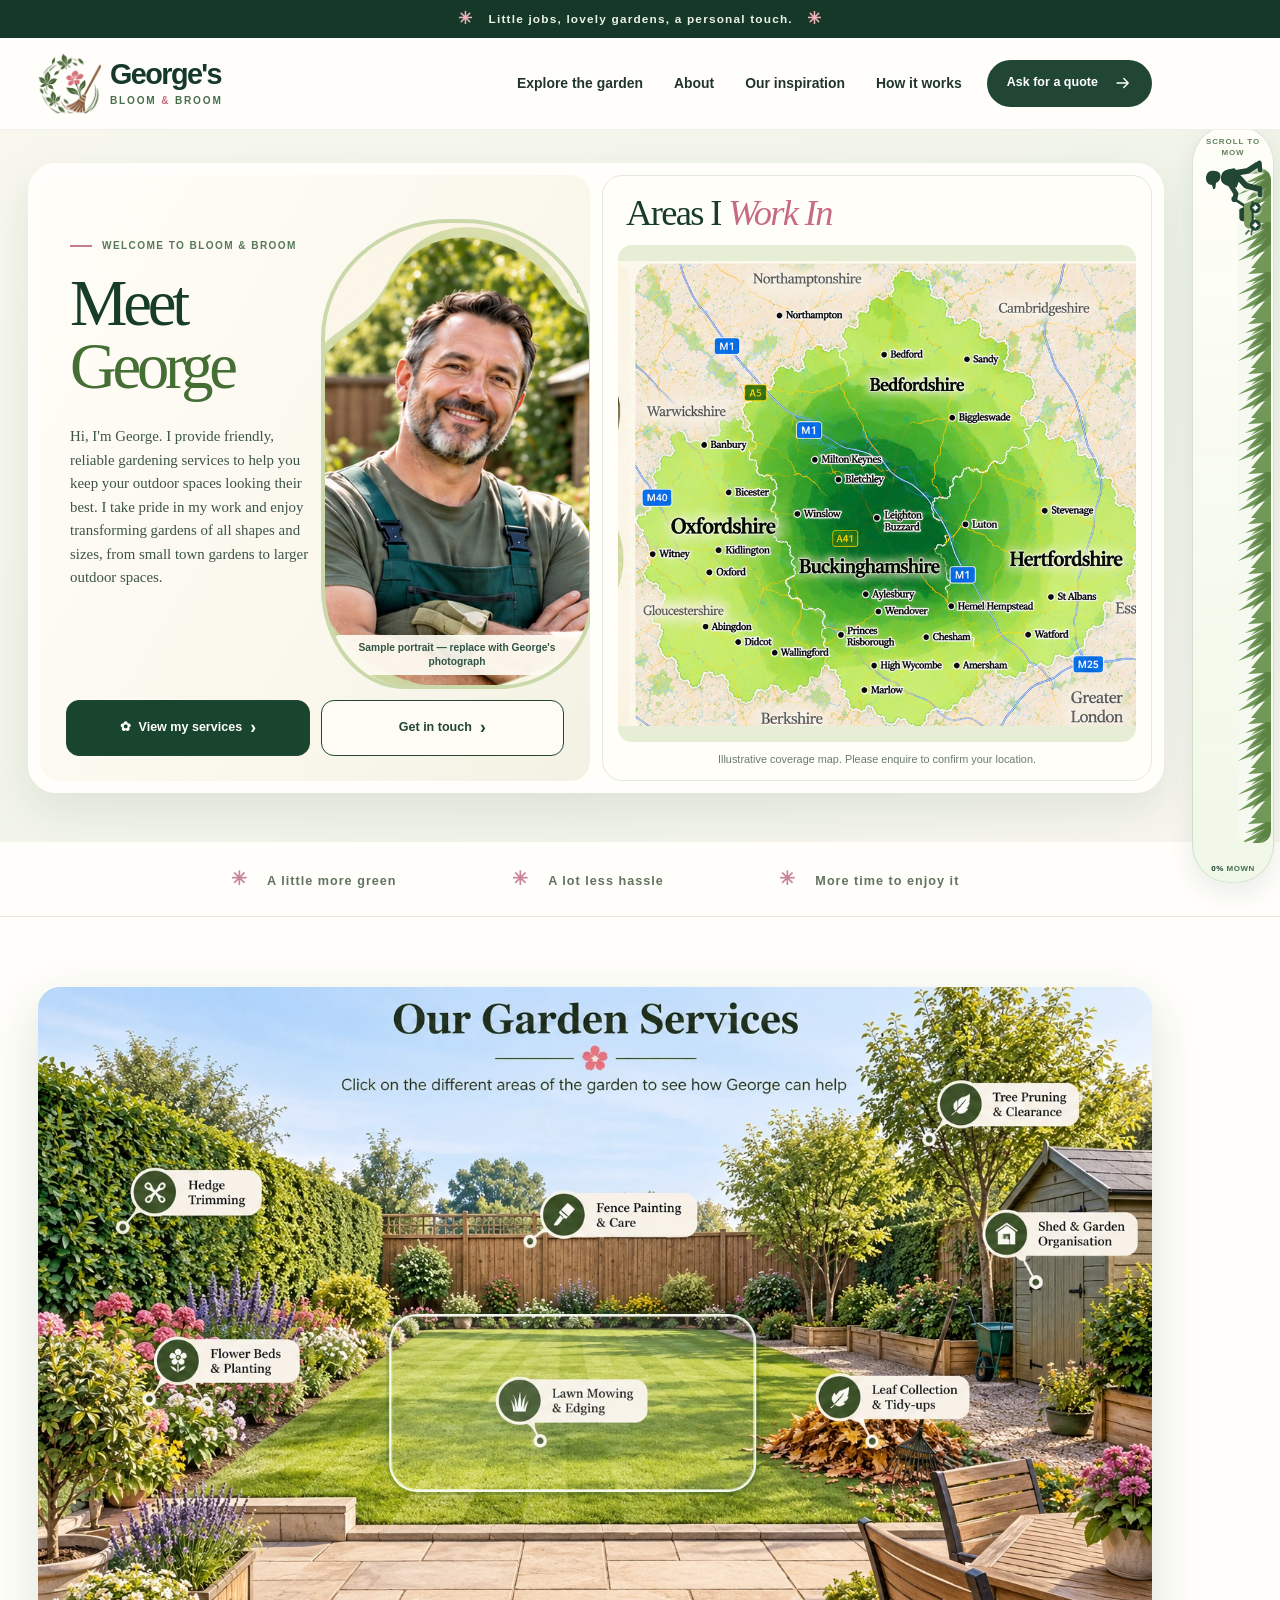
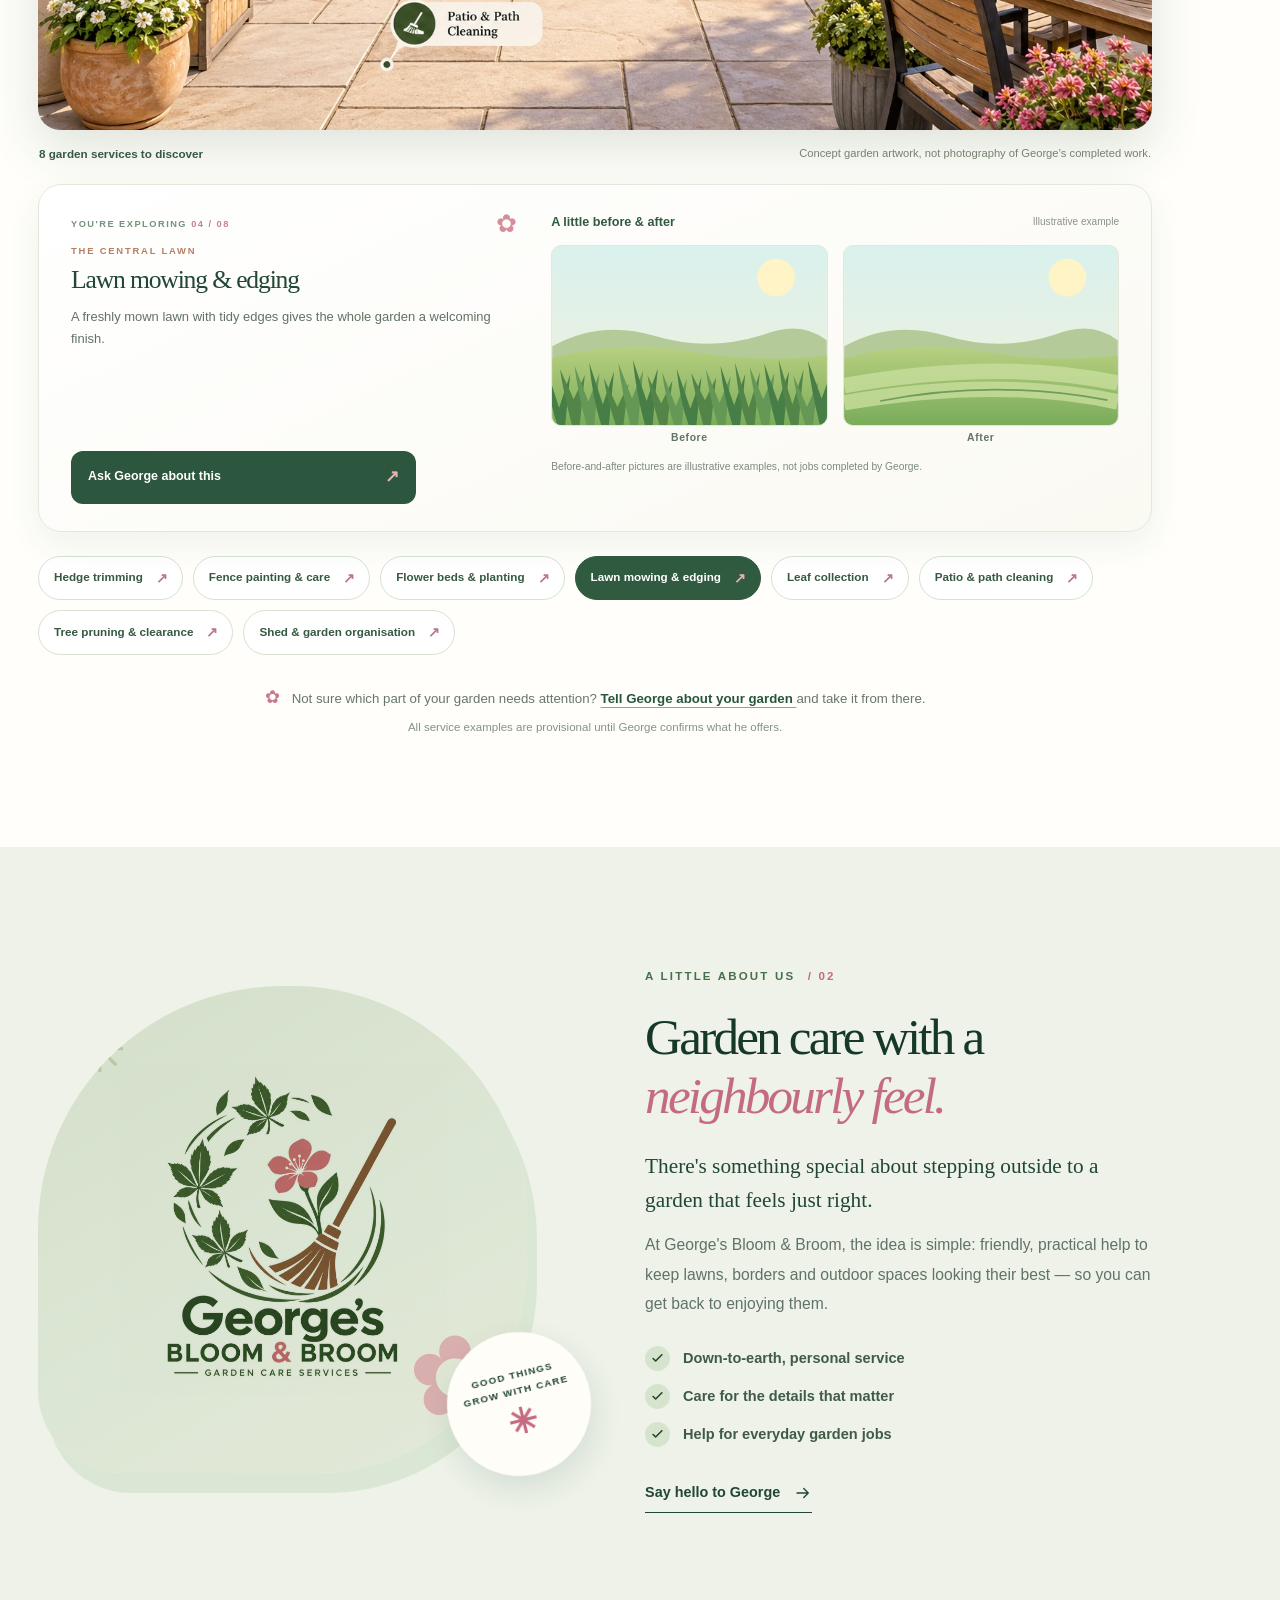
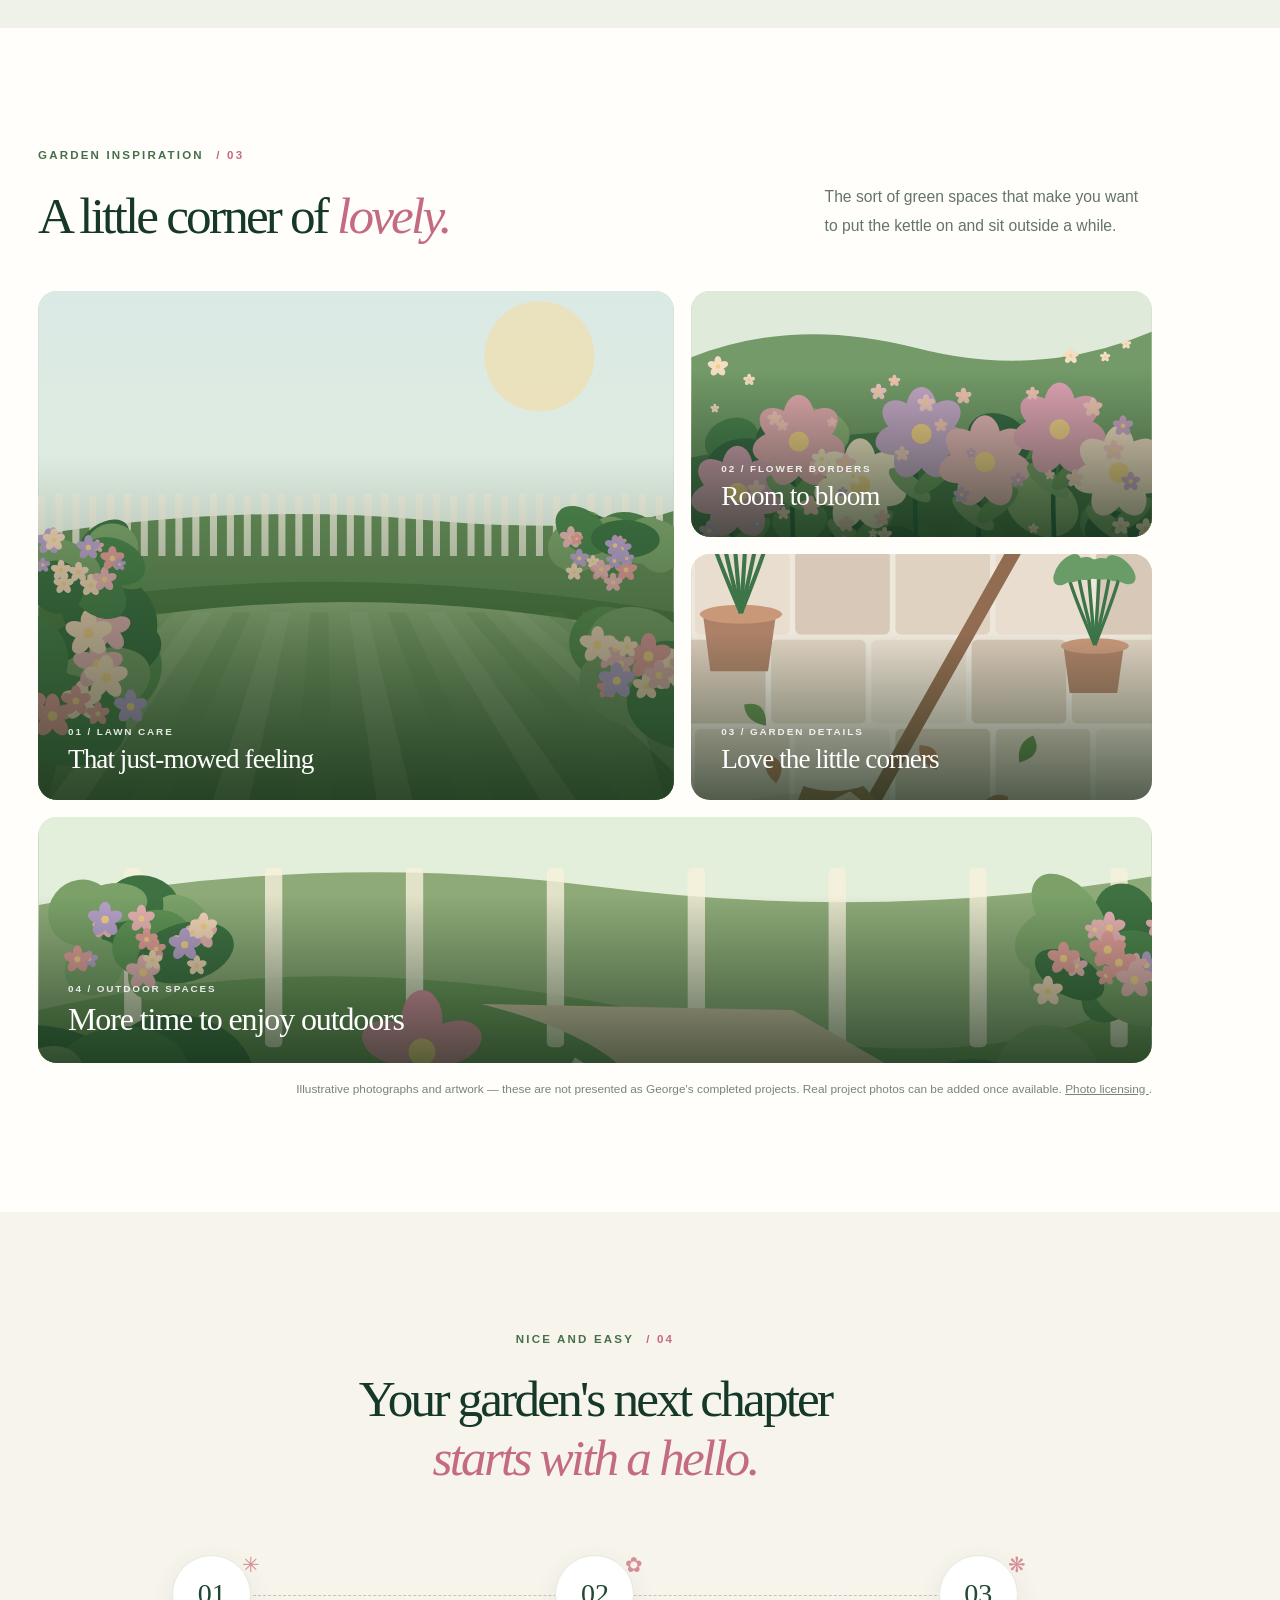
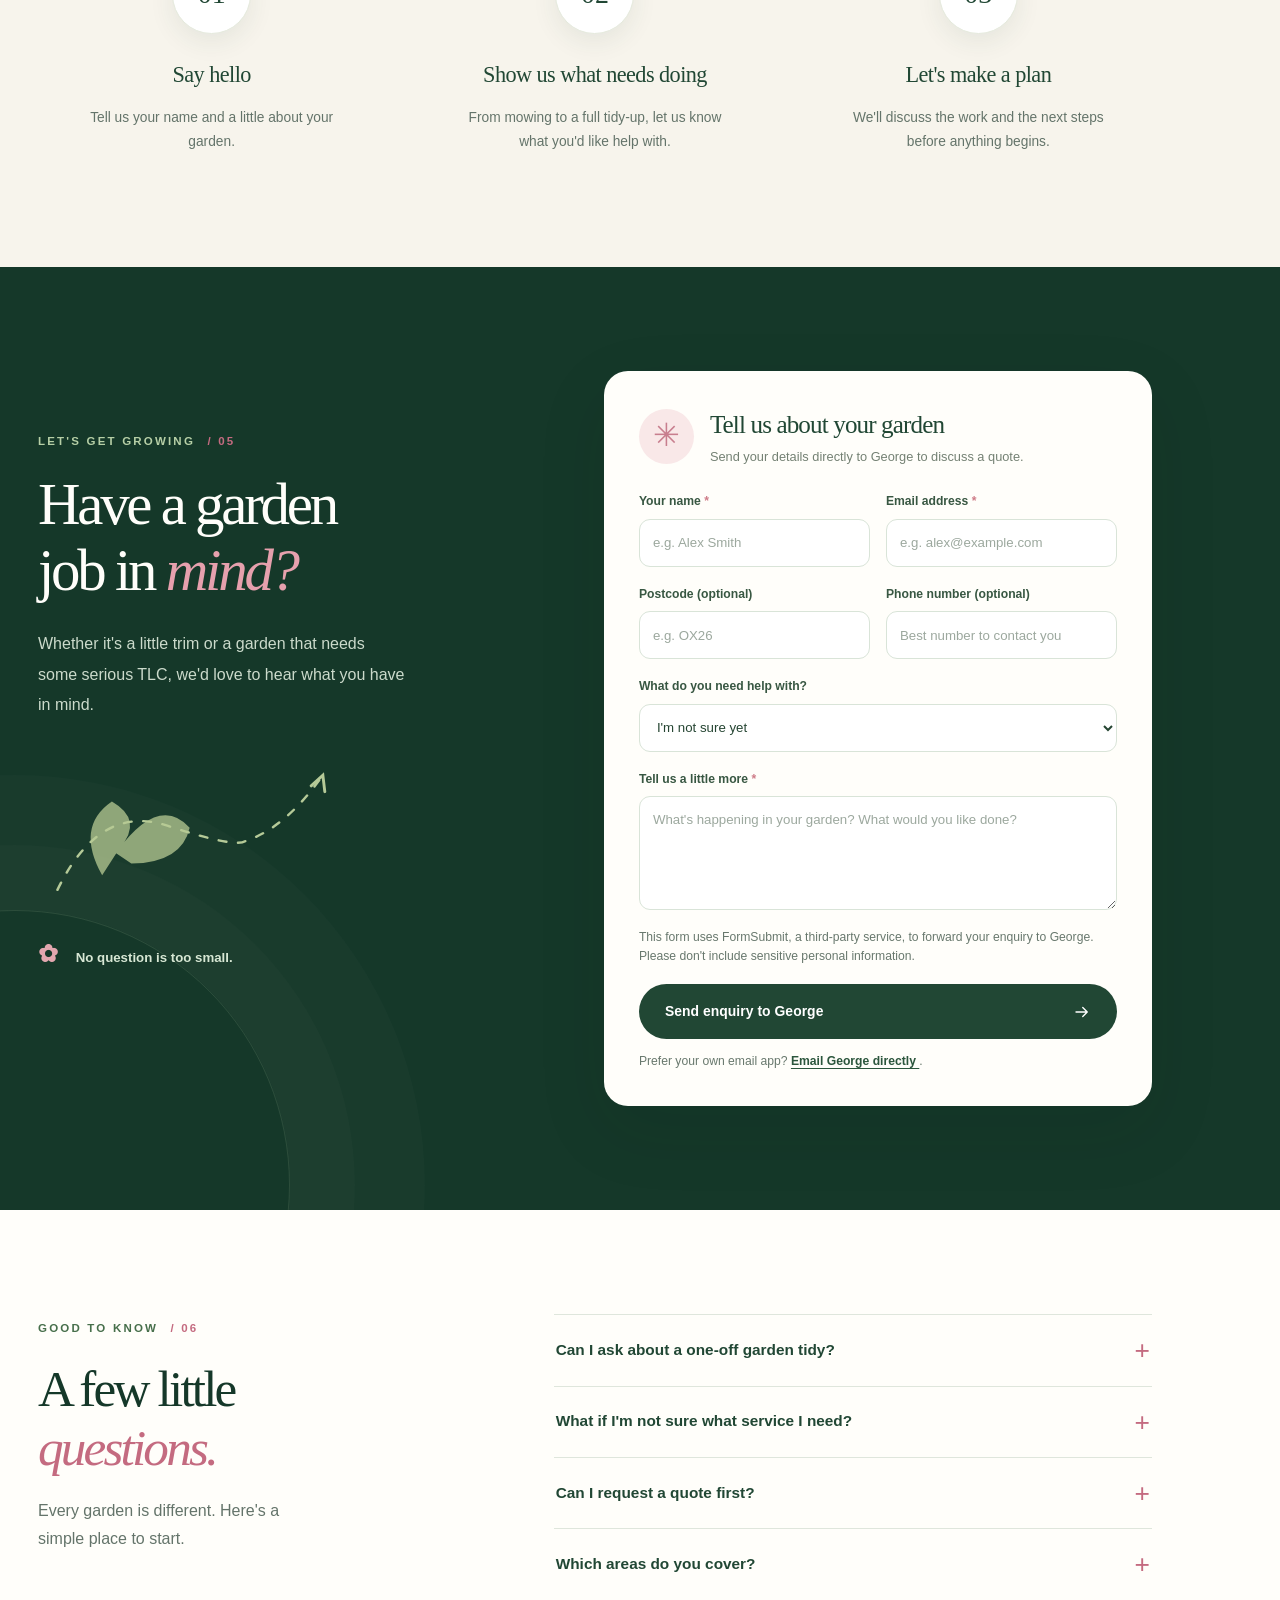
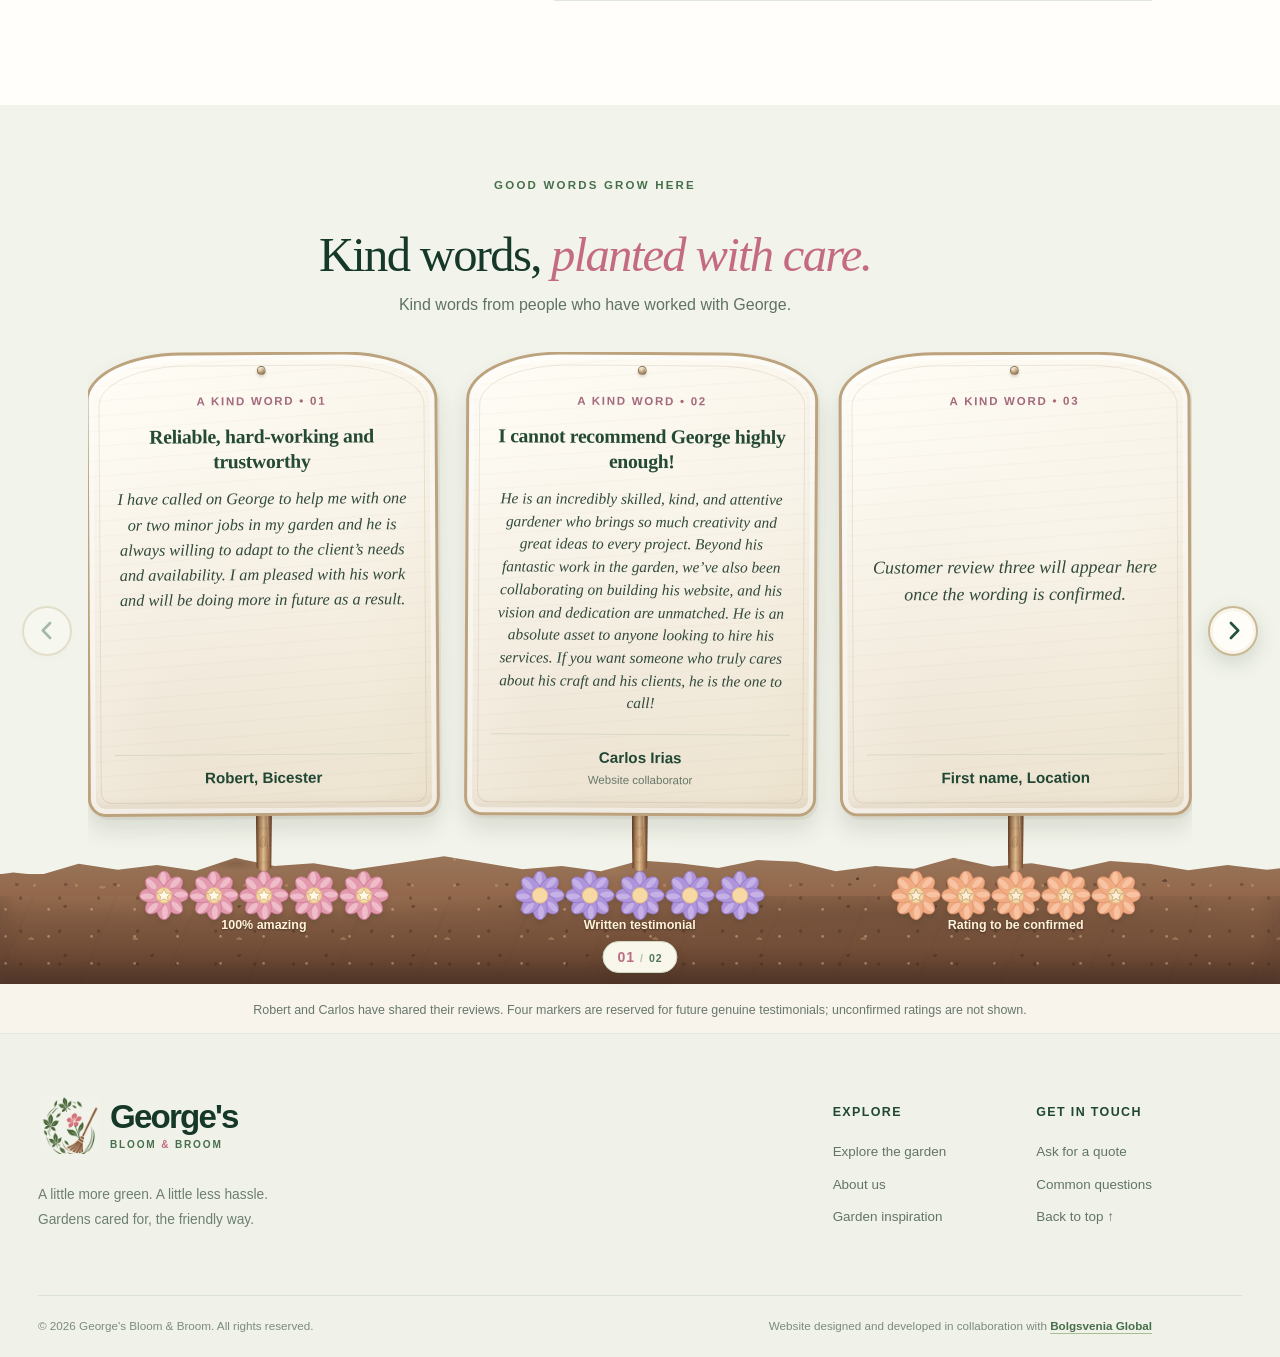
<file: index.html>
<!DOCTYPE html>
<html lang="en-GB">
 <head>
  <meta charset="utf-8"/>
  <meta content="width=device-width, initial-scale=1" name="viewport"/>
  <meta content="#214734" name="theme-color"/>
  <meta content="George's Bloom &amp; Broom &mdash; friendly garden care for lawns, flowers, borders and outdoor spaces. Tell us about your garden and ask for a quote." name="description"/>
  <meta content="website" property="og:type"/>
  <meta content="George's Bloom &amp; Broom | Friendly Garden Care" property="og:title"/>
  <meta content="A little love for your lawn, borders and everything in between." property="og:description"/>
  <title>
   George's Bloom &amp; Broom | Friendly Garden Care
  </title>
  <link href="assets/favicon.svg" rel="icon" type="image/svg+xml"/>
  <link href="styles.css?v=20261026-carousel" rel="stylesheet"/>
  <script defer src="review-carousel.js?v=20261026"></script>
  <script defer="" src="script.js">
  </script>
 </head>
 <body>
  <a class="skip-link" href="#main">
   Skip to content
  </a>
  <svg aria-hidden="true" class="icon-defs" focusable="false" xmlns="http://www.w3.org/2000/svg">
   <symbol id="i-arrow" viewbox="0 0 24 24">
    <path d="M4 12h15m-6-6 6 6-6 6">
    </path>
   </symbol>
   <symbol id="i-grass" viewbox="0 0 48 48">
    <path d="M6 40h36M17 40C8 27 12 21 12 21s7 7 9 19M25 40c0-19 6-29 6-29s1 15-1 29M33 40c3-11 8-15 8-15s-2 11-3 15">
    </path>
   </symbol>
   <symbol id="i-flower" viewbox="0 0 48 48">
    <circle cx="25" cy="16" r="4">
    </circle>
    <path d="M25 12c-6-12-12-3-6 2-13-4-12 8-2 8-7 9 5 13 8 4 4 9 15 4 9-4 10-1 9-12-3-9 5-9-4-14-6-1ZM25 28v15m0-6-8-5m8 7 8-6">
    </path>
   </symbol>
   <symbol id="i-shears" viewbox="0 0 48 48">
    <circle cx="14" cy="34" r="6">
    </circle>
    <circle cx="30" cy="36" r="6">
    </circle>
    <path d="M18 30 39 8M25 32 9 8m10 23 6-7">
    </path>
   </symbol>
   <symbol id="i-sprout" viewbox="0 0 48 48">
    <path d="M24 42V19m0 8C11 27 8 22 7 13c10-1 17 2 17 14Zm0-9c2-10 9-14 19-14 0 11-7 17-19 17">
    </path>
   </symbol>
   <symbol id="i-rake" viewbox="0 0 48 48">
    <path d="M33 7 17 32m-8 2 23 7M14 25l21 13m-23-8 4 7m2-12 4 12m2-10 3 11m4-8 1 6">
    </path>
   </symbol>
   <symbol id="i-sun" viewbox="0 0 48 48">
    <circle cx="25" cy="20" r="9">
    </circle>
    <path d="M25 4v4m0 24v4M9 20H5m36 0h-4M13 8l3 3m18 18 3 3m-3-24-3 3M13 32l3-3M8 42h34">
    </path>
   </symbol>
   <symbol id="i-check" viewbox="0 0 24 24">
    <path d="m5 12 4 4 10-10">
    </path>
   </symbol>
   <symbol id="i-pin" viewbox="0 0 24 24">
    <path d="M20 10c0 6-8 12-8 12S4 16 4 10a8 8 0 1 1 16 0Z">
    </path>
    <circle cx="12" cy="10" r="2.5">
    </circle>
   </symbol>
  </svg>
  <!-- Interactive desktop scrollbar. Normal page scrolling remains available on smaller screens. -->
  <aside aria-controls="main" aria-label="Garden mower page scrollbar" aria-orientation="vertical" aria-valuemax="100" aria-valuemin="0" aria-valuenow="0" aria-valuetext="At the top of the page" class="mower-scroll" hidden="" id="mower-scroll" role="scrollbar" tabindex="0">
   <span aria-hidden="true" class="mower-scroll-label">
    SCROLL TO MOW
   </span>
   <div aria-hidden="true" class="mower-track" id="mower-track">
    <span class="mower-lawn">
     <span class="mower-long-grass">
     </span>
     <span class="mower-cut-grass" id="mower-cut-grass">
     </span>
    </span>
    <span class="mower-thumb" id="mower-thumb">
     <img alt="" draggable="false" height="82" src="assets/mower-gardener.svg" width="91"/>
     <span aria-hidden="true" class="mower-clippings">
      <i>
      </i>
      <i>
      </i>
      <i>
      </i>
      <i>
      </i>
      <i>
      </i>
     </span>
    </span>
   </div>
   <span aria-hidden="true" class="mower-scroll-footer">
    <span class="mower-progress" id="mower-progress">
     0%
    </span>
    MOWN
   </span>
  </aside>
  <div class="top-note">
   <span aria-hidden="true" class="top-note-flower">
    ✳
   </span>
   Little jobs, lovely gardens, a personal touch.
   <span aria-hidden="true" class="top-note-flower">
    ✳
   </span>
  </div>
  <header class="site-header" id="top">
   <div class="container header-inner">
    <a aria-label="George's Bloom &amp; Broom homepage" class="brand" href="#top">
     <span class="brand-mark-wrap">
      <img alt="" class="brand-mark" height="58" src="assets/logo-symbol.png" width="58"/>
     </span>
     <span class="brand-lettering">
      <strong>
       George's
      </strong>
      <span>
       BLOOM
       <b>
        &amp;
       </b>
       BROOM
      </span>
     </span>
    </a>
    <nav aria-label="Main navigation" class="site-nav" id="site-nav">
     <a href="#services">
      Explore the garden
     </a>
     <a href="#about">
      About
     </a>
     <a href="#gallery">
      Our inspiration
     </a>
     <a href="#how-it-works">
      How it works
     </a>
     <a class="mobile-nav-contact" href="#quote">
      Ask for a quote
     </a>
    </nav>
    <a class="btn btn-small header-cta" href="#quote">
     Ask for a quote
     <svg class="arrow-icon">
      <use href="#i-arrow">
      </use>
     </svg>
    </a>
    <button aria-controls="site-nav" aria-expanded="false" aria-label="Open menu" class="menu-button" type="button">
     <span>
     </span>
     <span>
     </span>
     <span>
     </span>
    </button>
   </div>
  <!-- Decorative thicker vine; does not replace the existing navigation. -->
<div class="gb-vine-border" id="gb-vine-border" aria-hidden="true">
<svg class="gb-vine-svg" viewBox="0 0 1200 82" preserveAspectRatio="none" focusable="false" aria-hidden="true">
<path class="gb-vine-shadow" d="M-30 44 C45 27 113 39 174 43 S283 55 345 43 S460 27 524 40 S641 57 707 43 S836 26 893 40 S1032 53 1104 43 S1182 36 1230 43"/>
<path class="gb-vine-growing" pathLength="1000" stroke-dasharray="1000 1000" stroke-dashoffset="800" d="M-30 44 C45 27 113 39 174 43 S283 55 345 43 S460 27 524 40 S641 57 707 43 S836 26 893 40 S1032 53 1104 43 S1182 36 1230 43"/>
<g class="gb-vine-sprig" transform="translate(30.0 46.7) rotate(0) scale(0.92)">
<path class="gb-vine-stem" d="M0 0 Q-6 -19 -27 -27"/>
<path class="gb-vine-leaf" d="M-26 -27 Q-41 -51 -55 -40 Q-55 -22 -26 -27Z"/>
<path class="gb-vine-leaf gb-vine-small-leaf" d="M-11 -13 Q-8 -35 6 -36 Q9 -18 -11 -13Z"/>
</g>
<g class="gb-vine-sprig" transform="translate(75.0 49.3) rotate(-8) scale(1.03)">
<path class="gb-vine-stem" d="M0 0 Q11 14 27 24"/>
<path class="gb-vine-leaf" d="M26 23 Q50 16 53 35 Q39 48 26 23Z"/>
<path class="gb-vine-leaf gb-vine-small-leaf" d="M12 10 Q10 31 -6 31 Q-6 15 12 10Z"/>
</g>
<g class="gb-vine-sprig" transform="translate(120.0 47.2) rotate(7) scale(0.9)">
<path class="gb-vine-stem" d="M0 0 Q-6 -19 -27 -27"/>
<path class="gb-vine-leaf" d="M-26 -27 Q-41 -51 -55 -40 Q-55 -22 -26 -27Z"/>
<path class="gb-vine-leaf gb-vine-small-leaf" d="M-11 -13 Q-8 -35 6 -36 Q9 -18 -11 -13Z"/>
</g>
<g class="gb-vine-sprig" transform="translate(165.0 45.5) rotate(-5) scale(1.12)">
<path class="gb-vine-stem" d="M0 0 Q11 14 27 24"/>
<path class="gb-vine-leaf" d="M26 23 Q50 16 53 35 Q39 48 26 23Z"/>
<path class="gb-vine-leaf gb-vine-small-leaf" d="M12 10 Q10 31 -6 31 Q-6 15 12 10Z"/>
</g>
<g class="gb-vine-sprig" transform="translate(210.0 44.0) rotate(10) scale(1.0)">
<path class="gb-vine-stem" d="M0 0 Q-6 -19 -27 -27"/>
<path class="gb-vine-leaf" d="M-26 -27 Q-41 -51 -55 -40 Q-55 -22 -26 -27Z"/>
<path class="gb-vine-leaf gb-vine-small-leaf" d="M-11 -13 Q-8 -35 6 -36 Q9 -18 -11 -13Z"/>
</g>
<g class="gb-vine-sprig" transform="translate(255.0 39.2) rotate(0) scale(0.92)">
<path class="gb-vine-stem" d="M0 0 Q11 14 27 24"/>
<path class="gb-vine-leaf" d="M26 23 Q50 16 53 35 Q39 48 26 23Z"/>
<path class="gb-vine-leaf gb-vine-small-leaf" d="M12 10 Q10 31 -6 31 Q-6 15 12 10Z"/>
</g>
<g class="gb-vine-sprig" transform="translate(300.0 33.7) rotate(-8) scale(1.03)">
<path class="gb-vine-stem" d="M0 0 Q-6 -19 -27 -27"/>
<path class="gb-vine-leaf" d="M-26 -27 Q-41 -51 -55 -40 Q-55 -22 -26 -27Z"/>
<path class="gb-vine-leaf gb-vine-small-leaf" d="M-11 -13 Q-8 -35 6 -36 Q9 -18 -11 -13Z"/>
</g>
<g class="gb-vine-sprig" transform="translate(345.0 34.2) rotate(7) scale(0.9)">
<path class="gb-vine-stem" d="M0 0 Q11 14 27 24"/>
<path class="gb-vine-leaf" d="M26 23 Q50 16 53 35 Q39 48 26 23Z"/>
<path class="gb-vine-leaf gb-vine-small-leaf" d="M12 10 Q10 31 -6 31 Q-6 15 12 10Z"/>
</g>
<g class="gb-vine-sprig" transform="translate(390.0 39.9) rotate(-5) scale(1.12)">
<path class="gb-vine-stem" d="M0 0 Q-6 -19 -27 -27"/>
<path class="gb-vine-leaf" d="M-26 -27 Q-41 -51 -55 -40 Q-55 -22 -26 -27Z"/>
<path class="gb-vine-leaf gb-vine-small-leaf" d="M-11 -13 Q-8 -35 6 -36 Q9 -18 -11 -13Z"/>
</g>
<g class="gb-vine-sprig" transform="translate(435.0 44.1) rotate(10) scale(1.0)">
<path class="gb-vine-stem" d="M0 0 Q11 14 27 24"/>
<path class="gb-vine-leaf" d="M26 23 Q50 16 53 35 Q39 48 26 23Z"/>
<path class="gb-vine-leaf gb-vine-small-leaf" d="M12 10 Q10 31 -6 31 Q-6 15 12 10Z"/>
</g>
<g class="gb-vine-sprig" transform="translate(480.0 45.4) rotate(0) scale(0.92)">
<path class="gb-vine-stem" d="M0 0 Q-6 -19 -27 -27"/>
<path class="gb-vine-leaf" d="M-26 -27 Q-41 -51 -55 -40 Q-55 -22 -26 -27Z"/>
<path class="gb-vine-leaf gb-vine-small-leaf" d="M-11 -13 Q-8 -35 6 -36 Q9 -18 -11 -13Z"/>
</g>
<g class="gb-vine-sprig" transform="translate(525.0 47.6) rotate(-8) scale(1.03)">
<path class="gb-vine-stem" d="M0 0 Q11 14 27 24"/>
<path class="gb-vine-leaf" d="M26 23 Q50 16 53 35 Q39 48 26 23Z"/>
<path class="gb-vine-leaf gb-vine-small-leaf" d="M12 10 Q10 31 -6 31 Q-6 15 12 10Z"/>
</g>
<g class="gb-vine-sprig" transform="translate(570.0 49.5) rotate(7) scale(0.9)">
<path class="gb-vine-stem" d="M0 0 Q-6 -19 -27 -27"/>
<path class="gb-vine-leaf" d="M-26 -27 Q-41 -51 -55 -40 Q-55 -22 -26 -27Z"/>
<path class="gb-vine-leaf gb-vine-small-leaf" d="M-11 -13 Q-8 -35 6 -36 Q9 -18 -11 -13Z"/>
</g>
<g class="gb-vine-sprig" transform="translate(615.0 46.0) rotate(-5) scale(1.12)">
<path class="gb-vine-stem" d="M0 0 Q11 14 27 24"/>
<path class="gb-vine-leaf" d="M26 23 Q50 16 53 35 Q39 48 26 23Z"/>
<path class="gb-vine-leaf gb-vine-small-leaf" d="M12 10 Q10 31 -6 31 Q-6 15 12 10Z"/>
</g>
<g class="gb-vine-sprig" transform="translate(660.0 38.7) rotate(10) scale(1.0)">
<path class="gb-vine-stem" d="M0 0 Q-6 -19 -27 -27"/>
<path class="gb-vine-leaf" d="M-26 -27 Q-41 -51 -55 -40 Q-55 -22 -26 -27Z"/>
<path class="gb-vine-leaf gb-vine-small-leaf" d="M-11 -13 Q-8 -35 6 -36 Q9 -18 -11 -13Z"/>
</g>
<g class="gb-vine-sprig" transform="translate(705.0 34.9) rotate(0) scale(0.92)">
<path class="gb-vine-stem" d="M0 0 Q11 14 27 24"/>
<path class="gb-vine-leaf" d="M26 23 Q50 16 53 35 Q39 48 26 23Z"/>
<path class="gb-vine-leaf gb-vine-small-leaf" d="M12 10 Q10 31 -6 31 Q-6 15 12 10Z"/>
</g>
<g class="gb-vine-sprig" transform="translate(750.0 36.3) rotate(-8) scale(1.03)">
<path class="gb-vine-stem" d="M0 0 Q-6 -19 -27 -27"/>
<path class="gb-vine-leaf" d="M-26 -27 Q-41 -51 -55 -40 Q-55 -22 -26 -27Z"/>
<path class="gb-vine-leaf gb-vine-small-leaf" d="M-11 -13 Q-8 -35 6 -36 Q9 -18 -11 -13Z"/>
</g>
<g class="gb-vine-sprig" transform="translate(795.0 38.1) rotate(7) scale(0.9)">
<path class="gb-vine-stem" d="M0 0 Q11 14 27 24"/>
<path class="gb-vine-leaf" d="M26 23 Q50 16 53 35 Q39 48 26 23Z"/>
<path class="gb-vine-leaf gb-vine-small-leaf" d="M12 10 Q10 31 -6 31 Q-6 15 12 10Z"/>
</g>
<g class="gb-vine-sprig" transform="translate(840.0 39.2) rotate(-5) scale(1.12)">
<path class="gb-vine-stem" d="M0 0 Q-6 -19 -27 -27"/>
<path class="gb-vine-leaf" d="M-26 -27 Q-41 -51 -55 -40 Q-55 -22 -26 -27Z"/>
<path class="gb-vine-leaf gb-vine-small-leaf" d="M-11 -13 Q-8 -35 6 -36 Q9 -18 -11 -13Z"/>
</g>
<g class="gb-vine-sprig" transform="translate(885.0 43.5) rotate(10) scale(1.0)">
<path class="gb-vine-stem" d="M0 0 Q11 14 27 24"/>
<path class="gb-vine-leaf" d="M26 23 Q50 16 53 35 Q39 48 26 23Z"/>
<path class="gb-vine-leaf gb-vine-small-leaf" d="M12 10 Q10 31 -6 31 Q-6 15 12 10Z"/>
</g>
<g class="gb-vine-sprig" transform="translate(930.0 49.5) rotate(0) scale(0.92)">
<path class="gb-vine-stem" d="M0 0 Q-6 -19 -27 -27"/>
<path class="gb-vine-leaf" d="M-26 -27 Q-41 -51 -55 -40 Q-55 -22 -26 -27Z"/>
<path class="gb-vine-leaf gb-vine-small-leaf" d="M-11 -13 Q-8 -35 6 -36 Q9 -18 -11 -13Z"/>
</g>
<g class="gb-vine-sprig" transform="translate(975.0 50.5) rotate(-8) scale(1.03)">
<path class="gb-vine-stem" d="M0 0 Q11 14 27 24"/>
<path class="gb-vine-leaf" d="M26 23 Q50 16 53 35 Q39 48 26 23Z"/>
<path class="gb-vine-leaf gb-vine-small-leaf" d="M12 10 Q10 31 -6 31 Q-6 15 12 10Z"/>
</g>
<g class="gb-vine-sprig" transform="translate(1020.0 45.4) rotate(7) scale(0.9)">
<path class="gb-vine-stem" d="M0 0 Q-6 -19 -27 -27"/>
<path class="gb-vine-leaf" d="M-26 -27 Q-41 -51 -55 -40 Q-55 -22 -26 -27Z"/>
<path class="gb-vine-leaf gb-vine-small-leaf" d="M-11 -13 Q-8 -35 6 -36 Q9 -18 -11 -13Z"/>
</g>
<g class="gb-vine-sprig" transform="translate(1065.0 40.7) rotate(-5) scale(1.12)">
<path class="gb-vine-stem" d="M0 0 Q11 14 27 24"/>
<path class="gb-vine-leaf" d="M26 23 Q50 16 53 35 Q39 48 26 23Z"/>
<path class="gb-vine-leaf gb-vine-small-leaf" d="M12 10 Q10 31 -6 31 Q-6 15 12 10Z"/>
</g>
<g class="gb-vine-sprig" transform="translate(1110.0 39.0) rotate(10) scale(1.0)">
<path class="gb-vine-stem" d="M0 0 Q-6 -19 -27 -27"/>
<path class="gb-vine-leaf" d="M-26 -27 Q-41 -51 -55 -40 Q-55 -22 -26 -27Z"/>
<path class="gb-vine-leaf gb-vine-small-leaf" d="M-11 -13 Q-8 -35 6 -36 Q9 -18 -11 -13Z"/>
</g>
<g class="gb-vine-sprig" transform="translate(1155.0 37.0) rotate(0) scale(0.92)">
<path class="gb-vine-stem" d="M0 0 Q11 14 27 24"/>
<path class="gb-vine-leaf" d="M26 23 Q50 16 53 35 Q39 48 26 23Z"/>
<path class="gb-vine-leaf gb-vine-small-leaf" d="M12 10 Q10 31 -6 31 Q-6 15 12 10Z"/>
</g>
<g class="gb-vine-static-flower" transform="translate(245 43) scale(1.2)">
<ellipse class="gb-vine-petal" cx="0" cy="-9.3" rx="6.9" ry="10.3" transform="rotate(0)"/>
<ellipse class="gb-vine-petal" cx="0" cy="-9.3" rx="6.9" ry="10.3" transform="rotate(72)"/>
<ellipse class="gb-vine-petal" cx="0" cy="-9.3" rx="6.9" ry="10.3" transform="rotate(144)"/>
<ellipse class="gb-vine-petal" cx="0" cy="-9.3" rx="6.9" ry="10.3" transform="rotate(216)"/>
<ellipse class="gb-vine-petal" cx="0" cy="-9.3" rx="6.9" ry="10.3" transform="rotate(288)"/>
<circle class="gb-vine-flower-centre" r="5.6"/>
<circle cx="-1.3" cy="-1.3" r="1.7" fill="#fff5ca"/>
</g>
<g class="gb-vine-static-flower" transform="translate(510 37) scale(0.92)">
<ellipse class="gb-vine-petal" cx="0" cy="-9.3" rx="6.9" ry="10.3" transform="rotate(0)"/>
<ellipse class="gb-vine-petal" cx="0" cy="-9.3" rx="6.9" ry="10.3" transform="rotate(72)"/>
<ellipse class="gb-vine-petal" cx="0" cy="-9.3" rx="6.9" ry="10.3" transform="rotate(144)"/>
<ellipse class="gb-vine-petal" cx="0" cy="-9.3" rx="6.9" ry="10.3" transform="rotate(216)"/>
<ellipse class="gb-vine-petal" cx="0" cy="-9.3" rx="6.9" ry="10.3" transform="rotate(288)"/>
<circle class="gb-vine-flower-centre" r="5.6"/>
<circle cx="-1.3" cy="-1.3" r="1.7" fill="#fff5ca"/>
</g>
<g class="gb-vine-static-flower" transform="translate(786 42) scale(1.23)">
<ellipse class="gb-vine-petal" cx="0" cy="-9.3" rx="6.9" ry="10.3" transform="rotate(0)"/>
<ellipse class="gb-vine-petal" cx="0" cy="-9.3" rx="6.9" ry="10.3" transform="rotate(72)"/>
<ellipse class="gb-vine-petal" cx="0" cy="-9.3" rx="6.9" ry="10.3" transform="rotate(144)"/>
<ellipse class="gb-vine-petal" cx="0" cy="-9.3" rx="6.9" ry="10.3" transform="rotate(216)"/>
<ellipse class="gb-vine-petal" cx="0" cy="-9.3" rx="6.9" ry="10.3" transform="rotate(288)"/>
<circle class="gb-vine-flower-centre" r="5.6"/>
<circle cx="-1.3" cy="-1.3" r="1.7" fill="#fff5ca"/>
</g>
<g class="gb-vine-static-flower" transform="translate(1056 43) scale(1.03)">
<ellipse class="gb-vine-petal" cx="0" cy="-9.3" rx="6.9" ry="10.3" transform="rotate(0)"/>
<ellipse class="gb-vine-petal" cx="0" cy="-9.3" rx="6.9" ry="10.3" transform="rotate(72)"/>
<ellipse class="gb-vine-petal" cx="0" cy="-9.3" rx="6.9" ry="10.3" transform="rotate(144)"/>
<ellipse class="gb-vine-petal" cx="0" cy="-9.3" rx="6.9" ry="10.3" transform="rotate(216)"/>
<ellipse class="gb-vine-petal" cx="0" cy="-9.3" rx="6.9" ry="10.3" transform="rotate(288)"/>
<circle class="gb-vine-flower-centre" r="5.6"/>
<circle cx="-1.3" cy="-1.3" r="1.7" fill="#fff5ca"/>
</g>
</svg>
<span class="gb-hover-flower" aria-hidden="true">
 <svg viewBox="0 0 60 60" focusable="false" aria-hidden="true">
   <g class="gb-hover-petals">
     <ellipse cx="30" cy="14.5" rx="10.1" ry="14.6" />
     <ellipse cx="30" cy="14.5" rx="10.1" ry="14.6" transform="rotate(72 30 30)" />
     <ellipse cx="30" cy="14.5" rx="10.1" ry="14.6" transform="rotate(144 30 30)" />
     <ellipse cx="30" cy="14.5" rx="10.1" ry="14.6" transform="rotate(216 30 30)" />
     <ellipse cx="30" cy="14.5" rx="10.1" ry="14.6" transform="rotate(288 30 30)" />
   </g>
   <circle cx="30" cy="30" r="8.4" fill="#f9d78d" stroke="#d1a86e" stroke-width="1.3" />
   <circle cx="27" cy="27" r="2" fill="#fff5d3" />
 </svg>
</span>
</div>
</header>
  <main id="main">
   <!-- WELCOME SECTION: Meet George and areas covered.
     Replace the original <section class="hero"> ... </section> ONLY.
     Photo is an illustrative stand-in, not a photograph of George.
     Map is illustrative; verify borders and availability before presenting as exact coverage. -->
<section class="gb-welcome" aria-labelledby="hero-title" id="welcome">
  <div class="gb-welcome-layout">
    <div class="gb-welcome-about">
      <div class="gb-welcome-copy">
        <p class="gb-welcome-kicker">WELCOME TO BLOOM &amp; BROOM</p>
        <h1 id="hero-title">Meet <span>George</span></h1>
        <p class="gb-welcome-bio">
          Hi, I'm George. I provide friendly, reliable gardening services
          to help you keep your outdoor spaces looking their best. I take
          pride in my work and enjoy transforming gardens of all shapes
          and sizes, from small town gardens to larger outdoor spaces.
        </p>
      </div>
      <figure class="gb-welcome-portrait">
        <img
          src="assets/meet-george-placeholder.jpg"
          alt="Illustrative portrait of a gardener. This is a sample image, not George."
          width="436" height="611" fetchpriority="high"
        />
        <figcaption>Sample portrait &mdash; replace with George's photograph</figcaption>
      </figure>
      <div class="gb-welcome-actions">
        <a class="gb-welcome-button gb-welcome-button-primary" href="#services">
          <span aria-hidden="true">&#10047;</span>
          View my services
          <span class="gb-welcome-button-arrow" aria-hidden="true">&rsaquo;</span>
        </a>
        <a class="gb-welcome-button gb-welcome-button-outline" href="#quote">
          Get in touch
          <span class="gb-welcome-button-arrow" aria-hidden="true">&rsaquo;</span>
        </a>
      </div>
    </div>
    <div class="gb-welcome-map-panel" aria-labelledby="gb-welcome-map-title">
      <h2 id="gb-welcome-map-title">Areas I <em>Work In</em></h2>
      <div class="gb-welcome-map-frame">
        <img
          src="assets/service-area-illustration.jpg"
          alt="Illustrative green coverage shading centred around Leighton Buzzard, extending towards Oxfordshire, Buckinghamshire, Bedfordshire and Hertfordshire. The shapes are a design concept and not verified county boundaries."
          width="866" height="778" fetchpriority="high"
        />
      </div>
      <p class="gb-welcome-map-note">
        Illustrative coverage map. Please enquire to confirm your location.
      </p>
    </div>
  </div>
</section>
   <div class="service-strip">
    <div class="container strip-inner">
     <span>
      <i aria-hidden="true">
       ✳
      </i>
      A little more green
     </span>
     <span>
      <i aria-hidden="true">
       ✳
      </i>
      A lot less hassle
     </span>
     <span>
      <i aria-hidden="true">
       ✳
      </i>
      More time to enjoy it
     </span>
    </div>
   </div>
   <section aria-labelledby="services-title" class="section services-section virtual-garden-section preferred-garden-design" id="services">
    <div class="container">
     <div class="section-heading garden-heading">
      <div>
       <span class="section-label">
        A GARDEN FULL OF POSSIBILITIES
        <span aria-hidden="true">
         / 01
        </span>
       </span>
       <h2 id="services-title">
        Explore our garden services
       </h2>
      </div>
      <div class="garden-intro">
       <p>
        Hover over an area of the garden to reveal the service name, or tap an area on mobile.
       </p>
       <span class="garden-instruction">
        Hover to reveal &middot; Tap on mobile
       </span>
      </div>
     </div>
     <div class="garden-explorer" id="garden-explorer">
      <div class="garden-scene-column">
       <div aria-label="Interactive garden service scene with hover-reveal labels and eight larger clickable areas; swipe sideways on a mobile to explore" class="garden-viewport" tabindex="0">
        <div class="garden-scene approved-service-poster">
         <img alt="Garden services concept: sunny landscaped garden with patio slabs in front of a central lawn, colourful flowerbeds and hedge on the left, wooden fence at the back, trees and a shed on the right." class="garden-artwork" draggable="false" height="1024" loading="lazy" src="assets/garden-services-preferred.webp" width="1536"/>
         <button aria-controls="garden-detail" aria-label="Explore Hedge trimming" aria-pressed="false" class="garden-hotspot poster-hotspot" data-garden="hedges" style="--x:13.5%;--y:31%;--w:19%;--h:34%;--radius:26px" title="Explore Hedge trimming" type="button">
          <span aria-hidden="true" class="area-heading">
           Hedge trimming
          </span>
         </button>
         <button aria-controls="garden-detail" aria-label="Explore Fence painting &amp; care" aria-pressed="false" class="garden-hotspot poster-hotspot" data-garden="fence" style="--x:51%;--y:36%;--w:44%;--h:15%;--radius:16px" title="Explore Fence painting &amp; care" type="button">
          <span aria-hidden="true" class="area-heading">
           Fence painting &amp; care
          </span>
         </button>
         <button aria-controls="garden-detail" aria-label="Explore Flower beds &amp; planting" aria-pressed="false" class="garden-hotspot poster-hotspot" data-garden="borders" style="--x:15%;--y:52%;--w:22%;--h:29%;--radius:28px" title="Explore Flower beds &amp; planting" type="button">
          <span aria-hidden="true" class="area-heading">
           Flower beds &amp; planting
          </span>
         </button>
         <button aria-controls="garden-detail" aria-label="Explore Lawn mowing &amp; edging" aria-pressed="false" class="garden-hotspot poster-hotspot" data-garden="lawn" style="--x:48%;--y:56%;--w:33%;--h:24%;--radius:28px" title="Explore Lawn mowing &amp; edging" type="button">
          <span aria-hidden="true" class="area-heading">
           Lawn mowing &amp; edging
          </span>
         </button>
         <button aria-controls="garden-detail" aria-label="Explore Leaf collection" aria-pressed="false" class="garden-hotspot poster-hotspot" data-garden="leaves" style="--x:77.5%;--y:57%;--w:19%;--h:19%;--radius:24px" title="Explore Leaf collection" type="button">
          <span aria-hidden="true" class="area-heading">
           Leaf collection &amp; tidy-ups
          </span>
         </button>
         <button aria-controls="garden-detail" aria-label="Explore Patio &amp; path cleaning" aria-pressed="false" class="garden-hotspot poster-hotspot" data-garden="patio" style="--x:45%;--y:84%;--w:50%;--h:21%;--radius:18px" title="Explore Patio &amp; path cleaning" type="button">
          <span aria-hidden="true" class="area-heading">
           Patio &amp; path cleaning
          </span>
         </button>
         <button aria-controls="garden-detail" aria-label="Explore Tree pruning &amp; clearance" aria-pressed="false" class="garden-hotspot poster-hotspot" data-garden="tree" style="--x:84%;--y:18.5%;--w:18%;--h:25%;--radius:26px" title="Explore Tree pruning &amp; clearance" type="button">
          <span aria-hidden="true" class="area-heading">
           Tree pruning &amp; clearance
          </span>
         </button>
         <button aria-controls="garden-detail" aria-label="Explore Shed &amp; garden organisation" aria-pressed="false" class="garden-hotspot poster-hotspot" data-garden="shed" style="--x:92%;--y:34%;--w:15%;--h:27%;--radius:16px" title="Explore Shed &amp; garden organisation" type="button">
          <span aria-hidden="true" class="area-heading">
           Shed &amp; garden organisation
          </span>
         </button>
        </div>
       </div>
       <div class="garden-scene-bottom">
        <span class="garden-discover-count">
         8 garden services to discover
        </span>
        <span class="garden-swipe-hint">
         <span aria-hidden="true">
          &larr; &rarr;
         </span>
         Swipe to explore the whole garden
        </span>
        <span class="garden-credit">
         Concept garden artwork, not photography of George&rsquo;s completed work.
        </span>
       </div>
      </div>
      <aside aria-atomic="false" aria-labelledby="garden-detail-title" aria-live="polite" class="garden-detail" id="garden-detail">
       <div class="garden-detail-top">
        <span class="detail-overline">
         YOU'RE EXPLORING
         <span id="garden-detail-number">
          04 / 08
         </span>
        </span>
        <span aria-hidden="true" class="detail-flower">
         ✿
        </span>
       </div>
       <p class="detail-location" id="garden-detail-place">
        THE FRONT LAWN
       </p>
       <h3 id="garden-detail-title">
        Lawn mowing &amp; edging
       </h3>
       <p class="detail-description" id="garden-detail-description">
        A freshly cut lawn and tidy edges make a lovely first impression, without the weekend work.
       </p>
       <div class="garden-examples">
        <div class="examples-heading">
         <strong>
          A little before &amp; after
         </strong>
         <span>
          Illustrative example
         </span>
        </div>
        <div class="examples-pair">
         <figure>
          <img alt="Illustration of long uneven grass" height="210" id="garden-example-before" loading="lazy" src="assets/examples/lawn-before.svg" width="320"/>
          <figcaption>
           Before
          </figcaption>
         </figure>
         <figure>
          <img alt="Illustration of neatly trimmed grass" height="210" id="garden-example-after" loading="lazy" src="assets/examples/lawn-after.svg" width="320"/>
          <figcaption>
           After
          </figcaption>
         </figure>
        </div>
       </div>
       <p class="garden-work-note">
        Before-and-after pictures are illustrative examples, not jobs completed by George.
       </p>
       <a class="garden-enquire" data-service="Lawn mowing &amp; edging" href="#quote" id="garden-enquire">
        Ask George about this
        <span aria-hidden="true">
         &nearrow;
        </span>
       </a>
      </aside>
     </div>
     <div aria-label="Choose a garden service" class="garden-shortcuts" role="group">
      <button aria-pressed="false" class="garden-shortcut" data-garden="hedges" type="button">
       Hedge trimming
       <span aria-hidden="true">
        &nearrow;
       </span>
      </button>
      <button aria-pressed="false" class="garden-shortcut" data-garden="fence" type="button">
       Fence painting &amp; care
       <span aria-hidden="true">
        &nearrow;
       </span>
      </button>
      <button aria-pressed="false" class="garden-shortcut" data-garden="borders" type="button">
       Flower beds &amp; planting
       <span aria-hidden="true">
        &nearrow;
       </span>
      </button>
      <button aria-pressed="false" class="garden-shortcut" data-garden="lawn" type="button">
       Lawn mowing &amp; edging
       <span aria-hidden="true">
        &nearrow;
       </span>
      </button>
      <button aria-pressed="false" class="garden-shortcut" data-garden="leaves" type="button">
       Leaf collection
       <span aria-hidden="true">
        &nearrow;
       </span>
      </button>
      <button aria-pressed="false" class="garden-shortcut" data-garden="patio" type="button">
       Patio &amp; path cleaning
       <span aria-hidden="true">
        &nearrow;
       </span>
      </button>
      <button aria-pressed="false" class="garden-shortcut" data-garden="tree" type="button">
       Tree pruning &amp; clearance
       <span aria-hidden="true">
        &nearrow;
       </span>
      </button>
      <button aria-pressed="false" class="garden-shortcut" data-garden="shed" type="button">
       Shed &amp; garden organisation
       <span aria-hidden="true">
        &nearrow;
       </span>
      </button>
     </div>
     <p class="garden-service-note">
      <span aria-hidden="true">
       ✿
      </span>
      Not sure which part of your garden needs attention?
      <a href="#quote">
       Tell George about your garden
      </a>
      and take it from there.
      <span class="garden-service-confirmation">
       All service examples are provisional until George confirms what he offers.
      </span>
     </p>
    </div>
   </section>
   <section aria-labelledby="about-title" class="about-section" id="about">
    <div class="container about-grid">
     <div class="about-art">
      <div class="about-art-card">
       <div aria-hidden="true" class="about-decor decor-a">
        ✳
       </div>
       <img alt="George's Bloom &amp; Broom logo showing a pink flower, leaves and sweeping broom" height="1254" loading="lazy" src="assets/logo-original.webp" width="1254"/>
       <div aria-hidden="true" class="about-decor decor-b">
        ✿
       </div>
      </div>
      <div class="about-stamp">
       <span>
        GOOD THINGS
        <br/>
        GROW WITH CARE
       </span>
       <span aria-hidden="true" class="stamp-daisy">
        ✳
       </span>
      </div>
     </div>
     <div class="about-copy">
      <span class="section-label">
       A LITTLE ABOUT US
       <span aria-hidden="true">
        / 02
       </span>
      </span>
      <h2 id="about-title">
       Garden care with a
       <em>
        neighbourly feel.
       </em>
      </h2>
      <p class="about-lead">
       There's something special about stepping outside to a garden that feels just right.
      </p>
      <p>
       At George's Bloom &amp; Broom, the idea is simple: friendly, practical help to keep lawns, borders and outdoor spaces looking their best &mdash; so you can get back to enjoying them.
      </p>
      <div class="about-values">
       <div>
        <span class="value-tick">
         <svg>
          <use href="#i-check">
          </use>
         </svg>
        </span>
        <span>
         Down-to-earth, personal service
        </span>
       </div>
       <div>
        <span class="value-tick">
         <svg>
          <use href="#i-check">
          </use>
         </svg>
        </span>
        <span>
         Care for the details that matter
        </span>
       </div>
       <div>
        <span class="value-tick">
         <svg>
          <use href="#i-check">
          </use>
         </svg>
        </span>
        <span>
         Help for everyday garden jobs
        </span>
       </div>
      </div>
      <a class="inline-arrow" href="#quote">
       Say hello to George
       <svg class="arrow-icon">
        <use href="#i-arrow">
        </use>
       </svg>
      </a>
     </div>
    </div>
   </section>
   <section aria-labelledby="gallery-title" class="section gallery-section" id="gallery">
    <div class="container">
     <div class="section-heading gallery-heading">
      <div>
       <span class="section-label">
        GARDEN INSPIRATION
        <span aria-hidden="true">
         / 03
        </span>
       </span>
       <h2 id="gallery-title">
        A little corner of
        <em>
         lovely.
        </em>
       </h2>
      </div>
      <p>
       The sort of green spaces that make you want to put the kettle on and sit outside a while.
      </p>
     </div>
     <div class="gallery-grid">
      <figure class="gallery-item gallery-feature">
       <img alt="Long, lush green lawn with planted borders" data-photo-url="https://images.unsplash.com/photo-1641317430847-243b44c07125?auto=format&amp;fit=crop&amp;w=1100&amp;q=80" height="800" loading="lazy" src="assets/garden-lawn.svg" width="900"/>
       <figcaption>
        <span>
         01 / LAWN CARE
        </span>
        <strong>
         That just-mowed feeling
        </strong>
       </figcaption>
      </figure>
      <figure class="gallery-item">
       <img alt="Yellow garden roses blooming beside a white fence" data-photo-url="https://images.unsplash.com/photo-1763618769340-729f3e400156?auto=format&amp;fit=crop&amp;w=850&amp;q=80" height="800" loading="lazy" src="assets/garden-borders.svg" width="900"/>
       <figcaption>
        <span>
         02 / FLOWER BORDERS
        </span>
        <strong>
         Room to bloom
        </strong>
       </figcaption>
      </figure>
      <figure class="gallery-item">
       <img alt="Rose-covered arch over a garden walkway" data-photo-url="https://images.unsplash.com/photo-1716366091677-6c92a52c0fb8?auto=format&amp;fit=crop&amp;w=850&amp;q=80" height="800" loading="lazy" src="assets/garden-tidy.svg" width="900"/>
       <figcaption>
        <span>
         03 / GARDEN DETAILS
        </span>
        <strong>
         Love the little corners
        </strong>
       </figcaption>
      </figure>
      <figure class="gallery-item gallery-wide">
       <img alt="Peaceful garden path among flowers and trees" data-photo-url="https://images.unsplash.com/photo-1762765306217-bdbfc1453bf3?auto=format&amp;fit=crop&amp;w=1200&amp;q=80" height="800" loading="lazy" src="assets/garden-seasonal.svg" width="900"/>
       <figcaption>
        <span>
         04 / OUTDOOR SPACES
        </span>
        <strong>
         More time to enjoy outdoors
        </strong>
       </figcaption>
      </figure>
     </div>
     <p class="gallery-disclaimer">
      Illustrative photographs and artwork &mdash; these are not presented as George's completed projects. Real project photos can be added once available.
      <a href="https://unsplash.com/license" rel="noopener noreferrer" target="_blank">
       Photo licensing
      </a>
      .
     </p>
    </div>
   </section>
   <section aria-labelledby="steps-title" class="section steps-section" id="how-it-works">
    <div class="container">
     <div class="steps-heading">
      <span class="section-label">
       NICE AND EASY
       <span aria-hidden="true">
        / 04
       </span>
      </span>
      <h2 id="steps-title">
       Your garden's next chapter
       <br/>
       <em>
        starts with a hello.
       </em>
      </h2>
     </div>
     <div class="steps-list">
      <div class="step">
       <span class="step-number">
        01
       </span>
       <span aria-hidden="true" class="step-icon">
        ✳
       </span>
       <h3>
        Say hello
       </h3>
       <p>
        Tell us your name and a little about your garden.
       </p>
      </div>
      <div class="step">
       <span class="step-number">
        02
       </span>
       <span aria-hidden="true" class="step-icon">
        ✿
       </span>
       <h3>
        Show us what needs doing
       </h3>
       <p>
        From mowing to a full tidy-up, let us know what you'd like help with.
       </p>
      </div>
      <div class="step">
       <span class="step-number">
        03
       </span>
       <span aria-hidden="true" class="step-icon">
        ❋
       </span>
       <h3>
        Let's make a plan
       </h3>
       <p>
        We'll discuss the work and the next steps before anything begins.
       </p>
      </div>
     </div>
    </div>
   </section>
   <section aria-labelledby="quote-title" class="quote-section" id="quote">
    <div class="container quote-grid">
     <div class="quote-copy">
      <span class="section-label light-label">
       LET'S GET GROWING
       <span aria-hidden="true">
        / 05
       </span>
      </span>
      <h2 id="quote-title">
       Have a garden
       <br/>
       job in
       <em>
        mind?
       </em>
      </h2>
      <p>
       Whether it's a little trim or a garden that needs some serious TLC, we'd love to hear what you have in mind.
      </p>
      <div aria-hidden="true" class="quote-doodle">
       <svg viewbox="0 0 360 190">
        <path d="M20 149q43-89 113-66t80 16q42-14 80-68" fill="none" stroke="#b5ca98" stroke-dasharray="8 12" stroke-linecap="round" stroke-width="2.5">
        </path>
        <path d="M281 42l12-11 2 17" fill="none" stroke="#b5ca98" stroke-linecap="round" stroke-width="3">
        </path>
        <path d="M66 134q-28-50 10-76q33 19 8 48 M80 111q44-61 76-26q-8 36-60 37" fill="#b7ca93" opacity=".75">
        </path>
       </svg>
      </div>
      <p class="quote-aside">
       <span aria-hidden="true">
        ✿
       </span>
       No question is too small.
      </p>
     </div>
     <div class="quote-form-card">
      <div class="form-card-heading">
       <span aria-hidden="true" class="form-daisy">
        ✳
       </span>
       <div>
        <h3>
         Tell us about your garden
        </h3>
        <p>
         Send your details directly to George to discuss a quote.
        </p>
       </div>
      </div>
      <form action="https://formsubmit.co/matticusblack@gmail.com" id="enquiry-form" method="POST">
       <input name="_subject" type="hidden" value="New garden enquiry &mdash; George's Bloom &amp; Broom"/>
       <input name="_template" type="hidden" value="table"/>
       <input aria-hidden="true" autocomplete="off" class="form-honeypot" name="_honey" tabindex="-1" type="text" value=""/>
       <div class="field-row">
        <div class="form-field">
         <label for="your-name">
          Your name
          <span aria-hidden="true">
           *
          </span>
         </label>
         <input autocomplete="name" id="your-name" maxlength="100" name="name" placeholder="e.g. Alex Smith" required="" type="text"/>
        </div>
        <div class="form-field">
         <label for="contact-email">
          Email address
          <span aria-hidden="true">
           *
          </span>
         </label>
         <input autocomplete="email" id="contact-email" maxlength="140" name="email" placeholder="e.g. alex@example.com" required="" type="email"/>
        </div>
       </div>
       <div class="field-row">
        <div class="form-field">
         <label for="your-postcode">
          Postcode (optional)
         </label>
         <input autocomplete="postal-code" id="your-postcode" maxlength="20" name="postcode" placeholder="e.g. OX26" type="text"/>
        </div>
        <div class="form-field">
         <label for="your-phone">
          Phone number (optional)
         </label>
         <input autocomplete="tel" id="your-phone" maxlength="35" name="phone" placeholder="Best number to contact you" type="tel"/>
        </div>
       </div>
       <div class="form-field">
        <label for="your-service">
         What do you need help with?
        </label>
        <select id="your-service" name="service">
         <option value="Not sure yet">
          I'm not sure yet
         </option>
         <option value="Lawn mowing &amp; edging">
          Lawn mowing &amp; edging
         </option>
         <option value="Weeding &amp; borders">
          Weeding &amp; borders
         </option>
         <option value="Hedges &amp; shrubs">
          Hedges &amp; shrubs
         </option>
         <option value="Planting &amp; garden care">
          Planting &amp; garden care
         </option>
         <option value="Seasonal garden tidy-ups">
          Seasonal garden tidy-ups
         </option>
         <option value="Leaf collection &amp; seasonal tidy-ups">
          Leaf collection &amp; seasonal tidy-ups
         </option>
         <option value="Fence painting &amp; care">
          Fence painting &amp; care
         </option>
         <option value="Patio &amp; path care">
          Patio &amp; path care
         </option>
         <option value="Planting &amp; pots">
          Planting &amp; pots
         </option>
         <option value="Outdoor space upkeep">
          Outdoor space upkeep
         </option>
         <option value="Tree pruning &amp; clearance">
          Tree pruning &amp; clearance
         </option>
         <option value="Shed &amp; garden organisation">
          Shed &amp; garden organisation
         </option>
         <option value="Something else">
          Something else
         </option>
        </select>
       </div>
       <div class="form-field">
        <label for="garden-message">
         Tell us a little more
         <span aria-hidden="true">
          *
         </span>
        </label>
        <textarea id="garden-message" maxlength="2500" name="message" placeholder="What's happening in your garden? What would you like done?" required="" rows="4"></textarea>
       </div>
       <p class="form-privacy">
        This form uses FormSubmit, a third-party service, to forward your enquiry to George.
    Please don't include sensitive personal information.
       </p>
       <button class="btn btn-primary btn-submit" id="submit-enquiry" type="submit">
        Send enquiry to George
        <svg class="arrow-icon">
         <use href="#i-arrow">
         </use>
        </svg>
       </button>
       <p aria-live="polite" class="form-status" id="form-status" role="status">
       </p>
       <p class="form-email-alternative">
        Prefer your own email app?
        <a href="mailto:matticusblack@gmail.com?subject=Garden%20enquiry%20-%20George%27s%20Bloom%20%26%20Broom">
         Email George directly
        </a>
        .
       </p>
      </form>
     </div>
    </div>
   </section>
   <section aria-labelledby="faq-title" class="faq-section section" id="faq">
    <div class="container faq-grid">
     <div>
      <span class="section-label">
       GOOD TO KNOW
       <span aria-hidden="true">
        / 06
       </span>
      </span>
      <h2 id="faq-title">
       A few little
       <br/>
       <em>
        questions.
       </em>
      </h2>
      <p>
       Every garden is different. Here's a simple place to start.
      </p>
     </div>
     <div class="faq-list">
      <details>
       <summary>
        Can I ask about a one-off garden tidy?
        <span aria-hidden="true">
         +
        </span>
       </summary>
       <p>
        Absolutely &mdash; let George know whether you're thinking about a single visit or something more regular, and he can discuss what's possible.
       </p>
      </details>
      <details>
       <summary>
        What if I'm not sure what service I need?
        <span aria-hidden="true">
         +
        </span>
       </summary>
       <p>
        No problem. Describe the garden job in your own words using the enquiry section; you don't need to know the gardening terminology.
       </p>
      </details>
      <details>
       <summary>
        Can I request a quote first?
        <span aria-hidden="true">
         +
        </span>
       </summary>
       <p>
        Yes. Share a little about the space and what you'd like done, so the work and possible next steps can be discussed.
       </p>
      </details>
      <details>
       <summary>
        Which areas do you cover?
        <span aria-hidden="true">
         +
        </span>
       </summary>
       <p>
        George's local service area is being confirmed. Include your postcode when you enquire to help check whether your garden is within reach.
       </p>
      </details>
     </div>
    </div>
   </section>
<!-- Garden-marker review carousel: each page contains exactly three cards. -->
<section class="bb-garden-reviews" id="reviews" aria-labelledby="bb-reviews-title">
  <div class="container">
    <header class="bb-reviews-heading">
      <span class="section-label">GOOD WORDS GROW HERE</span>
      <h2 id="bb-reviews-title">Kind words, <em>planted with care.</em></h2>
      <p>Kind words from people who have worked with George.</p>
    </header>
  </div>
  <div class="bb-review-stage" id="review-carousel" role="region" aria-roledescription="carousel" aria-label="Garden customer reviews">
    <button class="bb-review-nav bb-review-nav-prev" type="button" aria-label="Previous group of three reviews" aria-controls="bb-review-window" disabled>
      <svg viewBox="0 0 24 24" aria-hidden="true"><path d="M14.5 4.8 7.5 12l7 7.2"/></svg>
    </button>
    <div class="bb-review-viewport" id="bb-review-window">
      <div class="bb-review-track">
<div class="bb-review-page" id="bb-review-page-0" role="group" aria-roledescription="page" aria-label="Review group 1 of 2" aria-hidden="false"><div class="bb-review-garden"><article class="bb-review" data-review-number="1">
  <div class="bb-review-marker"><span class="bb-marker-top">A KIND WORD &bull; 01</span><h3 class="bb-review-title">Reliable, hard-working and trustworthy</h3><p class="bb-review-text">I have called on George to help me with one or two minor jobs in my garden and he is always willing to adapt to the client’s needs and availability. I am pleased with his work and will be doing more in future as a result.</p><p class="bb-review-author">Robert, Bicester</p></div>
<div class="bb-marker-stake" aria-hidden="true"></div>
<div class="bb-soil-impact" aria-hidden="true"></div>
<div class="bb-flower-rating" role="img" aria-label="Five of five flower stars. Customer described the work as 100% amazing."><span class="bb-rating-flower is-filled" aria-hidden="true"><svg class="bb-petal-blossom" viewBox="0 0 70 70" aria-hidden="true" focusable="false"><g class="bb-flower-leaves"><path d="M34 45C24 43 15 47 14 58c10 0 20-3 23-11" fill="#6d9659"/><path d="M36 45c13-9 19-4 22 7-12 4-19-2-23-4" fill="#7ba66c"/><path d="M18 54l17-10M39 45l13 5" fill="none" stroke="#b6c99b" stroke-width="1.2"/></g><g class="bb-flower-petals"><ellipse class="bb-flower-petal" cx="35" cy="18.5" rx="9.5" ry="15" transform="rotate(0 35 35)"/><ellipse class="bb-flower-highlight" cx="33.8" cy="13" rx="3.8" ry="8.8" transform="rotate(0 35 35)"/><ellipse class="bb-flower-petal" cx="35" cy="18.5" rx="9.5" ry="15" transform="rotate(45 35 35)"/><ellipse class="bb-flower-highlight" cx="33.8" cy="13" rx="3.8" ry="8.8" transform="rotate(45 35 35)"/><ellipse class="bb-flower-petal" cx="35" cy="18.5" rx="9.5" ry="15" transform="rotate(90 35 35)"/><ellipse class="bb-flower-highlight" cx="33.8" cy="13" rx="3.8" ry="8.8" transform="rotate(90 35 35)"/><ellipse class="bb-flower-petal" cx="35" cy="18.5" rx="9.5" ry="15" transform="rotate(135 35 35)"/><ellipse class="bb-flower-highlight" cx="33.8" cy="13" rx="3.8" ry="8.8" transform="rotate(135 35 35)"/><ellipse class="bb-flower-petal" cx="35" cy="18.5" rx="9.5" ry="15" transform="rotate(180 35 35)"/><ellipse class="bb-flower-highlight" cx="33.8" cy="13" rx="3.8" ry="8.8" transform="rotate(180 35 35)"/><ellipse class="bb-flower-petal" cx="35" cy="18.5" rx="9.5" ry="15" transform="rotate(225 35 35)"/><ellipse class="bb-flower-highlight" cx="33.8" cy="13" rx="3.8" ry="8.8" transform="rotate(225 35 35)"/><ellipse class="bb-flower-petal" cx="35" cy="18.5" rx="9.5" ry="15" transform="rotate(270 35 35)"/><ellipse class="bb-flower-highlight" cx="33.8" cy="13" rx="3.8" ry="8.8" transform="rotate(270 35 35)"/><ellipse class="bb-flower-petal" cx="35" cy="18.5" rx="9.5" ry="15" transform="rotate(315 35 35)"/><ellipse class="bb-flower-highlight" cx="33.8" cy="13" rx="3.8" ry="8.8" transform="rotate(315 35 35)"/></g><circle cx="35" cy="35" r="10.1" fill="#f6d9a4" stroke="#e0b67d" stroke-width="1.1"/><path class="bb-flower-star" d="M35 26.6 37.5 32.1 43.7 32.5 39.1 36.8 40.6 42.4 35 39.2 29.4 42.4 30.9 36.8 26.3 32.5 32.5 32.1Z"/></svg></span><span class="bb-rating-flower is-filled" aria-hidden="true"><svg class="bb-petal-blossom" viewBox="0 0 70 70" aria-hidden="true" focusable="false"><g class="bb-flower-leaves"><path d="M34 45C24 43 15 47 14 58c10 0 20-3 23-11" fill="#6d9659"/><path d="M36 45c13-9 19-4 22 7-12 4-19-2-23-4" fill="#7ba66c"/><path d="M18 54l17-10M39 45l13 5" fill="none" stroke="#b6c99b" stroke-width="1.2"/></g><g class="bb-flower-petals"><ellipse class="bb-flower-petal" cx="35" cy="18.5" rx="9.5" ry="15" transform="rotate(0 35 35)"/><ellipse class="bb-flower-highlight" cx="33.8" cy="13" rx="3.8" ry="8.8" transform="rotate(0 35 35)"/><ellipse class="bb-flower-petal" cx="35" cy="18.5" rx="9.5" ry="15" transform="rotate(45 35 35)"/><ellipse class="bb-flower-highlight" cx="33.8" cy="13" rx="3.8" ry="8.8" transform="rotate(45 35 35)"/><ellipse class="bb-flower-petal" cx="35" cy="18.5" rx="9.5" ry="15" transform="rotate(90 35 35)"/><ellipse class="bb-flower-highlight" cx="33.8" cy="13" rx="3.8" ry="8.8" transform="rotate(90 35 35)"/><ellipse class="bb-flower-petal" cx="35" cy="18.5" rx="9.5" ry="15" transform="rotate(135 35 35)"/><ellipse class="bb-flower-highlight" cx="33.8" cy="13" rx="3.8" ry="8.8" transform="rotate(135 35 35)"/><ellipse class="bb-flower-petal" cx="35" cy="18.5" rx="9.5" ry="15" transform="rotate(180 35 35)"/><ellipse class="bb-flower-highlight" cx="33.8" cy="13" rx="3.8" ry="8.8" transform="rotate(180 35 35)"/><ellipse class="bb-flower-petal" cx="35" cy="18.5" rx="9.5" ry="15" transform="rotate(225 35 35)"/><ellipse class="bb-flower-highlight" cx="33.8" cy="13" rx="3.8" ry="8.8" transform="rotate(225 35 35)"/><ellipse class="bb-flower-petal" cx="35" cy="18.5" rx="9.5" ry="15" transform="rotate(270 35 35)"/><ellipse class="bb-flower-highlight" cx="33.8" cy="13" rx="3.8" ry="8.8" transform="rotate(270 35 35)"/><ellipse class="bb-flower-petal" cx="35" cy="18.5" rx="9.5" ry="15" transform="rotate(315 35 35)"/><ellipse class="bb-flower-highlight" cx="33.8" cy="13" rx="3.8" ry="8.8" transform="rotate(315 35 35)"/></g><circle cx="35" cy="35" r="10.1" fill="#f6d9a4" stroke="#e0b67d" stroke-width="1.1"/><path class="bb-flower-star" d="M35 26.6 37.5 32.1 43.7 32.5 39.1 36.8 40.6 42.4 35 39.2 29.4 42.4 30.9 36.8 26.3 32.5 32.5 32.1Z"/></svg></span><span class="bb-rating-flower is-filled" aria-hidden="true"><svg class="bb-petal-blossom" viewBox="0 0 70 70" aria-hidden="true" focusable="false"><g class="bb-flower-leaves"><path d="M34 45C24 43 15 47 14 58c10 0 20-3 23-11" fill="#6d9659"/><path d="M36 45c13-9 19-4 22 7-12 4-19-2-23-4" fill="#7ba66c"/><path d="M18 54l17-10M39 45l13 5" fill="none" stroke="#b6c99b" stroke-width="1.2"/></g><g class="bb-flower-petals"><ellipse class="bb-flower-petal" cx="35" cy="18.5" rx="9.5" ry="15" transform="rotate(0 35 35)"/><ellipse class="bb-flower-highlight" cx="33.8" cy="13" rx="3.8" ry="8.8" transform="rotate(0 35 35)"/><ellipse class="bb-flower-petal" cx="35" cy="18.5" rx="9.5" ry="15" transform="rotate(45 35 35)"/><ellipse class="bb-flower-highlight" cx="33.8" cy="13" rx="3.8" ry="8.8" transform="rotate(45 35 35)"/><ellipse class="bb-flower-petal" cx="35" cy="18.5" rx="9.5" ry="15" transform="rotate(90 35 35)"/><ellipse class="bb-flower-highlight" cx="33.8" cy="13" rx="3.8" ry="8.8" transform="rotate(90 35 35)"/><ellipse class="bb-flower-petal" cx="35" cy="18.5" rx="9.5" ry="15" transform="rotate(135 35 35)"/><ellipse class="bb-flower-highlight" cx="33.8" cy="13" rx="3.8" ry="8.8" transform="rotate(135 35 35)"/><ellipse class="bb-flower-petal" cx="35" cy="18.5" rx="9.5" ry="15" transform="rotate(180 35 35)"/><ellipse class="bb-flower-highlight" cx="33.8" cy="13" rx="3.8" ry="8.8" transform="rotate(180 35 35)"/><ellipse class="bb-flower-petal" cx="35" cy="18.5" rx="9.5" ry="15" transform="rotate(225 35 35)"/><ellipse class="bb-flower-highlight" cx="33.8" cy="13" rx="3.8" ry="8.8" transform="rotate(225 35 35)"/><ellipse class="bb-flower-petal" cx="35" cy="18.5" rx="9.5" ry="15" transform="rotate(270 35 35)"/><ellipse class="bb-flower-highlight" cx="33.8" cy="13" rx="3.8" ry="8.8" transform="rotate(270 35 35)"/><ellipse class="bb-flower-petal" cx="35" cy="18.5" rx="9.5" ry="15" transform="rotate(315 35 35)"/><ellipse class="bb-flower-highlight" cx="33.8" cy="13" rx="3.8" ry="8.8" transform="rotate(315 35 35)"/></g><circle cx="35" cy="35" r="10.1" fill="#f6d9a4" stroke="#e0b67d" stroke-width="1.1"/><path class="bb-flower-star" d="M35 26.6 37.5 32.1 43.7 32.5 39.1 36.8 40.6 42.4 35 39.2 29.4 42.4 30.9 36.8 26.3 32.5 32.5 32.1Z"/></svg></span><span class="bb-rating-flower is-filled" aria-hidden="true"><svg class="bb-petal-blossom" viewBox="0 0 70 70" aria-hidden="true" focusable="false"><g class="bb-flower-leaves"><path d="M34 45C24 43 15 47 14 58c10 0 20-3 23-11" fill="#6d9659"/><path d="M36 45c13-9 19-4 22 7-12 4-19-2-23-4" fill="#7ba66c"/><path d="M18 54l17-10M39 45l13 5" fill="none" stroke="#b6c99b" stroke-width="1.2"/></g><g class="bb-flower-petals"><ellipse class="bb-flower-petal" cx="35" cy="18.5" rx="9.5" ry="15" transform="rotate(0 35 35)"/><ellipse class="bb-flower-highlight" cx="33.8" cy="13" rx="3.8" ry="8.8" transform="rotate(0 35 35)"/><ellipse class="bb-flower-petal" cx="35" cy="18.5" rx="9.5" ry="15" transform="rotate(45 35 35)"/><ellipse class="bb-flower-highlight" cx="33.8" cy="13" rx="3.8" ry="8.8" transform="rotate(45 35 35)"/><ellipse class="bb-flower-petal" cx="35" cy="18.5" rx="9.5" ry="15" transform="rotate(90 35 35)"/><ellipse class="bb-flower-highlight" cx="33.8" cy="13" rx="3.8" ry="8.8" transform="rotate(90 35 35)"/><ellipse class="bb-flower-petal" cx="35" cy="18.5" rx="9.5" ry="15" transform="rotate(135 35 35)"/><ellipse class="bb-flower-highlight" cx="33.8" cy="13" rx="3.8" ry="8.8" transform="rotate(135 35 35)"/><ellipse class="bb-flower-petal" cx="35" cy="18.5" rx="9.5" ry="15" transform="rotate(180 35 35)"/><ellipse class="bb-flower-highlight" cx="33.8" cy="13" rx="3.8" ry="8.8" transform="rotate(180 35 35)"/><ellipse class="bb-flower-petal" cx="35" cy="18.5" rx="9.5" ry="15" transform="rotate(225 35 35)"/><ellipse class="bb-flower-highlight" cx="33.8" cy="13" rx="3.8" ry="8.8" transform="rotate(225 35 35)"/><ellipse class="bb-flower-petal" cx="35" cy="18.5" rx="9.5" ry="15" transform="rotate(270 35 35)"/><ellipse class="bb-flower-highlight" cx="33.8" cy="13" rx="3.8" ry="8.8" transform="rotate(270 35 35)"/><ellipse class="bb-flower-petal" cx="35" cy="18.5" rx="9.5" ry="15" transform="rotate(315 35 35)"/><ellipse class="bb-flower-highlight" cx="33.8" cy="13" rx="3.8" ry="8.8" transform="rotate(315 35 35)"/></g><circle cx="35" cy="35" r="10.1" fill="#f6d9a4" stroke="#e0b67d" stroke-width="1.1"/><path class="bb-flower-star" d="M35 26.6 37.5 32.1 43.7 32.5 39.1 36.8 40.6 42.4 35 39.2 29.4 42.4 30.9 36.8 26.3 32.5 32.5 32.1Z"/></svg></span><span class="bb-rating-flower is-filled" aria-hidden="true"><svg class="bb-petal-blossom" viewBox="0 0 70 70" aria-hidden="true" focusable="false"><g class="bb-flower-leaves"><path d="M34 45C24 43 15 47 14 58c10 0 20-3 23-11" fill="#6d9659"/><path d="M36 45c13-9 19-4 22 7-12 4-19-2-23-4" fill="#7ba66c"/><path d="M18 54l17-10M39 45l13 5" fill="none" stroke="#b6c99b" stroke-width="1.2"/></g><g class="bb-flower-petals"><ellipse class="bb-flower-petal" cx="35" cy="18.5" rx="9.5" ry="15" transform="rotate(0 35 35)"/><ellipse class="bb-flower-highlight" cx="33.8" cy="13" rx="3.8" ry="8.8" transform="rotate(0 35 35)"/><ellipse class="bb-flower-petal" cx="35" cy="18.5" rx="9.5" ry="15" transform="rotate(45 35 35)"/><ellipse class="bb-flower-highlight" cx="33.8" cy="13" rx="3.8" ry="8.8" transform="rotate(45 35 35)"/><ellipse class="bb-flower-petal" cx="35" cy="18.5" rx="9.5" ry="15" transform="rotate(90 35 35)"/><ellipse class="bb-flower-highlight" cx="33.8" cy="13" rx="3.8" ry="8.8" transform="rotate(90 35 35)"/><ellipse class="bb-flower-petal" cx="35" cy="18.5" rx="9.5" ry="15" transform="rotate(135 35 35)"/><ellipse class="bb-flower-highlight" cx="33.8" cy="13" rx="3.8" ry="8.8" transform="rotate(135 35 35)"/><ellipse class="bb-flower-petal" cx="35" cy="18.5" rx="9.5" ry="15" transform="rotate(180 35 35)"/><ellipse class="bb-flower-highlight" cx="33.8" cy="13" rx="3.8" ry="8.8" transform="rotate(180 35 35)"/><ellipse class="bb-flower-petal" cx="35" cy="18.5" rx="9.5" ry="15" transform="rotate(225 35 35)"/><ellipse class="bb-flower-highlight" cx="33.8" cy="13" rx="3.8" ry="8.8" transform="rotate(225 35 35)"/><ellipse class="bb-flower-petal" cx="35" cy="18.5" rx="9.5" ry="15" transform="rotate(270 35 35)"/><ellipse class="bb-flower-highlight" cx="33.8" cy="13" rx="3.8" ry="8.8" transform="rotate(270 35 35)"/><ellipse class="bb-flower-petal" cx="35" cy="18.5" rx="9.5" ry="15" transform="rotate(315 35 35)"/><ellipse class="bb-flower-highlight" cx="33.8" cy="13" rx="3.8" ry="8.8" transform="rotate(315 35 35)"/></g><circle cx="35" cy="35" r="10.1" fill="#f6d9a4" stroke="#e0b67d" stroke-width="1.1"/><path class="bb-flower-star" d="M35 26.6 37.5 32.1 43.7 32.5 39.1 36.8 40.6 42.4 35 39.2 29.4 42.4 30.9 36.8 26.3 32.5 32.5 32.1Z"/></svg></span></div>
<span class="bb-rating-caption">100% amazing</span>
</article>
<article class="bb-review" data-review-number="2">
  <div class="bb-review-marker"><span class="bb-marker-top">A KIND WORD &bull; 02</span>
<h3 class="bb-review-title">I cannot recommend George highly enough!</h3>
<p class="bb-review-text" style="font-size:.96rem;line-height:1.48;">He is an incredibly skilled, kind, and attentive gardener who brings so much creativity and great ideas to every project. Beyond his fantastic work in the garden, we’ve also been collaborating on building his website, and his vision and dedication are unmatched. He is an absolute asset to anyone looking to hire his services. If you want someone who truly cares about his craft and his clients, he is the one to call!</p>
<p class="bb-review-author">Carlos Irias<span style="display:block;margin-top:4px;font-size:.72rem;font-weight:500;color:#68786b;">Website collaborator</span></p></div>
<div class="bb-marker-stake" aria-hidden="true"></div>
<div class="bb-soil-impact" aria-hidden="true"></div>
<div class="bb-flower-rating" aria-hidden="true"><span class="bb-rating-flower" aria-hidden="true"><svg class="bb-petal-blossom" viewBox="0 0 70 70" aria-hidden="true" focusable="false"><g class="bb-flower-leaves"><path d="M34 45C24 43 15 47 14 58c10 0 20-3 23-11" fill="#6d9659"/><path d="M36 45c13-9 19-4 22 7-12 4-19-2-23-4" fill="#7ba66c"/><path d="M18 54l17-10M39 45l13 5" fill="none" stroke="#b6c99b" stroke-width="1.2"/></g><g class="bb-flower-petals"><ellipse class="bb-flower-petal" cx="35" cy="18.5" rx="9.5" ry="15" transform="rotate(0 35 35)"/><ellipse class="bb-flower-highlight" cx="33.8" cy="13" rx="3.8" ry="8.8" transform="rotate(0 35 35)"/><ellipse class="bb-flower-petal" cx="35" cy="18.5" rx="9.5" ry="15" transform="rotate(45 35 35)"/><ellipse class="bb-flower-highlight" cx="33.8" cy="13" rx="3.8" ry="8.8" transform="rotate(45 35 35)"/><ellipse class="bb-flower-petal" cx="35" cy="18.5" rx="9.5" ry="15" transform="rotate(90 35 35)"/><ellipse class="bb-flower-highlight" cx="33.8" cy="13" rx="3.8" ry="8.8" transform="rotate(90 35 35)"/><ellipse class="bb-flower-petal" cx="35" cy="18.5" rx="9.5" ry="15" transform="rotate(135 35 35)"/><ellipse class="bb-flower-highlight" cx="33.8" cy="13" rx="3.8" ry="8.8" transform="rotate(135 35 35)"/><ellipse class="bb-flower-petal" cx="35" cy="18.5" rx="9.5" ry="15" transform="rotate(180 35 35)"/><ellipse class="bb-flower-highlight" cx="33.8" cy="13" rx="3.8" ry="8.8" transform="rotate(180 35 35)"/><ellipse class="bb-flower-petal" cx="35" cy="18.5" rx="9.5" ry="15" transform="rotate(225 35 35)"/><ellipse class="bb-flower-highlight" cx="33.8" cy="13" rx="3.8" ry="8.8" transform="rotate(225 35 35)"/><ellipse class="bb-flower-petal" cx="35" cy="18.5" rx="9.5" ry="15" transform="rotate(270 35 35)"/><ellipse class="bb-flower-highlight" cx="33.8" cy="13" rx="3.8" ry="8.8" transform="rotate(270 35 35)"/><ellipse class="bb-flower-petal" cx="35" cy="18.5" rx="9.5" ry="15" transform="rotate(315 35 35)"/><ellipse class="bb-flower-highlight" cx="33.8" cy="13" rx="3.8" ry="8.8" transform="rotate(315 35 35)"/></g><circle cx="35" cy="35" r="10.1" fill="#f6d9a4" stroke="#e0b67d" stroke-width="1.1"/></svg></span><span class="bb-rating-flower" aria-hidden="true"><svg class="bb-petal-blossom" viewBox="0 0 70 70" aria-hidden="true" focusable="false"><g class="bb-flower-leaves"><path d="M34 45C24 43 15 47 14 58c10 0 20-3 23-11" fill="#6d9659"/><path d="M36 45c13-9 19-4 22 7-12 4-19-2-23-4" fill="#7ba66c"/><path d="M18 54l17-10M39 45l13 5" fill="none" stroke="#b6c99b" stroke-width="1.2"/></g><g class="bb-flower-petals"><ellipse class="bb-flower-petal" cx="35" cy="18.5" rx="9.5" ry="15" transform="rotate(0 35 35)"/><ellipse class="bb-flower-highlight" cx="33.8" cy="13" rx="3.8" ry="8.8" transform="rotate(0 35 35)"/><ellipse class="bb-flower-petal" cx="35" cy="18.5" rx="9.5" ry="15" transform="rotate(45 35 35)"/><ellipse class="bb-flower-highlight" cx="33.8" cy="13" rx="3.8" ry="8.8" transform="rotate(45 35 35)"/><ellipse class="bb-flower-petal" cx="35" cy="18.5" rx="9.5" ry="15" transform="rotate(90 35 35)"/><ellipse class="bb-flower-highlight" cx="33.8" cy="13" rx="3.8" ry="8.8" transform="rotate(90 35 35)"/><ellipse class="bb-flower-petal" cx="35" cy="18.5" rx="9.5" ry="15" transform="rotate(135 35 35)"/><ellipse class="bb-flower-highlight" cx="33.8" cy="13" rx="3.8" ry="8.8" transform="rotate(135 35 35)"/><ellipse class="bb-flower-petal" cx="35" cy="18.5" rx="9.5" ry="15" transform="rotate(180 35 35)"/><ellipse class="bb-flower-highlight" cx="33.8" cy="13" rx="3.8" ry="8.8" transform="rotate(180 35 35)"/><ellipse class="bb-flower-petal" cx="35" cy="18.5" rx="9.5" ry="15" transform="rotate(225 35 35)"/><ellipse class="bb-flower-highlight" cx="33.8" cy="13" rx="3.8" ry="8.8" transform="rotate(225 35 35)"/><ellipse class="bb-flower-petal" cx="35" cy="18.5" rx="9.5" ry="15" transform="rotate(270 35 35)"/><ellipse class="bb-flower-highlight" cx="33.8" cy="13" rx="3.8" ry="8.8" transform="rotate(270 35 35)"/><ellipse class="bb-flower-petal" cx="35" cy="18.5" rx="9.5" ry="15" transform="rotate(315 35 35)"/><ellipse class="bb-flower-highlight" cx="33.8" cy="13" rx="3.8" ry="8.8" transform="rotate(315 35 35)"/></g><circle cx="35" cy="35" r="10.1" fill="#f6d9a4" stroke="#e0b67d" stroke-width="1.1"/></svg></span><span class="bb-rating-flower" aria-hidden="true"><svg class="bb-petal-blossom" viewBox="0 0 70 70" aria-hidden="true" focusable="false"><g class="bb-flower-leaves"><path d="M34 45C24 43 15 47 14 58c10 0 20-3 23-11" fill="#6d9659"/><path d="M36 45c13-9 19-4 22 7-12 4-19-2-23-4" fill="#7ba66c"/><path d="M18 54l17-10M39 45l13 5" fill="none" stroke="#b6c99b" stroke-width="1.2"/></g><g class="bb-flower-petals"><ellipse class="bb-flower-petal" cx="35" cy="18.5" rx="9.5" ry="15" transform="rotate(0 35 35)"/><ellipse class="bb-flower-highlight" cx="33.8" cy="13" rx="3.8" ry="8.8" transform="rotate(0 35 35)"/><ellipse class="bb-flower-petal" cx="35" cy="18.5" rx="9.5" ry="15" transform="rotate(45 35 35)"/><ellipse class="bb-flower-highlight" cx="33.8" cy="13" rx="3.8" ry="8.8" transform="rotate(45 35 35)"/><ellipse class="bb-flower-petal" cx="35" cy="18.5" rx="9.5" ry="15" transform="rotate(90 35 35)"/><ellipse class="bb-flower-highlight" cx="33.8" cy="13" rx="3.8" ry="8.8" transform="rotate(90 35 35)"/><ellipse class="bb-flower-petal" cx="35" cy="18.5" rx="9.5" ry="15" transform="rotate(135 35 35)"/><ellipse class="bb-flower-highlight" cx="33.8" cy="13" rx="3.8" ry="8.8" transform="rotate(135 35 35)"/><ellipse class="bb-flower-petal" cx="35" cy="18.5" rx="9.5" ry="15" transform="rotate(180 35 35)"/><ellipse class="bb-flower-highlight" cx="33.8" cy="13" rx="3.8" ry="8.8" transform="rotate(180 35 35)"/><ellipse class="bb-flower-petal" cx="35" cy="18.5" rx="9.5" ry="15" transform="rotate(225 35 35)"/><ellipse class="bb-flower-highlight" cx="33.8" cy="13" rx="3.8" ry="8.8" transform="rotate(225 35 35)"/><ellipse class="bb-flower-petal" cx="35" cy="18.5" rx="9.5" ry="15" transform="rotate(270 35 35)"/><ellipse class="bb-flower-highlight" cx="33.8" cy="13" rx="3.8" ry="8.8" transform="rotate(270 35 35)"/><ellipse class="bb-flower-petal" cx="35" cy="18.5" rx="9.5" ry="15" transform="rotate(315 35 35)"/><ellipse class="bb-flower-highlight" cx="33.8" cy="13" rx="3.8" ry="8.8" transform="rotate(315 35 35)"/></g><circle cx="35" cy="35" r="10.1" fill="#f6d9a4" stroke="#e0b67d" stroke-width="1.1"/></svg></span><span class="bb-rating-flower" aria-hidden="true"><svg class="bb-petal-blossom" viewBox="0 0 70 70" aria-hidden="true" focusable="false"><g class="bb-flower-leaves"><path d="M34 45C24 43 15 47 14 58c10 0 20-3 23-11" fill="#6d9659"/><path d="M36 45c13-9 19-4 22 7-12 4-19-2-23-4" fill="#7ba66c"/><path d="M18 54l17-10M39 45l13 5" fill="none" stroke="#b6c99b" stroke-width="1.2"/></g><g class="bb-flower-petals"><ellipse class="bb-flower-petal" cx="35" cy="18.5" rx="9.5" ry="15" transform="rotate(0 35 35)"/><ellipse class="bb-flower-highlight" cx="33.8" cy="13" rx="3.8" ry="8.8" transform="rotate(0 35 35)"/><ellipse class="bb-flower-petal" cx="35" cy="18.5" rx="9.5" ry="15" transform="rotate(45 35 35)"/><ellipse class="bb-flower-highlight" cx="33.8" cy="13" rx="3.8" ry="8.8" transform="rotate(45 35 35)"/><ellipse class="bb-flower-petal" cx="35" cy="18.5" rx="9.5" ry="15" transform="rotate(90 35 35)"/><ellipse class="bb-flower-highlight" cx="33.8" cy="13" rx="3.8" ry="8.8" transform="rotate(90 35 35)"/><ellipse class="bb-flower-petal" cx="35" cy="18.5" rx="9.5" ry="15" transform="rotate(135 35 35)"/><ellipse class="bb-flower-highlight" cx="33.8" cy="13" rx="3.8" ry="8.8" transform="rotate(135 35 35)"/><ellipse class="bb-flower-petal" cx="35" cy="18.5" rx="9.5" ry="15" transform="rotate(180 35 35)"/><ellipse class="bb-flower-highlight" cx="33.8" cy="13" rx="3.8" ry="8.8" transform="rotate(180 35 35)"/><ellipse class="bb-flower-petal" cx="35" cy="18.5" rx="9.5" ry="15" transform="rotate(225 35 35)"/><ellipse class="bb-flower-highlight" cx="33.8" cy="13" rx="3.8" ry="8.8" transform="rotate(225 35 35)"/><ellipse class="bb-flower-petal" cx="35" cy="18.5" rx="9.5" ry="15" transform="rotate(270 35 35)"/><ellipse class="bb-flower-highlight" cx="33.8" cy="13" rx="3.8" ry="8.8" transform="rotate(270 35 35)"/><ellipse class="bb-flower-petal" cx="35" cy="18.5" rx="9.5" ry="15" transform="rotate(315 35 35)"/><ellipse class="bb-flower-highlight" cx="33.8" cy="13" rx="3.8" ry="8.8" transform="rotate(315 35 35)"/></g><circle cx="35" cy="35" r="10.1" fill="#f6d9a4" stroke="#e0b67d" stroke-width="1.1"/></svg></span><span class="bb-rating-flower" aria-hidden="true"><svg class="bb-petal-blossom" viewBox="0 0 70 70" aria-hidden="true" focusable="false"><g class="bb-flower-leaves"><path d="M34 45C24 43 15 47 14 58c10 0 20-3 23-11" fill="#6d9659"/><path d="M36 45c13-9 19-4 22 7-12 4-19-2-23-4" fill="#7ba66c"/><path d="M18 54l17-10M39 45l13 5" fill="none" stroke="#b6c99b" stroke-width="1.2"/></g><g class="bb-flower-petals"><ellipse class="bb-flower-petal" cx="35" cy="18.5" rx="9.5" ry="15" transform="rotate(0 35 35)"/><ellipse class="bb-flower-highlight" cx="33.8" cy="13" rx="3.8" ry="8.8" transform="rotate(0 35 35)"/><ellipse class="bb-flower-petal" cx="35" cy="18.5" rx="9.5" ry="15" transform="rotate(45 35 35)"/><ellipse class="bb-flower-highlight" cx="33.8" cy="13" rx="3.8" ry="8.8" transform="rotate(45 35 35)"/><ellipse class="bb-flower-petal" cx="35" cy="18.5" rx="9.5" ry="15" transform="rotate(90 35 35)"/><ellipse class="bb-flower-highlight" cx="33.8" cy="13" rx="3.8" ry="8.8" transform="rotate(90 35 35)"/><ellipse class="bb-flower-petal" cx="35" cy="18.5" rx="9.5" ry="15" transform="rotate(135 35 35)"/><ellipse class="bb-flower-highlight" cx="33.8" cy="13" rx="3.8" ry="8.8" transform="rotate(135 35 35)"/><ellipse class="bb-flower-petal" cx="35" cy="18.5" rx="9.5" ry="15" transform="rotate(180 35 35)"/><ellipse class="bb-flower-highlight" cx="33.8" cy="13" rx="3.8" ry="8.8" transform="rotate(180 35 35)"/><ellipse class="bb-flower-petal" cx="35" cy="18.5" rx="9.5" ry="15" transform="rotate(225 35 35)"/><ellipse class="bb-flower-highlight" cx="33.8" cy="13" rx="3.8" ry="8.8" transform="rotate(225 35 35)"/><ellipse class="bb-flower-petal" cx="35" cy="18.5" rx="9.5" ry="15" transform="rotate(270 35 35)"/><ellipse class="bb-flower-highlight" cx="33.8" cy="13" rx="3.8" ry="8.8" transform="rotate(270 35 35)"/><ellipse class="bb-flower-petal" cx="35" cy="18.5" rx="9.5" ry="15" transform="rotate(315 35 35)"/><ellipse class="bb-flower-highlight" cx="33.8" cy="13" rx="3.8" ry="8.8" transform="rotate(315 35 35)"/></g><circle cx="35" cy="35" r="10.1" fill="#f6d9a4" stroke="#e0b67d" stroke-width="1.1"/></svg></span></div>
<span class="bb-rating-caption">Written testimonial</span>
</article>
<article class="bb-review" data-review-number="3">
  <div class="bb-review-marker"><span class="bb-marker-top">A KIND WORD &bull; 03</span><p class="bb-review-text">Customer review three will appear here once the wording is confirmed.</p><p class="bb-review-author">First name, Location</p></div>
<div class="bb-marker-stake" aria-hidden="true"></div>
<div class="bb-soil-impact" aria-hidden="true"></div>
<div class="bb-flower-rating" role="img" aria-label="No rating supplied or confirmed."><span class="bb-rating-flower" aria-hidden="true"><svg class="bb-petal-blossom" viewBox="0 0 70 70" aria-hidden="true" focusable="false"><g class="bb-flower-leaves"><path d="M34 45C24 43 15 47 14 58c10 0 20-3 23-11" fill="#6d9659"/><path d="M36 45c13-9 19-4 22 7-12 4-19-2-23-4" fill="#7ba66c"/><path d="M18 54l17-10M39 45l13 5" fill="none" stroke="#b6c99b" stroke-width="1.2"/></g><g class="bb-flower-petals"><ellipse class="bb-flower-petal" cx="35" cy="18.5" rx="9.5" ry="15" transform="rotate(0 35 35)"/><ellipse class="bb-flower-highlight" cx="33.8" cy="13" rx="3.8" ry="8.8" transform="rotate(0 35 35)"/><ellipse class="bb-flower-petal" cx="35" cy="18.5" rx="9.5" ry="15" transform="rotate(45 35 35)"/><ellipse class="bb-flower-highlight" cx="33.8" cy="13" rx="3.8" ry="8.8" transform="rotate(45 35 35)"/><ellipse class="bb-flower-petal" cx="35" cy="18.5" rx="9.5" ry="15" transform="rotate(90 35 35)"/><ellipse class="bb-flower-highlight" cx="33.8" cy="13" rx="3.8" ry="8.8" transform="rotate(90 35 35)"/><ellipse class="bb-flower-petal" cx="35" cy="18.5" rx="9.5" ry="15" transform="rotate(135 35 35)"/><ellipse class="bb-flower-highlight" cx="33.8" cy="13" rx="3.8" ry="8.8" transform="rotate(135 35 35)"/><ellipse class="bb-flower-petal" cx="35" cy="18.5" rx="9.5" ry="15" transform="rotate(180 35 35)"/><ellipse class="bb-flower-highlight" cx="33.8" cy="13" rx="3.8" ry="8.8" transform="rotate(180 35 35)"/><ellipse class="bb-flower-petal" cx="35" cy="18.5" rx="9.5" ry="15" transform="rotate(225 35 35)"/><ellipse class="bb-flower-highlight" cx="33.8" cy="13" rx="3.8" ry="8.8" transform="rotate(225 35 35)"/><ellipse class="bb-flower-petal" cx="35" cy="18.5" rx="9.5" ry="15" transform="rotate(270 35 35)"/><ellipse class="bb-flower-highlight" cx="33.8" cy="13" rx="3.8" ry="8.8" transform="rotate(270 35 35)"/><ellipse class="bb-flower-petal" cx="35" cy="18.5" rx="9.5" ry="15" transform="rotate(315 35 35)"/><ellipse class="bb-flower-highlight" cx="33.8" cy="13" rx="3.8" ry="8.8" transform="rotate(315 35 35)"/></g><circle cx="35" cy="35" r="10.1" fill="#f6d9a4" stroke="#e0b67d" stroke-width="1.1"/><path class="bb-flower-star" d="M35 26.6 37.5 32.1 43.7 32.5 39.1 36.8 40.6 42.4 35 39.2 29.4 42.4 30.9 36.8 26.3 32.5 32.5 32.1Z"/></svg></span><span class="bb-rating-flower" aria-hidden="true"><svg class="bb-petal-blossom" viewBox="0 0 70 70" aria-hidden="true" focusable="false"><g class="bb-flower-leaves"><path d="M34 45C24 43 15 47 14 58c10 0 20-3 23-11" fill="#6d9659"/><path d="M36 45c13-9 19-4 22 7-12 4-19-2-23-4" fill="#7ba66c"/><path d="M18 54l17-10M39 45l13 5" fill="none" stroke="#b6c99b" stroke-width="1.2"/></g><g class="bb-flower-petals"><ellipse class="bb-flower-petal" cx="35" cy="18.5" rx="9.5" ry="15" transform="rotate(0 35 35)"/><ellipse class="bb-flower-highlight" cx="33.8" cy="13" rx="3.8" ry="8.8" transform="rotate(0 35 35)"/><ellipse class="bb-flower-petal" cx="35" cy="18.5" rx="9.5" ry="15" transform="rotate(45 35 35)"/><ellipse class="bb-flower-highlight" cx="33.8" cy="13" rx="3.8" ry="8.8" transform="rotate(45 35 35)"/><ellipse class="bb-flower-petal" cx="35" cy="18.5" rx="9.5" ry="15" transform="rotate(90 35 35)"/><ellipse class="bb-flower-highlight" cx="33.8" cy="13" rx="3.8" ry="8.8" transform="rotate(90 35 35)"/><ellipse class="bb-flower-petal" cx="35" cy="18.5" rx="9.5" ry="15" transform="rotate(135 35 35)"/><ellipse class="bb-flower-highlight" cx="33.8" cy="13" rx="3.8" ry="8.8" transform="rotate(135 35 35)"/><ellipse class="bb-flower-petal" cx="35" cy="18.5" rx="9.5" ry="15" transform="rotate(180 35 35)"/><ellipse class="bb-flower-highlight" cx="33.8" cy="13" rx="3.8" ry="8.8" transform="rotate(180 35 35)"/><ellipse class="bb-flower-petal" cx="35" cy="18.5" rx="9.5" ry="15" transform="rotate(225 35 35)"/><ellipse class="bb-flower-highlight" cx="33.8" cy="13" rx="3.8" ry="8.8" transform="rotate(225 35 35)"/><ellipse class="bb-flower-petal" cx="35" cy="18.5" rx="9.5" ry="15" transform="rotate(270 35 35)"/><ellipse class="bb-flower-highlight" cx="33.8" cy="13" rx="3.8" ry="8.8" transform="rotate(270 35 35)"/><ellipse class="bb-flower-petal" cx="35" cy="18.5" rx="9.5" ry="15" transform="rotate(315 35 35)"/><ellipse class="bb-flower-highlight" cx="33.8" cy="13" rx="3.8" ry="8.8" transform="rotate(315 35 35)"/></g><circle cx="35" cy="35" r="10.1" fill="#f6d9a4" stroke="#e0b67d" stroke-width="1.1"/><path class="bb-flower-star" d="M35 26.6 37.5 32.1 43.7 32.5 39.1 36.8 40.6 42.4 35 39.2 29.4 42.4 30.9 36.8 26.3 32.5 32.5 32.1Z"/></svg></span><span class="bb-rating-flower" aria-hidden="true"><svg class="bb-petal-blossom" viewBox="0 0 70 70" aria-hidden="true" focusable="false"><g class="bb-flower-leaves"><path d="M34 45C24 43 15 47 14 58c10 0 20-3 23-11" fill="#6d9659"/><path d="M36 45c13-9 19-4 22 7-12 4-19-2-23-4" fill="#7ba66c"/><path d="M18 54l17-10M39 45l13 5" fill="none" stroke="#b6c99b" stroke-width="1.2"/></g><g class="bb-flower-petals"><ellipse class="bb-flower-petal" cx="35" cy="18.5" rx="9.5" ry="15" transform="rotate(0 35 35)"/><ellipse class="bb-flower-highlight" cx="33.8" cy="13" rx="3.8" ry="8.8" transform="rotate(0 35 35)"/><ellipse class="bb-flower-petal" cx="35" cy="18.5" rx="9.5" ry="15" transform="rotate(45 35 35)"/><ellipse class="bb-flower-highlight" cx="33.8" cy="13" rx="3.8" ry="8.8" transform="rotate(45 35 35)"/><ellipse class="bb-flower-petal" cx="35" cy="18.5" rx="9.5" ry="15" transform="rotate(90 35 35)"/><ellipse class="bb-flower-highlight" cx="33.8" cy="13" rx="3.8" ry="8.8" transform="rotate(90 35 35)"/><ellipse class="bb-flower-petal" cx="35" cy="18.5" rx="9.5" ry="15" transform="rotate(135 35 35)"/><ellipse class="bb-flower-highlight" cx="33.8" cy="13" rx="3.8" ry="8.8" transform="rotate(135 35 35)"/><ellipse class="bb-flower-petal" cx="35" cy="18.5" rx="9.5" ry="15" transform="rotate(180 35 35)"/><ellipse class="bb-flower-highlight" cx="33.8" cy="13" rx="3.8" ry="8.8" transform="rotate(180 35 35)"/><ellipse class="bb-flower-petal" cx="35" cy="18.5" rx="9.5" ry="15" transform="rotate(225 35 35)"/><ellipse class="bb-flower-highlight" cx="33.8" cy="13" rx="3.8" ry="8.8" transform="rotate(225 35 35)"/><ellipse class="bb-flower-petal" cx="35" cy="18.5" rx="9.5" ry="15" transform="rotate(270 35 35)"/><ellipse class="bb-flower-highlight" cx="33.8" cy="13" rx="3.8" ry="8.8" transform="rotate(270 35 35)"/><ellipse class="bb-flower-petal" cx="35" cy="18.5" rx="9.5" ry="15" transform="rotate(315 35 35)"/><ellipse class="bb-flower-highlight" cx="33.8" cy="13" rx="3.8" ry="8.8" transform="rotate(315 35 35)"/></g><circle cx="35" cy="35" r="10.1" fill="#f6d9a4" stroke="#e0b67d" stroke-width="1.1"/><path class="bb-flower-star" d="M35 26.6 37.5 32.1 43.7 32.5 39.1 36.8 40.6 42.4 35 39.2 29.4 42.4 30.9 36.8 26.3 32.5 32.5 32.1Z"/></svg></span><span class="bb-rating-flower" aria-hidden="true"><svg class="bb-petal-blossom" viewBox="0 0 70 70" aria-hidden="true" focusable="false"><g class="bb-flower-leaves"><path d="M34 45C24 43 15 47 14 58c10 0 20-3 23-11" fill="#6d9659"/><path d="M36 45c13-9 19-4 22 7-12 4-19-2-23-4" fill="#7ba66c"/><path d="M18 54l17-10M39 45l13 5" fill="none" stroke="#b6c99b" stroke-width="1.2"/></g><g class="bb-flower-petals"><ellipse class="bb-flower-petal" cx="35" cy="18.5" rx="9.5" ry="15" transform="rotate(0 35 35)"/><ellipse class="bb-flower-highlight" cx="33.8" cy="13" rx="3.8" ry="8.8" transform="rotate(0 35 35)"/><ellipse class="bb-flower-petal" cx="35" cy="18.5" rx="9.5" ry="15" transform="rotate(45 35 35)"/><ellipse class="bb-flower-highlight" cx="33.8" cy="13" rx="3.8" ry="8.8" transform="rotate(45 35 35)"/><ellipse class="bb-flower-petal" cx="35" cy="18.5" rx="9.5" ry="15" transform="rotate(90 35 35)"/><ellipse class="bb-flower-highlight" cx="33.8" cy="13" rx="3.8" ry="8.8" transform="rotate(90 35 35)"/><ellipse class="bb-flower-petal" cx="35" cy="18.5" rx="9.5" ry="15" transform="rotate(135 35 35)"/><ellipse class="bb-flower-highlight" cx="33.8" cy="13" rx="3.8" ry="8.8" transform="rotate(135 35 35)"/><ellipse class="bb-flower-petal" cx="35" cy="18.5" rx="9.5" ry="15" transform="rotate(180 35 35)"/><ellipse class="bb-flower-highlight" cx="33.8" cy="13" rx="3.8" ry="8.8" transform="rotate(180 35 35)"/><ellipse class="bb-flower-petal" cx="35" cy="18.5" rx="9.5" ry="15" transform="rotate(225 35 35)"/><ellipse class="bb-flower-highlight" cx="33.8" cy="13" rx="3.8" ry="8.8" transform="rotate(225 35 35)"/><ellipse class="bb-flower-petal" cx="35" cy="18.5" rx="9.5" ry="15" transform="rotate(270 35 35)"/><ellipse class="bb-flower-highlight" cx="33.8" cy="13" rx="3.8" ry="8.8" transform="rotate(270 35 35)"/><ellipse class="bb-flower-petal" cx="35" cy="18.5" rx="9.5" ry="15" transform="rotate(315 35 35)"/><ellipse class="bb-flower-highlight" cx="33.8" cy="13" rx="3.8" ry="8.8" transform="rotate(315 35 35)"/></g><circle cx="35" cy="35" r="10.1" fill="#f6d9a4" stroke="#e0b67d" stroke-width="1.1"/><path class="bb-flower-star" d="M35 26.6 37.5 32.1 43.7 32.5 39.1 36.8 40.6 42.4 35 39.2 29.4 42.4 30.9 36.8 26.3 32.5 32.5 32.1Z"/></svg></span><span class="bb-rating-flower" aria-hidden="true"><svg class="bb-petal-blossom" viewBox="0 0 70 70" aria-hidden="true" focusable="false"><g class="bb-flower-leaves"><path d="M34 45C24 43 15 47 14 58c10 0 20-3 23-11" fill="#6d9659"/><path d="M36 45c13-9 19-4 22 7-12 4-19-2-23-4" fill="#7ba66c"/><path d="M18 54l17-10M39 45l13 5" fill="none" stroke="#b6c99b" stroke-width="1.2"/></g><g class="bb-flower-petals"><ellipse class="bb-flower-petal" cx="35" cy="18.5" rx="9.5" ry="15" transform="rotate(0 35 35)"/><ellipse class="bb-flower-highlight" cx="33.8" cy="13" rx="3.8" ry="8.8" transform="rotate(0 35 35)"/><ellipse class="bb-flower-petal" cx="35" cy="18.5" rx="9.5" ry="15" transform="rotate(45 35 35)"/><ellipse class="bb-flower-highlight" cx="33.8" cy="13" rx="3.8" ry="8.8" transform="rotate(45 35 35)"/><ellipse class="bb-flower-petal" cx="35" cy="18.5" rx="9.5" ry="15" transform="rotate(90 35 35)"/><ellipse class="bb-flower-highlight" cx="33.8" cy="13" rx="3.8" ry="8.8" transform="rotate(90 35 35)"/><ellipse class="bb-flower-petal" cx="35" cy="18.5" rx="9.5" ry="15" transform="rotate(135 35 35)"/><ellipse class="bb-flower-highlight" cx="33.8" cy="13" rx="3.8" ry="8.8" transform="rotate(135 35 35)"/><ellipse class="bb-flower-petal" cx="35" cy="18.5" rx="9.5" ry="15" transform="rotate(180 35 35)"/><ellipse class="bb-flower-highlight" cx="33.8" cy="13" rx="3.8" ry="8.8" transform="rotate(180 35 35)"/><ellipse class="bb-flower-petal" cx="35" cy="18.5" rx="9.5" ry="15" transform="rotate(225 35 35)"/><ellipse class="bb-flower-highlight" cx="33.8" cy="13" rx="3.8" ry="8.8" transform="rotate(225 35 35)"/><ellipse class="bb-flower-petal" cx="35" cy="18.5" rx="9.5" ry="15" transform="rotate(270 35 35)"/><ellipse class="bb-flower-highlight" cx="33.8" cy="13" rx="3.8" ry="8.8" transform="rotate(270 35 35)"/><ellipse class="bb-flower-petal" cx="35" cy="18.5" rx="9.5" ry="15" transform="rotate(315 35 35)"/><ellipse class="bb-flower-highlight" cx="33.8" cy="13" rx="3.8" ry="8.8" transform="rotate(315 35 35)"/></g><circle cx="35" cy="35" r="10.1" fill="#f6d9a4" stroke="#e0b67d" stroke-width="1.1"/><path class="bb-flower-star" d="M35 26.6 37.5 32.1 43.7 32.5 39.1 36.8 40.6 42.4 35 39.2 29.4 42.4 30.9 36.8 26.3 32.5 32.5 32.1Z"/></svg></span></div>
<span class="bb-rating-caption">Rating to be confirmed</span>
</article></div></div>
<div class="bb-review-page" id="bb-review-page-1" role="group" aria-roledescription="page" aria-label="Review group 2 of 2" aria-hidden="true"><div class="bb-review-garden"><article class="bb-review bb-review-future" data-review-number="4">
  <div class="bb-review-marker"><span class="bb-marker-top">FUTURE REVIEW &bull; 04</span><h3 class="bb-review-title">More kind words coming soon</h3><p class="bb-review-text">This marker is reserved for a genuine customer review. No testimonial or rating has been supplied yet.</p><p class="bb-review-author">Future customer, Location</p></div>
<div class="bb-marker-stake" aria-hidden="true"></div>
<div class="bb-soil-impact" aria-hidden="true"></div>
<div class="bb-flower-rating" role="img" aria-label="No rating supplied or confirmed."><span class="bb-rating-flower" aria-hidden="true"><svg class="bb-petal-blossom" viewBox="0 0 70 70" aria-hidden="true" focusable="false"><g class="bb-flower-leaves"><path d="M34 45C24 43 15 47 14 58c10 0 20-3 23-11" fill="#6d9659"/><path d="M36 45c13-9 19-4 22 7-12 4-19-2-23-4" fill="#7ba66c"/><path d="M18 54l17-10M39 45l13 5" fill="none" stroke="#b6c99b" stroke-width="1.2"/></g><g class="bb-flower-petals"><ellipse class="bb-flower-petal" cx="35" cy="18.5" rx="9.5" ry="15" transform="rotate(0 35 35)"/><ellipse class="bb-flower-highlight" cx="33.8" cy="13" rx="3.8" ry="8.8" transform="rotate(0 35 35)"/><ellipse class="bb-flower-petal" cx="35" cy="18.5" rx="9.5" ry="15" transform="rotate(45 35 35)"/><ellipse class="bb-flower-highlight" cx="33.8" cy="13" rx="3.8" ry="8.8" transform="rotate(45 35 35)"/><ellipse class="bb-flower-petal" cx="35" cy="18.5" rx="9.5" ry="15" transform="rotate(90 35 35)"/><ellipse class="bb-flower-highlight" cx="33.8" cy="13" rx="3.8" ry="8.8" transform="rotate(90 35 35)"/><ellipse class="bb-flower-petal" cx="35" cy="18.5" rx="9.5" ry="15" transform="rotate(135 35 35)"/><ellipse class="bb-flower-highlight" cx="33.8" cy="13" rx="3.8" ry="8.8" transform="rotate(135 35 35)"/><ellipse class="bb-flower-petal" cx="35" cy="18.5" rx="9.5" ry="15" transform="rotate(180 35 35)"/><ellipse class="bb-flower-highlight" cx="33.8" cy="13" rx="3.8" ry="8.8" transform="rotate(180 35 35)"/><ellipse class="bb-flower-petal" cx="35" cy="18.5" rx="9.5" ry="15" transform="rotate(225 35 35)"/><ellipse class="bb-flower-highlight" cx="33.8" cy="13" rx="3.8" ry="8.8" transform="rotate(225 35 35)"/><ellipse class="bb-flower-petal" cx="35" cy="18.5" rx="9.5" ry="15" transform="rotate(270 35 35)"/><ellipse class="bb-flower-highlight" cx="33.8" cy="13" rx="3.8" ry="8.8" transform="rotate(270 35 35)"/><ellipse class="bb-flower-petal" cx="35" cy="18.5" rx="9.5" ry="15" transform="rotate(315 35 35)"/><ellipse class="bb-flower-highlight" cx="33.8" cy="13" rx="3.8" ry="8.8" transform="rotate(315 35 35)"/></g><circle cx="35" cy="35" r="10.1" fill="#f6d9a4" stroke="#e0b67d" stroke-width="1.1"/><path class="bb-flower-star" d="M35 26.6 37.5 32.1 43.7 32.5 39.1 36.8 40.6 42.4 35 39.2 29.4 42.4 30.9 36.8 26.3 32.5 32.5 32.1Z"/></svg></span><span class="bb-rating-flower" aria-hidden="true"><svg class="bb-petal-blossom" viewBox="0 0 70 70" aria-hidden="true" focusable="false"><g class="bb-flower-leaves"><path d="M34 45C24 43 15 47 14 58c10 0 20-3 23-11" fill="#6d9659"/><path d="M36 45c13-9 19-4 22 7-12 4-19-2-23-4" fill="#7ba66c"/><path d="M18 54l17-10M39 45l13 5" fill="none" stroke="#b6c99b" stroke-width="1.2"/></g><g class="bb-flower-petals"><ellipse class="bb-flower-petal" cx="35" cy="18.5" rx="9.5" ry="15" transform="rotate(0 35 35)"/><ellipse class="bb-flower-highlight" cx="33.8" cy="13" rx="3.8" ry="8.8" transform="rotate(0 35 35)"/><ellipse class="bb-flower-petal" cx="35" cy="18.5" rx="9.5" ry="15" transform="rotate(45 35 35)"/><ellipse class="bb-flower-highlight" cx="33.8" cy="13" rx="3.8" ry="8.8" transform="rotate(45 35 35)"/><ellipse class="bb-flower-petal" cx="35" cy="18.5" rx="9.5" ry="15" transform="rotate(90 35 35)"/><ellipse class="bb-flower-highlight" cx="33.8" cy="13" rx="3.8" ry="8.8" transform="rotate(90 35 35)"/><ellipse class="bb-flower-petal" cx="35" cy="18.5" rx="9.5" ry="15" transform="rotate(135 35 35)"/><ellipse class="bb-flower-highlight" cx="33.8" cy="13" rx="3.8" ry="8.8" transform="rotate(135 35 35)"/><ellipse class="bb-flower-petal" cx="35" cy="18.5" rx="9.5" ry="15" transform="rotate(180 35 35)"/><ellipse class="bb-flower-highlight" cx="33.8" cy="13" rx="3.8" ry="8.8" transform="rotate(180 35 35)"/><ellipse class="bb-flower-petal" cx="35" cy="18.5" rx="9.5" ry="15" transform="rotate(225 35 35)"/><ellipse class="bb-flower-highlight" cx="33.8" cy="13" rx="3.8" ry="8.8" transform="rotate(225 35 35)"/><ellipse class="bb-flower-petal" cx="35" cy="18.5" rx="9.5" ry="15" transform="rotate(270 35 35)"/><ellipse class="bb-flower-highlight" cx="33.8" cy="13" rx="3.8" ry="8.8" transform="rotate(270 35 35)"/><ellipse class="bb-flower-petal" cx="35" cy="18.5" rx="9.5" ry="15" transform="rotate(315 35 35)"/><ellipse class="bb-flower-highlight" cx="33.8" cy="13" rx="3.8" ry="8.8" transform="rotate(315 35 35)"/></g><circle cx="35" cy="35" r="10.1" fill="#f6d9a4" stroke="#e0b67d" stroke-width="1.1"/><path class="bb-flower-star" d="M35 26.6 37.5 32.1 43.7 32.5 39.1 36.8 40.6 42.4 35 39.2 29.4 42.4 30.9 36.8 26.3 32.5 32.5 32.1Z"/></svg></span><span class="bb-rating-flower" aria-hidden="true"><svg class="bb-petal-blossom" viewBox="0 0 70 70" aria-hidden="true" focusable="false"><g class="bb-flower-leaves"><path d="M34 45C24 43 15 47 14 58c10 0 20-3 23-11" fill="#6d9659"/><path d="M36 45c13-9 19-4 22 7-12 4-19-2-23-4" fill="#7ba66c"/><path d="M18 54l17-10M39 45l13 5" fill="none" stroke="#b6c99b" stroke-width="1.2"/></g><g class="bb-flower-petals"><ellipse class="bb-flower-petal" cx="35" cy="18.5" rx="9.5" ry="15" transform="rotate(0 35 35)"/><ellipse class="bb-flower-highlight" cx="33.8" cy="13" rx="3.8" ry="8.8" transform="rotate(0 35 35)"/><ellipse class="bb-flower-petal" cx="35" cy="18.5" rx="9.5" ry="15" transform="rotate(45 35 35)"/><ellipse class="bb-flower-highlight" cx="33.8" cy="13" rx="3.8" ry="8.8" transform="rotate(45 35 35)"/><ellipse class="bb-flower-petal" cx="35" cy="18.5" rx="9.5" ry="15" transform="rotate(90 35 35)"/><ellipse class="bb-flower-highlight" cx="33.8" cy="13" rx="3.8" ry="8.8" transform="rotate(90 35 35)"/><ellipse class="bb-flower-petal" cx="35" cy="18.5" rx="9.5" ry="15" transform="rotate(135 35 35)"/><ellipse class="bb-flower-highlight" cx="33.8" cy="13" rx="3.8" ry="8.8" transform="rotate(135 35 35)"/><ellipse class="bb-flower-petal" cx="35" cy="18.5" rx="9.5" ry="15" transform="rotate(180 35 35)"/><ellipse class="bb-flower-highlight" cx="33.8" cy="13" rx="3.8" ry="8.8" transform="rotate(180 35 35)"/><ellipse class="bb-flower-petal" cx="35" cy="18.5" rx="9.5" ry="15" transform="rotate(225 35 35)"/><ellipse class="bb-flower-highlight" cx="33.8" cy="13" rx="3.8" ry="8.8" transform="rotate(225 35 35)"/><ellipse class="bb-flower-petal" cx="35" cy="18.5" rx="9.5" ry="15" transform="rotate(270 35 35)"/><ellipse class="bb-flower-highlight" cx="33.8" cy="13" rx="3.8" ry="8.8" transform="rotate(270 35 35)"/><ellipse class="bb-flower-petal" cx="35" cy="18.5" rx="9.5" ry="15" transform="rotate(315 35 35)"/><ellipse class="bb-flower-highlight" cx="33.8" cy="13" rx="3.8" ry="8.8" transform="rotate(315 35 35)"/></g><circle cx="35" cy="35" r="10.1" fill="#f6d9a4" stroke="#e0b67d" stroke-width="1.1"/><path class="bb-flower-star" d="M35 26.6 37.5 32.1 43.7 32.5 39.1 36.8 40.6 42.4 35 39.2 29.4 42.4 30.9 36.8 26.3 32.5 32.5 32.1Z"/></svg></span><span class="bb-rating-flower" aria-hidden="true"><svg class="bb-petal-blossom" viewBox="0 0 70 70" aria-hidden="true" focusable="false"><g class="bb-flower-leaves"><path d="M34 45C24 43 15 47 14 58c10 0 20-3 23-11" fill="#6d9659"/><path d="M36 45c13-9 19-4 22 7-12 4-19-2-23-4" fill="#7ba66c"/><path d="M18 54l17-10M39 45l13 5" fill="none" stroke="#b6c99b" stroke-width="1.2"/></g><g class="bb-flower-petals"><ellipse class="bb-flower-petal" cx="35" cy="18.5" rx="9.5" ry="15" transform="rotate(0 35 35)"/><ellipse class="bb-flower-highlight" cx="33.8" cy="13" rx="3.8" ry="8.8" transform="rotate(0 35 35)"/><ellipse class="bb-flower-petal" cx="35" cy="18.5" rx="9.5" ry="15" transform="rotate(45 35 35)"/><ellipse class="bb-flower-highlight" cx="33.8" cy="13" rx="3.8" ry="8.8" transform="rotate(45 35 35)"/><ellipse class="bb-flower-petal" cx="35" cy="18.5" rx="9.5" ry="15" transform="rotate(90 35 35)"/><ellipse class="bb-flower-highlight" cx="33.8" cy="13" rx="3.8" ry="8.8" transform="rotate(90 35 35)"/><ellipse class="bb-flower-petal" cx="35" cy="18.5" rx="9.5" ry="15" transform="rotate(135 35 35)"/><ellipse class="bb-flower-highlight" cx="33.8" cy="13" rx="3.8" ry="8.8" transform="rotate(135 35 35)"/><ellipse class="bb-flower-petal" cx="35" cy="18.5" rx="9.5" ry="15" transform="rotate(180 35 35)"/><ellipse class="bb-flower-highlight" cx="33.8" cy="13" rx="3.8" ry="8.8" transform="rotate(180 35 35)"/><ellipse class="bb-flower-petal" cx="35" cy="18.5" rx="9.5" ry="15" transform="rotate(225 35 35)"/><ellipse class="bb-flower-highlight" cx="33.8" cy="13" rx="3.8" ry="8.8" transform="rotate(225 35 35)"/><ellipse class="bb-flower-petal" cx="35" cy="18.5" rx="9.5" ry="15" transform="rotate(270 35 35)"/><ellipse class="bb-flower-highlight" cx="33.8" cy="13" rx="3.8" ry="8.8" transform="rotate(270 35 35)"/><ellipse class="bb-flower-petal" cx="35" cy="18.5" rx="9.5" ry="15" transform="rotate(315 35 35)"/><ellipse class="bb-flower-highlight" cx="33.8" cy="13" rx="3.8" ry="8.8" transform="rotate(315 35 35)"/></g><circle cx="35" cy="35" r="10.1" fill="#f6d9a4" stroke="#e0b67d" stroke-width="1.1"/><path class="bb-flower-star" d="M35 26.6 37.5 32.1 43.7 32.5 39.1 36.8 40.6 42.4 35 39.2 29.4 42.4 30.9 36.8 26.3 32.5 32.5 32.1Z"/></svg></span><span class="bb-rating-flower" aria-hidden="true"><svg class="bb-petal-blossom" viewBox="0 0 70 70" aria-hidden="true" focusable="false"><g class="bb-flower-leaves"><path d="M34 45C24 43 15 47 14 58c10 0 20-3 23-11" fill="#6d9659"/><path d="M36 45c13-9 19-4 22 7-12 4-19-2-23-4" fill="#7ba66c"/><path d="M18 54l17-10M39 45l13 5" fill="none" stroke="#b6c99b" stroke-width="1.2"/></g><g class="bb-flower-petals"><ellipse class="bb-flower-petal" cx="35" cy="18.5" rx="9.5" ry="15" transform="rotate(0 35 35)"/><ellipse class="bb-flower-highlight" cx="33.8" cy="13" rx="3.8" ry="8.8" transform="rotate(0 35 35)"/><ellipse class="bb-flower-petal" cx="35" cy="18.5" rx="9.5" ry="15" transform="rotate(45 35 35)"/><ellipse class="bb-flower-highlight" cx="33.8" cy="13" rx="3.8" ry="8.8" transform="rotate(45 35 35)"/><ellipse class="bb-flower-petal" cx="35" cy="18.5" rx="9.5" ry="15" transform="rotate(90 35 35)"/><ellipse class="bb-flower-highlight" cx="33.8" cy="13" rx="3.8" ry="8.8" transform="rotate(90 35 35)"/><ellipse class="bb-flower-petal" cx="35" cy="18.5" rx="9.5" ry="15" transform="rotate(135 35 35)"/><ellipse class="bb-flower-highlight" cx="33.8" cy="13" rx="3.8" ry="8.8" transform="rotate(135 35 35)"/><ellipse class="bb-flower-petal" cx="35" cy="18.5" rx="9.5" ry="15" transform="rotate(180 35 35)"/><ellipse class="bb-flower-highlight" cx="33.8" cy="13" rx="3.8" ry="8.8" transform="rotate(180 35 35)"/><ellipse class="bb-flower-petal" cx="35" cy="18.5" rx="9.5" ry="15" transform="rotate(225 35 35)"/><ellipse class="bb-flower-highlight" cx="33.8" cy="13" rx="3.8" ry="8.8" transform="rotate(225 35 35)"/><ellipse class="bb-flower-petal" cx="35" cy="18.5" rx="9.5" ry="15" transform="rotate(270 35 35)"/><ellipse class="bb-flower-highlight" cx="33.8" cy="13" rx="3.8" ry="8.8" transform="rotate(270 35 35)"/><ellipse class="bb-flower-petal" cx="35" cy="18.5" rx="9.5" ry="15" transform="rotate(315 35 35)"/><ellipse class="bb-flower-highlight" cx="33.8" cy="13" rx="3.8" ry="8.8" transform="rotate(315 35 35)"/></g><circle cx="35" cy="35" r="10.1" fill="#f6d9a4" stroke="#e0b67d" stroke-width="1.1"/><path class="bb-flower-star" d="M35 26.6 37.5 32.1 43.7 32.5 39.1 36.8 40.6 42.4 35 39.2 29.4 42.4 30.9 36.8 26.3 32.5 32.5 32.1Z"/></svg></span></div>
<span class="bb-rating-caption">Awaiting a real review</span>
</article>
<article class="bb-review bb-review-future" data-review-number="5">
  <div class="bb-review-marker"><span class="bb-marker-top">FUTURE REVIEW &bull; 05</span><h3 class="bb-review-title">More kind words coming soon</h3><p class="bb-review-text">This marker is reserved for a genuine customer review. No testimonial or rating has been supplied yet.</p><p class="bb-review-author">Future customer, Location</p></div>
<div class="bb-marker-stake" aria-hidden="true"></div>
<div class="bb-soil-impact" aria-hidden="true"></div>
<div class="bb-flower-rating" role="img" aria-label="No rating supplied or confirmed."><span class="bb-rating-flower" aria-hidden="true"><svg class="bb-petal-blossom" viewBox="0 0 70 70" aria-hidden="true" focusable="false"><g class="bb-flower-leaves"><path d="M34 45C24 43 15 47 14 58c10 0 20-3 23-11" fill="#6d9659"/><path d="M36 45c13-9 19-4 22 7-12 4-19-2-23-4" fill="#7ba66c"/><path d="M18 54l17-10M39 45l13 5" fill="none" stroke="#b6c99b" stroke-width="1.2"/></g><g class="bb-flower-petals"><ellipse class="bb-flower-petal" cx="35" cy="18.5" rx="9.5" ry="15" transform="rotate(0 35 35)"/><ellipse class="bb-flower-highlight" cx="33.8" cy="13" rx="3.8" ry="8.8" transform="rotate(0 35 35)"/><ellipse class="bb-flower-petal" cx="35" cy="18.5" rx="9.5" ry="15" transform="rotate(45 35 35)"/><ellipse class="bb-flower-highlight" cx="33.8" cy="13" rx="3.8" ry="8.8" transform="rotate(45 35 35)"/><ellipse class="bb-flower-petal" cx="35" cy="18.5" rx="9.5" ry="15" transform="rotate(90 35 35)"/><ellipse class="bb-flower-highlight" cx="33.8" cy="13" rx="3.8" ry="8.8" transform="rotate(90 35 35)"/><ellipse class="bb-flower-petal" cx="35" cy="18.5" rx="9.5" ry="15" transform="rotate(135 35 35)"/><ellipse class="bb-flower-highlight" cx="33.8" cy="13" rx="3.8" ry="8.8" transform="rotate(135 35 35)"/><ellipse class="bb-flower-petal" cx="35" cy="18.5" rx="9.5" ry="15" transform="rotate(180 35 35)"/><ellipse class="bb-flower-highlight" cx="33.8" cy="13" rx="3.8" ry="8.8" transform="rotate(180 35 35)"/><ellipse class="bb-flower-petal" cx="35" cy="18.5" rx="9.5" ry="15" transform="rotate(225 35 35)"/><ellipse class="bb-flower-highlight" cx="33.8" cy="13" rx="3.8" ry="8.8" transform="rotate(225 35 35)"/><ellipse class="bb-flower-petal" cx="35" cy="18.5" rx="9.5" ry="15" transform="rotate(270 35 35)"/><ellipse class="bb-flower-highlight" cx="33.8" cy="13" rx="3.8" ry="8.8" transform="rotate(270 35 35)"/><ellipse class="bb-flower-petal" cx="35" cy="18.5" rx="9.5" ry="15" transform="rotate(315 35 35)"/><ellipse class="bb-flower-highlight" cx="33.8" cy="13" rx="3.8" ry="8.8" transform="rotate(315 35 35)"/></g><circle cx="35" cy="35" r="10.1" fill="#f6d9a4" stroke="#e0b67d" stroke-width="1.1"/><path class="bb-flower-star" d="M35 26.6 37.5 32.1 43.7 32.5 39.1 36.8 40.6 42.4 35 39.2 29.4 42.4 30.9 36.8 26.3 32.5 32.5 32.1Z"/></svg></span><span class="bb-rating-flower" aria-hidden="true"><svg class="bb-petal-blossom" viewBox="0 0 70 70" aria-hidden="true" focusable="false"><g class="bb-flower-leaves"><path d="M34 45C24 43 15 47 14 58c10 0 20-3 23-11" fill="#6d9659"/><path d="M36 45c13-9 19-4 22 7-12 4-19-2-23-4" fill="#7ba66c"/><path d="M18 54l17-10M39 45l13 5" fill="none" stroke="#b6c99b" stroke-width="1.2"/></g><g class="bb-flower-petals"><ellipse class="bb-flower-petal" cx="35" cy="18.5" rx="9.5" ry="15" transform="rotate(0 35 35)"/><ellipse class="bb-flower-highlight" cx="33.8" cy="13" rx="3.8" ry="8.8" transform="rotate(0 35 35)"/><ellipse class="bb-flower-petal" cx="35" cy="18.5" rx="9.5" ry="15" transform="rotate(45 35 35)"/><ellipse class="bb-flower-highlight" cx="33.8" cy="13" rx="3.8" ry="8.8" transform="rotate(45 35 35)"/><ellipse class="bb-flower-petal" cx="35" cy="18.5" rx="9.5" ry="15" transform="rotate(90 35 35)"/><ellipse class="bb-flower-highlight" cx="33.8" cy="13" rx="3.8" ry="8.8" transform="rotate(90 35 35)"/><ellipse class="bb-flower-petal" cx="35" cy="18.5" rx="9.5" ry="15" transform="rotate(135 35 35)"/><ellipse class="bb-flower-highlight" cx="33.8" cy="13" rx="3.8" ry="8.8" transform="rotate(135 35 35)"/><ellipse class="bb-flower-petal" cx="35" cy="18.5" rx="9.5" ry="15" transform="rotate(180 35 35)"/><ellipse class="bb-flower-highlight" cx="33.8" cy="13" rx="3.8" ry="8.8" transform="rotate(180 35 35)"/><ellipse class="bb-flower-petal" cx="35" cy="18.5" rx="9.5" ry="15" transform="rotate(225 35 35)"/><ellipse class="bb-flower-highlight" cx="33.8" cy="13" rx="3.8" ry="8.8" transform="rotate(225 35 35)"/><ellipse class="bb-flower-petal" cx="35" cy="18.5" rx="9.5" ry="15" transform="rotate(270 35 35)"/><ellipse class="bb-flower-highlight" cx="33.8" cy="13" rx="3.8" ry="8.8" transform="rotate(270 35 35)"/><ellipse class="bb-flower-petal" cx="35" cy="18.5" rx="9.5" ry="15" transform="rotate(315 35 35)"/><ellipse class="bb-flower-highlight" cx="33.8" cy="13" rx="3.8" ry="8.8" transform="rotate(315 35 35)"/></g><circle cx="35" cy="35" r="10.1" fill="#f6d9a4" stroke="#e0b67d" stroke-width="1.1"/><path class="bb-flower-star" d="M35 26.6 37.5 32.1 43.7 32.5 39.1 36.8 40.6 42.4 35 39.2 29.4 42.4 30.9 36.8 26.3 32.5 32.5 32.1Z"/></svg></span><span class="bb-rating-flower" aria-hidden="true"><svg class="bb-petal-blossom" viewBox="0 0 70 70" aria-hidden="true" focusable="false"><g class="bb-flower-leaves"><path d="M34 45C24 43 15 47 14 58c10 0 20-3 23-11" fill="#6d9659"/><path d="M36 45c13-9 19-4 22 7-12 4-19-2-23-4" fill="#7ba66c"/><path d="M18 54l17-10M39 45l13 5" fill="none" stroke="#b6c99b" stroke-width="1.2"/></g><g class="bb-flower-petals"><ellipse class="bb-flower-petal" cx="35" cy="18.5" rx="9.5" ry="15" transform="rotate(0 35 35)"/><ellipse class="bb-flower-highlight" cx="33.8" cy="13" rx="3.8" ry="8.8" transform="rotate(0 35 35)"/><ellipse class="bb-flower-petal" cx="35" cy="18.5" rx="9.5" ry="15" transform="rotate(45 35 35)"/><ellipse class="bb-flower-highlight" cx="33.8" cy="13" rx="3.8" ry="8.8" transform="rotate(45 35 35)"/><ellipse class="bb-flower-petal" cx="35" cy="18.5" rx="9.5" ry="15" transform="rotate(90 35 35)"/><ellipse class="bb-flower-highlight" cx="33.8" cy="13" rx="3.8" ry="8.8" transform="rotate(90 35 35)"/><ellipse class="bb-flower-petal" cx="35" cy="18.5" rx="9.5" ry="15" transform="rotate(135 35 35)"/><ellipse class="bb-flower-highlight" cx="33.8" cy="13" rx="3.8" ry="8.8" transform="rotate(135 35 35)"/><ellipse class="bb-flower-petal" cx="35" cy="18.5" rx="9.5" ry="15" transform="rotate(180 35 35)"/><ellipse class="bb-flower-highlight" cx="33.8" cy="13" rx="3.8" ry="8.8" transform="rotate(180 35 35)"/><ellipse class="bb-flower-petal" cx="35" cy="18.5" rx="9.5" ry="15" transform="rotate(225 35 35)"/><ellipse class="bb-flower-highlight" cx="33.8" cy="13" rx="3.8" ry="8.8" transform="rotate(225 35 35)"/><ellipse class="bb-flower-petal" cx="35" cy="18.5" rx="9.5" ry="15" transform="rotate(270 35 35)"/><ellipse class="bb-flower-highlight" cx="33.8" cy="13" rx="3.8" ry="8.8" transform="rotate(270 35 35)"/><ellipse class="bb-flower-petal" cx="35" cy="18.5" rx="9.5" ry="15" transform="rotate(315 35 35)"/><ellipse class="bb-flower-highlight" cx="33.8" cy="13" rx="3.8" ry="8.8" transform="rotate(315 35 35)"/></g><circle cx="35" cy="35" r="10.1" fill="#f6d9a4" stroke="#e0b67d" stroke-width="1.1"/><path class="bb-flower-star" d="M35 26.6 37.5 32.1 43.7 32.5 39.1 36.8 40.6 42.4 35 39.2 29.4 42.4 30.9 36.8 26.3 32.5 32.5 32.1Z"/></svg></span><span class="bb-rating-flower" aria-hidden="true"><svg class="bb-petal-blossom" viewBox="0 0 70 70" aria-hidden="true" focusable="false"><g class="bb-flower-leaves"><path d="M34 45C24 43 15 47 14 58c10 0 20-3 23-11" fill="#6d9659"/><path d="M36 45c13-9 19-4 22 7-12 4-19-2-23-4" fill="#7ba66c"/><path d="M18 54l17-10M39 45l13 5" fill="none" stroke="#b6c99b" stroke-width="1.2"/></g><g class="bb-flower-petals"><ellipse class="bb-flower-petal" cx="35" cy="18.5" rx="9.5" ry="15" transform="rotate(0 35 35)"/><ellipse class="bb-flower-highlight" cx="33.8" cy="13" rx="3.8" ry="8.8" transform="rotate(0 35 35)"/><ellipse class="bb-flower-petal" cx="35" cy="18.5" rx="9.5" ry="15" transform="rotate(45 35 35)"/><ellipse class="bb-flower-highlight" cx="33.8" cy="13" rx="3.8" ry="8.8" transform="rotate(45 35 35)"/><ellipse class="bb-flower-petal" cx="35" cy="18.5" rx="9.5" ry="15" transform="rotate(90 35 35)"/><ellipse class="bb-flower-highlight" cx="33.8" cy="13" rx="3.8" ry="8.8" transform="rotate(90 35 35)"/><ellipse class="bb-flower-petal" cx="35" cy="18.5" rx="9.5" ry="15" transform="rotate(135 35 35)"/><ellipse class="bb-flower-highlight" cx="33.8" cy="13" rx="3.8" ry="8.8" transform="rotate(135 35 35)"/><ellipse class="bb-flower-petal" cx="35" cy="18.5" rx="9.5" ry="15" transform="rotate(180 35 35)"/><ellipse class="bb-flower-highlight" cx="33.8" cy="13" rx="3.8" ry="8.8" transform="rotate(180 35 35)"/><ellipse class="bb-flower-petal" cx="35" cy="18.5" rx="9.5" ry="15" transform="rotate(225 35 35)"/><ellipse class="bb-flower-highlight" cx="33.8" cy="13" rx="3.8" ry="8.8" transform="rotate(225 35 35)"/><ellipse class="bb-flower-petal" cx="35" cy="18.5" rx="9.5" ry="15" transform="rotate(270 35 35)"/><ellipse class="bb-flower-highlight" cx="33.8" cy="13" rx="3.8" ry="8.8" transform="rotate(270 35 35)"/><ellipse class="bb-flower-petal" cx="35" cy="18.5" rx="9.5" ry="15" transform="rotate(315 35 35)"/><ellipse class="bb-flower-highlight" cx="33.8" cy="13" rx="3.8" ry="8.8" transform="rotate(315 35 35)"/></g><circle cx="35" cy="35" r="10.1" fill="#f6d9a4" stroke="#e0b67d" stroke-width="1.1"/><path class="bb-flower-star" d="M35 26.6 37.5 32.1 43.7 32.5 39.1 36.8 40.6 42.4 35 39.2 29.4 42.4 30.9 36.8 26.3 32.5 32.5 32.1Z"/></svg></span><span class="bb-rating-flower" aria-hidden="true"><svg class="bb-petal-blossom" viewBox="0 0 70 70" aria-hidden="true" focusable="false"><g class="bb-flower-leaves"><path d="M34 45C24 43 15 47 14 58c10 0 20-3 23-11" fill="#6d9659"/><path d="M36 45c13-9 19-4 22 7-12 4-19-2-23-4" fill="#7ba66c"/><path d="M18 54l17-10M39 45l13 5" fill="none" stroke="#b6c99b" stroke-width="1.2"/></g><g class="bb-flower-petals"><ellipse class="bb-flower-petal" cx="35" cy="18.5" rx="9.5" ry="15" transform="rotate(0 35 35)"/><ellipse class="bb-flower-highlight" cx="33.8" cy="13" rx="3.8" ry="8.8" transform="rotate(0 35 35)"/><ellipse class="bb-flower-petal" cx="35" cy="18.5" rx="9.5" ry="15" transform="rotate(45 35 35)"/><ellipse class="bb-flower-highlight" cx="33.8" cy="13" rx="3.8" ry="8.8" transform="rotate(45 35 35)"/><ellipse class="bb-flower-petal" cx="35" cy="18.5" rx="9.5" ry="15" transform="rotate(90 35 35)"/><ellipse class="bb-flower-highlight" cx="33.8" cy="13" rx="3.8" ry="8.8" transform="rotate(90 35 35)"/><ellipse class="bb-flower-petal" cx="35" cy="18.5" rx="9.5" ry="15" transform="rotate(135 35 35)"/><ellipse class="bb-flower-highlight" cx="33.8" cy="13" rx="3.8" ry="8.8" transform="rotate(135 35 35)"/><ellipse class="bb-flower-petal" cx="35" cy="18.5" rx="9.5" ry="15" transform="rotate(180 35 35)"/><ellipse class="bb-flower-highlight" cx="33.8" cy="13" rx="3.8" ry="8.8" transform="rotate(180 35 35)"/><ellipse class="bb-flower-petal" cx="35" cy="18.5" rx="9.5" ry="15" transform="rotate(225 35 35)"/><ellipse class="bb-flower-highlight" cx="33.8" cy="13" rx="3.8" ry="8.8" transform="rotate(225 35 35)"/><ellipse class="bb-flower-petal" cx="35" cy="18.5" rx="9.5" ry="15" transform="rotate(270 35 35)"/><ellipse class="bb-flower-highlight" cx="33.8" cy="13" rx="3.8" ry="8.8" transform="rotate(270 35 35)"/><ellipse class="bb-flower-petal" cx="35" cy="18.5" rx="9.5" ry="15" transform="rotate(315 35 35)"/><ellipse class="bb-flower-highlight" cx="33.8" cy="13" rx="3.8" ry="8.8" transform="rotate(315 35 35)"/></g><circle cx="35" cy="35" r="10.1" fill="#f6d9a4" stroke="#e0b67d" stroke-width="1.1"/><path class="bb-flower-star" d="M35 26.6 37.5 32.1 43.7 32.5 39.1 36.8 40.6 42.4 35 39.2 29.4 42.4 30.9 36.8 26.3 32.5 32.5 32.1Z"/></svg></span></div>
<span class="bb-rating-caption">Awaiting a real review</span>
</article>
<article class="bb-review bb-review-future" data-review-number="6">
  <div class="bb-review-marker"><span class="bb-marker-top">FUTURE REVIEW &bull; 06</span><h3 class="bb-review-title">More kind words coming soon</h3><p class="bb-review-text">This marker is reserved for a genuine customer review. No testimonial or rating has been supplied yet.</p><p class="bb-review-author">Future customer, Location</p></div>
<div class="bb-marker-stake" aria-hidden="true"></div>
<div class="bb-soil-impact" aria-hidden="true"></div>
<div class="bb-flower-rating" role="img" aria-label="No rating supplied or confirmed."><span class="bb-rating-flower" aria-hidden="true"><svg class="bb-petal-blossom" viewBox="0 0 70 70" aria-hidden="true" focusable="false"><g class="bb-flower-leaves"><path d="M34 45C24 43 15 47 14 58c10 0 20-3 23-11" fill="#6d9659"/><path d="M36 45c13-9 19-4 22 7-12 4-19-2-23-4" fill="#7ba66c"/><path d="M18 54l17-10M39 45l13 5" fill="none" stroke="#b6c99b" stroke-width="1.2"/></g><g class="bb-flower-petals"><ellipse class="bb-flower-petal" cx="35" cy="18.5" rx="9.5" ry="15" transform="rotate(0 35 35)"/><ellipse class="bb-flower-highlight" cx="33.8" cy="13" rx="3.8" ry="8.8" transform="rotate(0 35 35)"/><ellipse class="bb-flower-petal" cx="35" cy="18.5" rx="9.5" ry="15" transform="rotate(45 35 35)"/><ellipse class="bb-flower-highlight" cx="33.8" cy="13" rx="3.8" ry="8.8" transform="rotate(45 35 35)"/><ellipse class="bb-flower-petal" cx="35" cy="18.5" rx="9.5" ry="15" transform="rotate(90 35 35)"/><ellipse class="bb-flower-highlight" cx="33.8" cy="13" rx="3.8" ry="8.8" transform="rotate(90 35 35)"/><ellipse class="bb-flower-petal" cx="35" cy="18.5" rx="9.5" ry="15" transform="rotate(135 35 35)"/><ellipse class="bb-flower-highlight" cx="33.8" cy="13" rx="3.8" ry="8.8" transform="rotate(135 35 35)"/><ellipse class="bb-flower-petal" cx="35" cy="18.5" rx="9.5" ry="15" transform="rotate(180 35 35)"/><ellipse class="bb-flower-highlight" cx="33.8" cy="13" rx="3.8" ry="8.8" transform="rotate(180 35 35)"/><ellipse class="bb-flower-petal" cx="35" cy="18.5" rx="9.5" ry="15" transform="rotate(225 35 35)"/><ellipse class="bb-flower-highlight" cx="33.8" cy="13" rx="3.8" ry="8.8" transform="rotate(225 35 35)"/><ellipse class="bb-flower-petal" cx="35" cy="18.5" rx="9.5" ry="15" transform="rotate(270 35 35)"/><ellipse class="bb-flower-highlight" cx="33.8" cy="13" rx="3.8" ry="8.8" transform="rotate(270 35 35)"/><ellipse class="bb-flower-petal" cx="35" cy="18.5" rx="9.5" ry="15" transform="rotate(315 35 35)"/><ellipse class="bb-flower-highlight" cx="33.8" cy="13" rx="3.8" ry="8.8" transform="rotate(315 35 35)"/></g><circle cx="35" cy="35" r="10.1" fill="#f6d9a4" stroke="#e0b67d" stroke-width="1.1"/><path class="bb-flower-star" d="M35 26.6 37.5 32.1 43.7 32.5 39.1 36.8 40.6 42.4 35 39.2 29.4 42.4 30.9 36.8 26.3 32.5 32.5 32.1Z"/></svg></span><span class="bb-rating-flower" aria-hidden="true"><svg class="bb-petal-blossom" viewBox="0 0 70 70" aria-hidden="true" focusable="false"><g class="bb-flower-leaves"><path d="M34 45C24 43 15 47 14 58c10 0 20-3 23-11" fill="#6d9659"/><path d="M36 45c13-9 19-4 22 7-12 4-19-2-23-4" fill="#7ba66c"/><path d="M18 54l17-10M39 45l13 5" fill="none" stroke="#b6c99b" stroke-width="1.2"/></g><g class="bb-flower-petals"><ellipse class="bb-flower-petal" cx="35" cy="18.5" rx="9.5" ry="15" transform="rotate(0 35 35)"/><ellipse class="bb-flower-highlight" cx="33.8" cy="13" rx="3.8" ry="8.8" transform="rotate(0 35 35)"/><ellipse class="bb-flower-petal" cx="35" cy="18.5" rx="9.5" ry="15" transform="rotate(45 35 35)"/><ellipse class="bb-flower-highlight" cx="33.8" cy="13" rx="3.8" ry="8.8" transform="rotate(45 35 35)"/><ellipse class="bb-flower-petal" cx="35" cy="18.5" rx="9.5" ry="15" transform="rotate(90 35 35)"/><ellipse class="bb-flower-highlight" cx="33.8" cy="13" rx="3.8" ry="8.8" transform="rotate(90 35 35)"/><ellipse class="bb-flower-petal" cx="35" cy="18.5" rx="9.5" ry="15" transform="rotate(135 35 35)"/><ellipse class="bb-flower-highlight" cx="33.8" cy="13" rx="3.8" ry="8.8" transform="rotate(135 35 35)"/><ellipse class="bb-flower-petal" cx="35" cy="18.5" rx="9.5" ry="15" transform="rotate(180 35 35)"/><ellipse class="bb-flower-highlight" cx="33.8" cy="13" rx="3.8" ry="8.8" transform="rotate(180 35 35)"/><ellipse class="bb-flower-petal" cx="35" cy="18.5" rx="9.5" ry="15" transform="rotate(225 35 35)"/><ellipse class="bb-flower-highlight" cx="33.8" cy="13" rx="3.8" ry="8.8" transform="rotate(225 35 35)"/><ellipse class="bb-flower-petal" cx="35" cy="18.5" rx="9.5" ry="15" transform="rotate(270 35 35)"/><ellipse class="bb-flower-highlight" cx="33.8" cy="13" rx="3.8" ry="8.8" transform="rotate(270 35 35)"/><ellipse class="bb-flower-petal" cx="35" cy="18.5" rx="9.5" ry="15" transform="rotate(315 35 35)"/><ellipse class="bb-flower-highlight" cx="33.8" cy="13" rx="3.8" ry="8.8" transform="rotate(315 35 35)"/></g><circle cx="35" cy="35" r="10.1" fill="#f6d9a4" stroke="#e0b67d" stroke-width="1.1"/><path class="bb-flower-star" d="M35 26.6 37.5 32.1 43.7 32.5 39.1 36.8 40.6 42.4 35 39.2 29.4 42.4 30.9 36.8 26.3 32.5 32.5 32.1Z"/></svg></span><span class="bb-rating-flower" aria-hidden="true"><svg class="bb-petal-blossom" viewBox="0 0 70 70" aria-hidden="true" focusable="false"><g class="bb-flower-leaves"><path d="M34 45C24 43 15 47 14 58c10 0 20-3 23-11" fill="#6d9659"/><path d="M36 45c13-9 19-4 22 7-12 4-19-2-23-4" fill="#7ba66c"/><path d="M18 54l17-10M39 45l13 5" fill="none" stroke="#b6c99b" stroke-width="1.2"/></g><g class="bb-flower-petals"><ellipse class="bb-flower-petal" cx="35" cy="18.5" rx="9.5" ry="15" transform="rotate(0 35 35)"/><ellipse class="bb-flower-highlight" cx="33.8" cy="13" rx="3.8" ry="8.8" transform="rotate(0 35 35)"/><ellipse class="bb-flower-petal" cx="35" cy="18.5" rx="9.5" ry="15" transform="rotate(45 35 35)"/><ellipse class="bb-flower-highlight" cx="33.8" cy="13" rx="3.8" ry="8.8" transform="rotate(45 35 35)"/><ellipse class="bb-flower-petal" cx="35" cy="18.5" rx="9.5" ry="15" transform="rotate(90 35 35)"/><ellipse class="bb-flower-highlight" cx="33.8" cy="13" rx="3.8" ry="8.8" transform="rotate(90 35 35)"/><ellipse class="bb-flower-petal" cx="35" cy="18.5" rx="9.5" ry="15" transform="rotate(135 35 35)"/><ellipse class="bb-flower-highlight" cx="33.8" cy="13" rx="3.8" ry="8.8" transform="rotate(135 35 35)"/><ellipse class="bb-flower-petal" cx="35" cy="18.5" rx="9.5" ry="15" transform="rotate(180 35 35)"/><ellipse class="bb-flower-highlight" cx="33.8" cy="13" rx="3.8" ry="8.8" transform="rotate(180 35 35)"/><ellipse class="bb-flower-petal" cx="35" cy="18.5" rx="9.5" ry="15" transform="rotate(225 35 35)"/><ellipse class="bb-flower-highlight" cx="33.8" cy="13" rx="3.8" ry="8.8" transform="rotate(225 35 35)"/><ellipse class="bb-flower-petal" cx="35" cy="18.5" rx="9.5" ry="15" transform="rotate(270 35 35)"/><ellipse class="bb-flower-highlight" cx="33.8" cy="13" rx="3.8" ry="8.8" transform="rotate(270 35 35)"/><ellipse class="bb-flower-petal" cx="35" cy="18.5" rx="9.5" ry="15" transform="rotate(315 35 35)"/><ellipse class="bb-flower-highlight" cx="33.8" cy="13" rx="3.8" ry="8.8" transform="rotate(315 35 35)"/></g><circle cx="35" cy="35" r="10.1" fill="#f6d9a4" stroke="#e0b67d" stroke-width="1.1"/><path class="bb-flower-star" d="M35 26.6 37.5 32.1 43.7 32.5 39.1 36.8 40.6 42.4 35 39.2 29.4 42.4 30.9 36.8 26.3 32.5 32.5 32.1Z"/></svg></span><span class="bb-rating-flower" aria-hidden="true"><svg class="bb-petal-blossom" viewBox="0 0 70 70" aria-hidden="true" focusable="false"><g class="bb-flower-leaves"><path d="M34 45C24 43 15 47 14 58c10 0 20-3 23-11" fill="#6d9659"/><path d="M36 45c13-9 19-4 22 7-12 4-19-2-23-4" fill="#7ba66c"/><path d="M18 54l17-10M39 45l13 5" fill="none" stroke="#b6c99b" stroke-width="1.2"/></g><g class="bb-flower-petals"><ellipse class="bb-flower-petal" cx="35" cy="18.5" rx="9.5" ry="15" transform="rotate(0 35 35)"/><ellipse class="bb-flower-highlight" cx="33.8" cy="13" rx="3.8" ry="8.8" transform="rotate(0 35 35)"/><ellipse class="bb-flower-petal" cx="35" cy="18.5" rx="9.5" ry="15" transform="rotate(45 35 35)"/><ellipse class="bb-flower-highlight" cx="33.8" cy="13" rx="3.8" ry="8.8" transform="rotate(45 35 35)"/><ellipse class="bb-flower-petal" cx="35" cy="18.5" rx="9.5" ry="15" transform="rotate(90 35 35)"/><ellipse class="bb-flower-highlight" cx="33.8" cy="13" rx="3.8" ry="8.8" transform="rotate(90 35 35)"/><ellipse class="bb-flower-petal" cx="35" cy="18.5" rx="9.5" ry="15" transform="rotate(135 35 35)"/><ellipse class="bb-flower-highlight" cx="33.8" cy="13" rx="3.8" ry="8.8" transform="rotate(135 35 35)"/><ellipse class="bb-flower-petal" cx="35" cy="18.5" rx="9.5" ry="15" transform="rotate(180 35 35)"/><ellipse class="bb-flower-highlight" cx="33.8" cy="13" rx="3.8" ry="8.8" transform="rotate(180 35 35)"/><ellipse class="bb-flower-petal" cx="35" cy="18.5" rx="9.5" ry="15" transform="rotate(225 35 35)"/><ellipse class="bb-flower-highlight" cx="33.8" cy="13" rx="3.8" ry="8.8" transform="rotate(225 35 35)"/><ellipse class="bb-flower-petal" cx="35" cy="18.5" rx="9.5" ry="15" transform="rotate(270 35 35)"/><ellipse class="bb-flower-highlight" cx="33.8" cy="13" rx="3.8" ry="8.8" transform="rotate(270 35 35)"/><ellipse class="bb-flower-petal" cx="35" cy="18.5" rx="9.5" ry="15" transform="rotate(315 35 35)"/><ellipse class="bb-flower-highlight" cx="33.8" cy="13" rx="3.8" ry="8.8" transform="rotate(315 35 35)"/></g><circle cx="35" cy="35" r="10.1" fill="#f6d9a4" stroke="#e0b67d" stroke-width="1.1"/><path class="bb-flower-star" d="M35 26.6 37.5 32.1 43.7 32.5 39.1 36.8 40.6 42.4 35 39.2 29.4 42.4 30.9 36.8 26.3 32.5 32.5 32.1Z"/></svg></span><span class="bb-rating-flower" aria-hidden="true"><svg class="bb-petal-blossom" viewBox="0 0 70 70" aria-hidden="true" focusable="false"><g class="bb-flower-leaves"><path d="M34 45C24 43 15 47 14 58c10 0 20-3 23-11" fill="#6d9659"/><path d="M36 45c13-9 19-4 22 7-12 4-19-2-23-4" fill="#7ba66c"/><path d="M18 54l17-10M39 45l13 5" fill="none" stroke="#b6c99b" stroke-width="1.2"/></g><g class="bb-flower-petals"><ellipse class="bb-flower-petal" cx="35" cy="18.5" rx="9.5" ry="15" transform="rotate(0 35 35)"/><ellipse class="bb-flower-highlight" cx="33.8" cy="13" rx="3.8" ry="8.8" transform="rotate(0 35 35)"/><ellipse class="bb-flower-petal" cx="35" cy="18.5" rx="9.5" ry="15" transform="rotate(45 35 35)"/><ellipse class="bb-flower-highlight" cx="33.8" cy="13" rx="3.8" ry="8.8" transform="rotate(45 35 35)"/><ellipse class="bb-flower-petal" cx="35" cy="18.5" rx="9.5" ry="15" transform="rotate(90 35 35)"/><ellipse class="bb-flower-highlight" cx="33.8" cy="13" rx="3.8" ry="8.8" transform="rotate(90 35 35)"/><ellipse class="bb-flower-petal" cx="35" cy="18.5" rx="9.5" ry="15" transform="rotate(135 35 35)"/><ellipse class="bb-flower-highlight" cx="33.8" cy="13" rx="3.8" ry="8.8" transform="rotate(135 35 35)"/><ellipse class="bb-flower-petal" cx="35" cy="18.5" rx="9.5" ry="15" transform="rotate(180 35 35)"/><ellipse class="bb-flower-highlight" cx="33.8" cy="13" rx="3.8" ry="8.8" transform="rotate(180 35 35)"/><ellipse class="bb-flower-petal" cx="35" cy="18.5" rx="9.5" ry="15" transform="rotate(225 35 35)"/><ellipse class="bb-flower-highlight" cx="33.8" cy="13" rx="3.8" ry="8.8" transform="rotate(225 35 35)"/><ellipse class="bb-flower-petal" cx="35" cy="18.5" rx="9.5" ry="15" transform="rotate(270 35 35)"/><ellipse class="bb-flower-highlight" cx="33.8" cy="13" rx="3.8" ry="8.8" transform="rotate(270 35 35)"/><ellipse class="bb-flower-petal" cx="35" cy="18.5" rx="9.5" ry="15" transform="rotate(315 35 35)"/><ellipse class="bb-flower-highlight" cx="33.8" cy="13" rx="3.8" ry="8.8" transform="rotate(315 35 35)"/></g><circle cx="35" cy="35" r="10.1" fill="#f6d9a4" stroke="#e0b67d" stroke-width="1.1"/><path class="bb-flower-star" d="M35 26.6 37.5 32.1 43.7 32.5 39.1 36.8 40.6 42.4 35 39.2 29.4 42.4 30.9 36.8 26.3 32.5 32.5 32.1Z"/></svg></span></div>
<span class="bb-rating-caption">Awaiting a real review</span>
</article></div></div>
      </div>
    </div>
    <button class="bb-review-nav bb-review-nav-next" type="button" aria-label="Next group of three reviews" aria-controls="bb-review-window">
      <svg viewBox="0 0 24 24" aria-hidden="true"><path d="m9.5 4.8 7 7.2-7 7.2"/></svg>
    </button>
    <div class="bb-review-counter" aria-live="polite" aria-atomic="true"><strong class="bb-review-current">01</strong><span class="bb-slash">/</span><span class="bb-review-total">02</span></div>
  </div>
  <div class="bb-review-soil" aria-hidden="true"></div>
  <p class="bb-reviews-disclaimer">Robert and Carlos have shared their reviews. Four markers are reserved for future genuine testimonials; unconfirmed ratings are not shown.</p>
</section>
  </main>
  <footer class="site-footer">
   <div class="container footer-top">
    <div>
     <a class="brand footer-brand" href="#top">
      <span class="brand-mark-wrap">
       <img alt="" height="58" loading="lazy" src="assets/logo-symbol.png" width="58"/>
      </span>
      <span class="brand-lettering">
       <strong>
        George's
       </strong>
       <span>
        BLOOM
        <b>
         &amp;
        </b>
        BROOM
       </span>
      </span>
     </a>
     <p>
      A little more green. A little less hassle.
      <br/>
      Gardens cared for, the friendly way.
     </p>
    </div>
    <div class="footer-links">
     <div>
      <h3>
       Explore
      </h3>
      <a href="#services">
       Explore the garden
      </a>
      <a href="#about">
       About us
      </a>
      <a href="#gallery">
       Garden inspiration
      </a>
     </div>
     <div>
      <h3>
       Get in touch
      </h3>
      <a href="#quote">
       Ask for a quote
      </a>
      <a href="#faq">
       Common questions
      </a>
      <a href="#top">
       Back to top &uarr;
      </a>
     </div>
    </div>
   </div>
   <div class="container footer-bottom">
    <span>
     &copy;
     <span id="year">
      2026
     </span>
     George's Bloom &amp; Broom. All rights reserved.
    </span>    
    <span>
      Website designed and developed in collaboration with
      <a href="https://bolgsveniaglobal.co.uk/"
         target="_blank"
         rel="noopener noreferrer"
         style="color:#476f4b;font-weight:700;text-decoration:underline;text-decoration-color:#a8be90;text-underline-offset:3px;">
        Bolgsvenia Global
      </a>
    </span>
   </div>
  </footer>
 <script>
/* The existing script.js is unchanged. This small independent enhancement
   animates the navigation vine and blooms one flower when a link is hovered
   or keyboard-focused. It remains decorative and never blocks navigation. */
(() => {
  const header = document.querySelector('.site-header');
  const border = document.getElementById('gb-vine-border');
  const growing = border?.querySelector('.gb-vine-growing');
  if (!header || !border || !growing) return;

  let frame = 0;
  function drawGrowth() {
    frame = 0;
    const total = Math.max(0, document.documentElement.scrollHeight - window.innerHeight);
    const fraction = total ? Math.min(1, Math.max(0, window.scrollY / total)) : 0;
    growing.style.strokeDashoffset = String(800 * (1 - fraction));
  }
  function requestGrowth() {
    if (!frame) frame = window.requestAnimationFrame(drawGrowth);
  }
  window.addEventListener('scroll', requestGrowth, {passive:true});
  window.addEventListener('resize', requestGrowth, {passive:true});
  requestGrowth();

  function bloom(link) {
    const rect = link.getBoundingClientRect();
    const headerRect = header.getBoundingClientRect();
    const x = rect.left + rect.width / 2 - headerRect.left;
    header.style.setProperty('--gb-flower-x', `${Math.min(headerRect.width - 25, Math.max(25, x))}px`);
    header.classList.remove('gb-vine-blooming');
    void header.offsetWidth;
    header.classList.add('gb-vine-blooming');
  }
  const stop = () => header.classList.remove('gb-vine-blooming');
  header.querySelectorAll('.site-nav a, .header-cta').forEach(link => {
    link.addEventListener('mouseenter', () => bloom(link));
    link.addEventListener('mouseleave', stop);
    link.addEventListener('focus', () => bloom(link));
    link.addEventListener('blur', stop);
  });
  const menu = header.querySelector('.menu-button');
  if (menu) menu.addEventListener('click', () => {
    bloom(menu);
    window.setTimeout(stop, 650);
  });
})();
</script>
</body>
</html>
</file>
<file: styles.css>
:root {
  --green: #214734;
  --green-deep: #153829;
  --green-mid: #476f4b;
  --green-light: #799858;
  --olive: #a8be90;
  --cream: #fffefa;
  --paper: #f7f4ec;
  --warm-paper: #f2eee4;
  --blush: #c46b80;
  --blush-light: #f8e5e2;
  --brown: #946949;
  --ink: #20362b;
  --muted: #64746a;
  --line: #e3e6dc;
  --radius: 22px;
  --shadow: 0 24px 75px rgba(24, 62, 39, .12);
}

*, *::before, *::after {
  box-sizing:border-box
}

html {
  scroll-behavior:smooth;
  scroll-padding-top:108px
}

body {
  margin:0;
  background:var(--cream);
  color:var(--ink);
  font-family:"Avenir Next",Avenir,"Segoe UI",Arial,sans-serif;
  -webkit-font-smoothing: antialiased;
  font-size:16px;
  line-height:1.6
}

body.menu-open {
  overflow:hidden
}

::selection {
  color:var(--green-deep);
  background:#d9eac5
}

a {
  color:inherit;
  text-decoration:none
}

img {
  display:block;
  max-width:100%
}

button,input,select,textarea {
  font:inherit
}

button,select {
  cursor:pointer
}

svg {
  display:block
}

.icon-defs {
  position:absolute!important;
  width:0;
  height:0;
  overflow:hidden
}

.container {
  width:min(1236px,calc(100% - 76px));
  margin:0 auto
}

.skip-link {
  position:absolute;
  top:-60px;
  left:15px;
  z-index:999;
  background:#fff;
  color:var(--green);
  padding:10px 18px;
  border-radius:10px
}

.skip-link:focus {
  top:12px
}

:focus-visible {
  outline:3px solid var(--blush);
  outline-offset:4px
}

.top-note {
  background:var(--green-deep);
  color:#ecf1e7;
  text-align:center;
  padding:7px 16px;
  font-size:.74rem;
  letter-spacing:.10em;
  font-weight:650;
  line-height:1.4
}

.top-note-flower {
  color:#f2b2b8;
  font-size:1.05rem;
  margin:0 10px;
  vertical-align:-1px
}

.site-header {
  position:sticky;
  top:0;
  z-index:50;
  background:rgba(255,254,250,.97);
  border-bottom:1px solid rgba(56,83,63,.08);
  backdrop-filter:blur(16px);
  -webkit-backdrop-filter: blur(16px);
}

.header-inner {
  display:flex;
  align-items:center;
  justify-content:space-between;
  gap:25px;
  height:91px
}

.brand {
  display:inline-flex;
  align-items:center;
  gap:9px;
  white-space:nowrap;
  flex-shrink:0
}

.brand-mark-wrap {
  width:63px;
  height:63px;
  display:grid;
  place-items:center;
  overflow:hidden
}

.brand-mark {
  width:62px;
  height:60px;
  object-fit:contain;
  transform:scale(1.08)
}

.brand-lettering {
  display:flex;
  flex-direction:column;
  line-height:1;
  gap:7px
}

.brand-lettering strong {
  font-size:1.8rem;
  letter-spacing:-.055em;
  font-weight:760;
  color:var(--green-deep)
}

.brand-lettering span {
  font-size:.63rem;
  letter-spacing:.18em;
  font-weight:850;
  color:var(--green-mid)
}

.brand-lettering b {
  color:var(--blush);
  font-weight:850
}

.site-nav {
  display:flex;
  align-items:center;
  gap:31px;
  margin-left:auto
}

.site-nav>a {
  font-size:.87rem;
  font-weight:600;
  transition:color .2s;
  position:relative
}

.site-nav>a:hover {
  color:var(--green-light)
}

.site-nav>a:not(.mobile-nav-contact)::after {
  content:"";
  position:absolute;
  left:0;
  right:100%;
  bottom:-8px;
  height:2px;
  background:var(--blush);
  transition:right .2s
}

.site-nav>a:hover::after {
  right:0
}

.mobile-nav-contact,.menu-button {
  display:none!important
}

.btn {
  display:inline-flex;
  align-items:center;
  justify-content:center;
  gap:16px;
  min-height:54px;
  border:1px solid transparent;
  border-radius:999px;
  padding:15px 25px;
  font-size:.87rem;
  font-weight:780;
  letter-spacing:.003em;
  transition:background .22s,color .22s,transform .22s,box-shadow .22s;
  text-align:center
}

.btn:hover {
  transform:translateY(-2px)
}

.btn:active {
  transform:translateY(0)
}

.btn-small {
  min-height:47px;
  padding:12px 19px;
  font-size:.78rem;
  background:var(--green);
  color:white
}

.btn-small:hover,.btn-primary:hover {
  background:#315c40;
  box-shadow:0 10px 25px #21473422
}

.btn-primary {
  background:var(--green);
  color:#fff
}

.btn-text {
  padding:12px 0;
  border-radius:0;
  border-bottom:1px solid var(--green);
  min-height:42px;
  justify-content:flex-start;
  color:var(--green);
  gap:12px
}

.btn-text:hover {
  color:var(--blush);
  border-bottom-color:var(--blush)
}

.arrow-icon {
  width:18px;
  height:18px;
  fill:none;
  stroke:currentColor;
  stroke-width:1.8;
  stroke-linecap:round;
  stroke-linejoin:round;
  transition:transform .2s;
  flex-shrink:0
}

a:hover .arrow-icon,button:hover .arrow-icon {
  transform:translateX(3px)
}

.hero {
  position:relative;
  overflow:hidden;
  background:linear-gradient(119deg,#f8f4ea 0%,#f4f0e5 58%,#e8eede 100%)
}

.hero-grid {
  min-height:675px;
  display:grid;
  grid-template-columns:52% 48%;
  align-items:center;
  gap:0;
  position:relative;
  padding-bottom:57px
}

.hero-copy {
  padding:53px 12px 80px 0;
  position:relative;
  z-index:2
}

.eyebrow,.section-label {
  font-size:.72rem;
  font-weight:850;
  letter-spacing:.19em;
  color:var(--green-mid);
  line-height:1.7
}

.eyebrow {
  display:flex;
  align-items:center;
  gap:10px;
  margin:0 0 31px
}

.eyebrow-dot {
  width:8px;
  height:8px;
  border-radius:50%;
  background:var(--blush);
  box-shadow:0 0 0 5px #d4819124
}

h1,h2,h3,h4,p {
  margin-top:0
}

h1,h2 {
  font-family:Georgia,"Times New Roman",serif;
  font-weight:500;
  letter-spacing:-.055em
}

h1 {
  font-size:clamp(4.1rem,6vw,6.55rem);
  line-height:1.08;
  color:var(--green-deep);
  margin:0 0 30px
}

h1 em,h2 em {
  font-weight:400;
  color:var(--blush);
  font-style:italic
}

.hero-lede {
  max-width:490px;
  font-size:1.1rem;
  line-height:1.85;
  color:#53675a;
  margin-bottom:29px
}

.hero-actions {
  display:flex;
  align-items:center;
  gap:30px;
  flex-wrap:wrap
}

.hero-micro {
  display:flex;
  align-items:center;
  gap:13px;
  margin-top:47px;
  color:var(--green-deep)
}

.micro-icon {
  background:#e6eadb;
  display:grid;
  place-items:center;
  border-radius:50%;
  width:46px;
  height:46px;
  font-size:1.7rem;
  color:#73945e;
  flex-shrink:0
}

.hero-micro p {
  margin:0;
  font-size:.79rem;
  color:#728074;
  line-height:1.65
}

.hero-micro p strong {
  font-size:.80rem;
  font-weight:700;
  color:var(--green)
}

.hero-art {
  position:relative;
  height:560px;
  margin-left:14px;
  align-self:center;
  isolation:isolate
}

.hero-art::before {
  content:"";
  position:absolute;
  z-index:-1;
  left:-23px;
  right:15px;
  top:20px;
  bottom:0;
  border-radius:48% 45% 26% 21%;
  background:#c4d2b4;
  transform:rotate(-5deg)
}

.hero-image-shell {
  position:absolute;
  inset:1px 0 10px 4px;
  border-radius:47% 45% 23% 24%;
  overflow:hidden;
  background:#d4e5d0;
  box-shadow:18px 24px 45px rgba(32,77,45,.10)
}

.hero-image {
  width:100%;
  height:100%;
  object-fit:cover;
  object-position:center;
  transform:scale(1.015)
}

.image-glow {
  position:absolute;
  inset:0;
  background:linear-gradient(180deg,rgba(13,55,25,0) 50%,rgba(6,39,24,.12) 100%);
  pointer-events:none
}

.hero-sticker {
  position:absolute;
  right:-27px;
  top:50px;
  width:144px;
  height:144px;
  border-radius:50%;
  background:#f8e4e3;
  color:var(--green-deep);
  display:flex;
  flex-direction:column;
  align-items:center;
  justify-content:center;
  text-align:center;
  line-height:1.5;
  transform:rotate(13deg);
  font-size:.87rem;
  font-weight:750;
  box-shadow:0 10px 30px #244a3a16;
  z-index:2
}

.sticker-flower {
  font-size:2rem;
  color:#ce7885;
  line-height:1.15
}

.hero-tag {
  position:absolute;
  left:-47px;
  bottom:18px;
  padding:18px 31px 18px 26px;
  z-index:3;
  background:#fffef9;
  border-radius:15px;
  box-shadow:0 18px 35px #16412b1d;
  display:flex;
  flex-direction:column;
  gap:2px;
  min-width:256px;
  transform:rotate(-4deg)
}

.hero-tag .tag-small {
  font-size:.55rem;
  letter-spacing:.14em;
  font-weight:800;
  color:#6b8564
}

.hero-tag strong {
  font-family:Georgia,serif;
  font-weight:400;
  font-size:1.8rem;
  letter-spacing:-.045em;
  color:var(--green)
}

.hero-tag svg {
  position:absolute;
  right:15px;
  bottom:1px;
  width:57px;
  height:33px;
  color:var(--blush)
}

.hero-bottom-wave {
  position:absolute;
  bottom:-1px;
  width:100%;
  height:83px;
  pointer-events:none
}

.hero-bottom-wave svg {
  width:100%;
  height:100%
}

.service-strip {
  background:var(--cream);
  border-bottom:1px solid #e6e8df
}

.strip-inner {
  display:flex;
  align-items:center;
  justify-content:center;
  gap:clamp(35px,9vw,145px);
  padding:22px 0
}

.strip-inner span {
  font-size:.79rem;
  letter-spacing:.08em;
  color:#62735e;
  font-weight:770;
  white-space:nowrap
}

.strip-inner i {
  font-style:normal;
  color:#c98598;
  font-size:1.2rem;
  margin-right:13px
}

.section {
  padding:113px 0
}

.section-heading {
  margin-bottom:45px
}

.heading-split,.gallery-heading {
  display:grid;
  grid-template-columns:1.2fr .56fr;
  align-items:end;
  gap:85px
}

.section-label {
  display:inline-block;
  margin-bottom:21px
}

.section-label span {
  color:var(--blush);
  margin-left:7px
}

h2 {
  font-size:clamp(2.8rem,4vw,4.35rem);
  line-height:1.15;
  color:var(--green-deep);
  margin:0
}

.section-heading>p,.gallery-heading>p {
  font-size:.98rem;
  line-height:1.83;
  color:var(--muted);
  margin:0 0 5px;
  max-width:343px
}

.service-grid {
  display:grid;
  grid-template-columns:repeat(3,minmax(0,1fr));
  gap:18px
}

.service-card {
  display:flex;
  flex-direction:column;
  min-height:330px;
  background:#fff;
  border:1px solid #e3e9de;
  border-radius:20px;
  padding:29px 30px 25px;
  transition:transform .25s,box-shadow .25s,border-color .25s
}

.service-card:hover {
  transform:translateY(-5px);
  box-shadow:0 18px 50px rgba(31,68,44,.09);
  border-color:#bfd1b4
}

.card-top {
  display:flex;
  align-items:flex-start;
  justify-content:space-between;
  margin-bottom:23px
}

.service-icon {
  width:64px;
  height:64px;
  background:#edf2e9;
  border-radius:18px;
  display:grid;
  place-items:center;
  color:#517c55
}

.service-card:nth-child(2) .service-icon,.service-card:nth-child(5) .service-icon {
  color:#c17b88;
  background:#faedeb
}

.service-card:nth-child(3) .service-icon,.service-card:nth-child(6) .service-icon {
  color:#a27857;
  background:#f4eee5
}

.service-icon svg {
  width:39px;
  height:39px;
  stroke:currentColor;
  stroke-width:2;
  fill:none;
  stroke-linecap:round;
  stroke-linejoin:round
}

.card-number {
  font-size:.65rem;
  font-weight:850;
  color:#9aa99b;
  letter-spacing:.08em
}

.service-card h3 {
  color:#214732;
  font-family:Georgia,serif;
  font-size:1.47rem;
  line-height:1.27;
  letter-spacing:-.035em;
  font-weight:500;
  margin-bottom:12px
}

.service-card p {
  font-size:.88rem;
  color:#6c7b70;
  line-height:1.75;
  margin:0 0 22px;
  max-width:290px
}

.card-link {
  margin-top:auto;
  color:var(--green);
  font-weight:800;
  display:inline-flex;
  align-items:center;
  gap:9px;
  font-size:.79rem;
  width:max-content
}

.card-link span {
  font-size:1.08rem;
  color:var(--blush);
  transition:transform .2s
}

.card-link:hover span {
  transform:translate(3px,-2px)
}

.service-note {
  text-align:center;
  margin-top:36px;
  color:#637166;
  font-size:.88rem
}

.service-note>span {
  color:var(--blush);
  margin-right:8px;
  font-size:1.2rem
}

.service-note a {
  font-weight:800;
  text-decoration:underline;
  text-decoration-color:var(--blush);
  text-underline-offset:4px;
  color:var(--green)
}

.about-section {
  padding:115px 0;
  background:#eef2e8;
  overflow:hidden
}

.about-grid {
  display:grid;
  grid-template-columns:1.01fr .99fr;
  align-items:center;
  gap:90px
}

.about-art {
  position:relative;
  padding:10px 28px 27px 0
}

.about-art-card {
  position:relative;
  background:linear-gradient(150deg,#d4dfca,#dce6d4 55%,#e4e8d7);
  padding:28px 39px;
  border-radius:50% 48% 43% 17%;
  overflow:hidden;
  min-height:487px;
  display:grid;
  place-items:center;
  box-shadow:10px 20px 0 #dbe7d5
}

.about-art-card img {
  width:82%;
  max-width:420px;
  aspect-ratio:1;
  object-fit:contain;
  border-radius:50%;
  box-shadow:0 18px 70px #31543a1a;
  background:#fff;
  position:relative;
  z-index:1
}

.about-decor {
  position:absolute;
  font-size:4rem;
  color:#b4c9a4;
  line-height:1;
  z-index:0
}

.decor-a {
  left:35px;
  top:32px
}

.decor-b {
  right:25px;
  bottom:40px;
  color:#d9afb0;
  font-size:7rem
}

.about-stamp {
  position:absolute;
  right:-36px;
  bottom:24px;
  background:#fffdf8;
  border-radius:50%;
  width:144px;
  height:144px;
  display:flex;
  flex-direction:column;
  justify-content:center;
  align-items:center;
  text-align:center;
  transform:rotate(-14deg);
  font-size:.62rem;
  line-height:1.6;
  letter-spacing:.12em;
  font-weight:900;
  color:var(--green);
  box-shadow:0 12px 30px #1c55381f;
  z-index:2
}

.stamp-daisy {
  font-size:2.2rem;
  color:var(--blush);
  line-height:1.1;
  margin-top:4px
}

.about-copy {
  max-width:540px
}

.about-copy h2 {
  margin-bottom:23px
}

.about-copy .about-lead {
  font-family:Georgia,serif;
  color:var(--green);
  font-size:1.33rem;
  line-height:1.6;
  margin-bottom:13px
}

.about-copy>p:not(.about-lead) {
  color:#607366;
  font-size:.98rem;
  line-height:1.9;
  margin-bottom:27px
}

.about-values {
  display:grid;
  gap:13px;
  margin:27px 0 32px
}

.about-values>div {
  display:flex;
  align-items:center;
  gap:13px;
  color:#3f5b45;
  font-size:.91rem;
  font-weight:680
}

.value-tick {
  display:grid;
  place-items:center;
  width:25px;
  height:25px;
  border-radius:50%;
  background:#d6e4ce;
  flex:0 0 auto;
  color:var(--green)
}

.value-tick svg {
  width:15px;
  height:15px;
  stroke-width:2.6;
  fill:none;
  stroke:currentColor;
  stroke-linecap:round;
  stroke-linejoin:round
}

.inline-arrow {
  display:inline-flex;
  align-items:center;
  gap:14px;
  font-size:.9rem;
  font-weight:820;
  color:var(--green);
  border-bottom:1.5px solid var(--green);
  padding-bottom:8px
}

.inline-arrow:hover {
  color:#b9687d;
  border-color:#b9687d
}

.gallery-section {
  background:var(--cream)
}

.gallery-grid {
  display:grid;
  grid-template-columns:1.16fr .84fr;
  grid-auto-rows:246px;
  gap:17px
}

.gallery-item {
  position:relative;
  overflow:hidden;
  border-radius:19px;
  background:#cbdac3;
  margin:0;
  isolation:isolate
}

.gallery-item.gallery-feature {
  grid-row:span 2
}

.gallery-item.gallery-wide {
  grid-column:span 2;
  grid-row:span 1
}

.gallery-item img {
  width:100%;
  height:100%;
  object-fit:cover;
  transition:transform .6s ease
}

.gallery-item:hover img {
  transform:scale(1.045)
}

.gallery-item::after {
  content:"";
  position:absolute;
  inset:32% 0 0;
  background:linear-gradient(transparent,rgba(14,36,19,.68));
  pointer-events:none
}

.gallery-item figcaption {
  position:absolute;
  bottom:0;
  left:0;
  right:0;
  z-index:2;
  padding:24px 30px;
  color:white;
  display:flex;
  flex-direction:column;
  gap:3px
}

.gallery-item figcaption span {
  font-size:.62rem;
  font-weight:760;
  letter-spacing:.19em;
  opacity:.86
}

.gallery-item figcaption strong {
  font-family:Georgia,serif;
  font-size:1.7rem;
  font-weight:400;
  letter-spacing:-.035em;
  line-height:1.2
}

.gallery-item.gallery-wide figcaption strong {
  font-size:2rem
}

.gallery-disclaimer {
  font-size:.74rem;
  color:#778578;
  text-align:right;
  margin:17px 0 0
}

.gallery-disclaimer a {
  text-decoration:underline
}

.steps-section {
  background:#f7f4ec
}

.steps-heading {
  max-width:800px;
  margin:0 auto 67px;
  text-align:center
}

.steps-list {
  display:grid;
  grid-template-columns:repeat(3,1fr);
  gap:36px;
  position:relative
}

.steps-list::before {
  content:"";
  position:absolute;
  left:13%;
  right:13%;
  top:40px;
  border-top:1px dashed #bcc9b6
}

.step {
  text-align:center;
  position:relative;
  z-index:1
}

.step-number {
  width:79px;
  height:79px;
  border-radius:50%;
  background:#fff;
  display:grid;
  place-items:center;
  margin:0 auto 23px;
  color:var(--green);
  font-family:Georgia,serif;
  font-size:1.75rem;
  box-shadow:0 8px 26px #294e3915;
  border:1px solid #e5eadd
}

.step-icon {
  position:absolute;
  top:-7px;
  left:calc(50% + 30px);
  color:#d48e98;
  font-size:1.3rem
}

.step h3 {
  font-family:Georgia,serif;
  font-size:1.39rem;
  font-weight:500;
  color:var(--green);
  letter-spacing:-.025em;
  margin:0 0 13px
}

.step p {
  font-size:.86rem;
  line-height:1.75;
  color:var(--muted);
  max-width:282px;
  margin:0 auto
}

.quote-section {
  background:var(--green-deep);
  color:#f8f7ed;
  padding:104px 0;
  overflow:hidden;
  position:relative
}

.quote-section::before {
  content:"";
  position:absolute;
  width:550px;
  height:550px;
  border:1px solid rgba(210,227,186,.12);
  border-radius:50%;
  left:-260px;
  bottom:-250px;
  box-shadow:0 0 0 65px #f6fce904,0 0 0 135px #f6fce904
}

.quote-grid {
  display:grid;
  grid-template-columns:.85fr 1fr;
  gap:100px;
  align-items:start;
  position:relative
}

.quote-copy {
  padding-top:56px;
  max-width:440px
}

.light-label {
  color:#b6cfa6
}

.quote-copy h2 {
  color:#fffefa;
  font-size:clamp(3rem,4.6vw,5rem);
  line-height:1.12;
  margin:0 0 25px
}

.quote-copy h2 em {
  color:#e6a0ad
}

.quote-copy>p:not(.quote-aside) {
  color:#cbdacb;
  font-size:1rem;
  line-height:1.9;
  max-width:370px
}

.quote-doodle svg {
  width:350px;
  max-width:95%;
  height:auto;
  margin:25px 0 5px
}

.quote-aside {
  color:#d7e7d4;
  font-size:.83rem;
  font-weight:680
}

.quote-aside span {
  color:#e2a7af;
  font-size:1.5rem;
  margin-right:11px
}

.quote-form-card {
  background:var(--cream);
  border-radius:24px;
  color:var(--green);
  padding:34px 35px 35px;
  box-shadow:0 24px 70px #081f151a;
  min-width:0
}

.form-card-heading {
  display:flex;
  align-items:center;
  gap:16px;
  margin-bottom:25px
}

.form-daisy {
  display:grid;
  place-items:center;
  flex:0 0 55px;
  width:55px;
  height:55px;
  border-radius:50%;
  background:#f9e8e8;
  color:#c87e8e;
  font-size:2rem
}

.form-card-heading h3 {
  font-family:Georgia,serif;
  font-size:1.57rem;
  font-weight:500;
  letter-spacing:-.035em;
  margin:0
}

.form-card-heading p {
  font-size:.8rem;
  color:#748173;
  margin:2px 0 0
}

.field-row {
  display:grid;
  grid-template-columns:1fr 1fr;
  gap:16px
}

.form-field {
  margin-bottom:18px
}

.form-field label {
  font-size:.76rem;
  color:#385742;
  font-weight:750;
  display:block;
  margin:0 0 7px
}

.form-field label span {
  color:#ce7b87
}

.form-field input,.form-field select,.form-field textarea {
  display:block;
  width:100%;
  border:1px solid #d9e4d8;
  border-radius:11px;
  background:white;
  padding:12px 13px;
  color:#254532;
  font-size:.83rem;
  outline:0;
  min-height:48px;
  transition:border-color .2s,box-shadow .2s
}

.form-field input::placeholder,.form-field textarea::placeholder {
  color:#9ca89e
}

.form-field input:focus,.form-field select:focus,.form-field textarea:focus {
  border-color:#739874;
  box-shadow:0 0 0 3px #86b08925
}

.form-field .invalid {
  border-color:#b85067!important;
  box-shadow:0 0 0 3px #d6809030!important
}

.form-field textarea {
  min-height:106px;
  resize:vertical;
  line-height:1.65
}

.btn-submit {
  width:100%;
  justify-content:space-between;
  min-height:54px
}

.form-status {
  font-size:.8rem;
  color:#315a41;
  margin:12px 0 0;
  min-height:0
}

.form-status:empty {
  display:none
}

.btn-outline {
  color:var(--green);
  border-color:#9eb69d;
  min-height:43px;
  padding:11px 18px;
  background:#fff;
  margin-top:10px
}

.btn-outline:hover {
  background:#eff5eb
}

.faq-section {
  padding:104px 0;
  background:#fffefa
}

.faq-grid {
  display:grid;
  grid-template-columns:.82fr 1.18fr;
  gap:100px
}

.faq-grid>div:first-child>p {
  max-width:290px;
  margin-top:20px;
  color:var(--muted);
  line-height:1.75
}

.faq-list {
  border-top:1px solid #dfe6dc
}

.faq-list details {
  border-bottom:1px solid #dfe6dc
}

.faq-list summary {
  list-style:none;
  display:flex;
  align-items:center;
  justify-content:space-between;
  gap:18px;
  padding:22px 2px;
  cursor:pointer;
  font-size:.96rem;
  color:var(--green);
  font-weight:750
}

.faq-list summary::-webkit-details-marker {
  display:none
}

.faq-list summary span {
  font-size:1.65rem;
  color:var(--blush);
  font-weight:350;
  transition:transform .2s;
  line-height:1
}

.faq-list details[open] summary span {
  transform:rotate(45deg)
}

.faq-list details p {
  padding:0 30px 22px 2px;
  margin:0;
  max-width:560px;
  color:#6f806f;
  font-size:.88rem;
  line-height:1.85
}

.site-footer {
  background:#f0f2e9;
  padding:59px 0 0;
  border-top:1px solid #e7ebdd
}

.footer-top {
  display:flex;
  justify-content:space-between;
  gap:80px;
  padding-bottom:62px
}

.footer-brand .brand-lettering strong {
  font-size:2.07rem
}

.footer-top>div:first-child>p {
  color:#6c7f70;
  line-height:1.8;
  font-size:.86rem;
  margin:22px 0 0
}

.footer-links {
  display:flex;
  gap:90px;
  padding-top:10px
}

.footer-links>div {
  display:flex;
  flex-direction:column;
  align-items:flex-start;
  gap:11px
}

.footer-links h3 {
  font-size:.78rem;
  color:var(--green);
  letter-spacing:.11em;
  text-transform:uppercase;
  margin:0 0 7px
}

.footer-links a {
  color:#627368;
  font-size:.84rem
}

.footer-links a:hover {
  color:var(--blush)
}

.footer-bottom {
  display:flex;
  align-items:center;
  justify-content:space-between;
  gap:25px;
  padding:21px 0;
  border-top:1px solid #dae2d6;
  color:#7a8a7f;
  font-size:.73rem
}

/* -----------------------------------------------------------
   The gardener's interactive mowing scrollbar
   Desktop enhancement: the normal scrollbar is retained when
   motion is reduced, the pointer is coarse, or space is narrow.
   ----------------------------------------------------------- */
html.mower-scroll-ready {
  scrollbar-width:none
}

html.mower-scroll-ready::-webkit-scrollbar {
  display:none
}

/* Keep page content clear of the interactive right-edge mower rail. */
html.mower-scroll-ready .container {
  padding-right:90px
}

.mower-scroll[hidden] {
  display:none!important
}

.mower-scroll {
  position:fixed;
  top:125px;
  right:6px;
  bottom:17px;
  width:98px;
  z-index:48;
  border:1px solid rgba(73,115,76,.19);
  border-radius:38px;
  background:linear-gradient(180deg,rgba(255,254,249,.96),rgba(239,247,231,.93));
  box-shadow:0 10px 27px rgba(25,70,43,.09);
  backdrop-filter:blur(10px);
  -webkit-backdrop-filter: blur(10px);
  user-select:none;
  -webkit-user-select: none;
  touch-action:none;
  cursor:grab;
  isolation:isolate;
}

.mower-scroll:active {
  cursor:grabbing
}

.mower-scroll:focus-visible {
  outline:3px solid var(--blush);
  outline-offset:3px
}

.mower-scroll-label {
  position:absolute;
  top:10px;
  left:0;
  right:0;
  text-align:center;
  color:#62815c;
  font-size:8px;
  font-weight:900;
  line-height:1.4;
  letter-spacing:.115em;
}

.mower-track {
  position:absolute;
  top:35px;
  bottom:34px;
  left:2px;
  right:2px
}

.mower-lawn {
  position:absolute;
  top:7px;
  bottom:5px;
  right:0;
  width:38px;
  overflow:hidden;
  background:#f5f9f0;
  border-radius:12px
}

.mower-long-grass,.mower-cut-grass {
  position:absolute;
  top:0;
  right:0;
  left:0;
  background-repeat:repeat-y;
  background-position:right top;
  background-size:38px 50px;
}

.mower-long-grass {
  height:100%;
  background-image:url("assets/grass-tall.svg")
}

.mower-cut-grass {
  height:var(--cut-height,0%);
  background-color:#f5f9f0;
  background-image:url("assets/grass-cut.svg");
  border-bottom:2px solid #a3c288;
  will-change:height
}

.mower-thumb {
  position:absolute;
  left:-4px;
  top:0;
  width:94px;
  height:86px;
  display:block;
  transform:translate3d(0,var(--mower-y,0px),0);
  filter:drop-shadow(0 2px 1px rgba(255,254,249,.88));
  pointer-events:none;
  will-change:transform;
}

.mower-thumb img {
  width:100%;
  height:100%;
  object-fit:contain;
  object-position:center;
  max-width:none;
  transform:rotate(-90deg) scaleX(-1);
  transform-origin:center center
}

.mower-clippings {
  position:absolute;
  top:58px;
  right:3px;
  width:26px;
  height:25px;
  pointer-events:none
}

.mower-clippings i {
  position:absolute;
  background:#718f57;
  width:4px;
  height:7px;
  border-radius:6px 0 6px 0;
  opacity:0
}

.mower-clippings i:nth-child(1) {
  top:3px;
  left:4px;
  --clip-x: 12px;
  --clip-y: -14px;
}

.mower-clippings i:nth-child(2) {
  top:11px;
  left:10px;
  --clip-x: 16px;
  --clip-y: 8px;
}

.mower-clippings i:nth-child(3) {
  top:6px;
  left:15px;
  --clip-x: 12px;
  --clip-y: -5px;
}

.mower-clippings i:nth-child(4) {
  top:15px;
  left:3px;
  --clip-x: 9px;
  --clip-y: 13px;
}

.mower-clippings i:nth-child(5) {
  top:18px;
  left:14px;
  --clip-x: 13px;
  --clip-y: -11px;
}

.mower-scroll.is-mowing .mower-clippings i {
  animation:mower-clipping .48s ease-out infinite
}

.mower-scroll.is-mowing .mower-clippings i:nth-child(2) {
  animation-delay:.10s
}

.mower-scroll.is-mowing .mower-clippings i:nth-child(3) {
  animation-delay:.21s
}

.mower-scroll.is-mowing .mower-clippings i:nth-child(4) {
  animation-delay:.08s
}

.mower-scroll.is-mowing .mower-clippings i:nth-child(5) {
  animation-delay:.29s
}

.mower-scroll-footer {
  position:absolute;
  bottom:9px;
  left:0;
  right:0;
  color:var(--green-mid);
  text-align:center;
  font-size:8px;
  line-height:1.15;
  letter-spacing:.06em;
  font-weight:850;
}

.mower-progress {
  color:var(--green-deep)
}

@keyframes mower-clipping {
  0% {
    opacity:0;
    transform:translate(0,0) rotate(0deg)
  }
  25% {
    opacity:1
  }
  100% {
    opacity:0;
    transform:translate(var(--clip-x),var(--clip-y)) rotate(90deg)
  }
}

@media (max-width:1179px), (pointer:coarse), (prefers-reduced-motion:reduce) {
  .mower-scroll {
    display:none!important
  }
}

@media (max-width:1120px) {
  .container {
    width:min(1120px,calc(100% - 58px))
  }
  .site-nav {
    gap:18px
  }
  .site-nav>a {
    font-size:.81rem
  }
  .header-inner {
    gap:15px
  }
  .header-cta {
    padding:11px 14px;
    gap:9px
  }
  h1 {
    font-size:clamp(3.8rem,6.3vw,5.6rem)
  }
  .hero-art {
    height:510px
  }
  .hero-sticker {
    right:-12px;
    width:123px;
    height:123px;
    font-size:.77rem
  }
  .about-grid {
    gap:60px
  }
  .quote-grid {
    gap:55px
  }
}

@media (max-width:900px) {
  .container {
    width:calc(100% - 48px)
  }
  .header-inner {
    height:77px
  }
  .brand-mark-wrap {
    width:53px;
    height:53px
  }
  .brand-mark {
    width:53px;
    height:53px
  }
  .brand-lettering strong {
    font-size:1.57rem
  }
  .site-nav {
    position:fixed;
    top:77px;
    right:0;
    left:0;
    display:flex;
    flex-direction:column;
    align-items:stretch;
    gap:0;
    background:#fffefa;
    padding:11px 28px 25px;
    box-shadow:0 19px 30px rgba(18,53,32,.12);
    transform:translateY(-15px);
    opacity:0;
    visibility:hidden;
    pointer-events:none;
    transition:opacity .2s,transform .2s,visibility .2s;
    max-height:calc(100vh - 77px);
    overflow-y:auto
  }
  .site-nav.is-open {
    transform:translateY(0);
    opacity:1;
    visibility:visible;
    pointer-events:auto
  }
  .site-nav a {
    padding:15px 0;
    border-bottom:1px solid #e8ebe2;
    font-size:.94rem
  }
  .site-nav>a:not(.mobile-nav-contact)::after {
    display:none
  }
  .mobile-nav-contact,.menu-button {
    display:flex!important
  }
  .header-cta {
    display:none
  }
  .menu-button {
    border:0;
    background:transparent;
    width:49px;
    height:49px;
    flex-direction:column;
    align-items:center;
    justify-content:center;
    gap:6px;
    position:relative;
    padding:0
  }
  .menu-button span {
    display:block;
    width:24px;
    height:2px;
    background:var(--green);
    transition:transform .2s,opacity .2s
  }
  .menu-button[aria-expanded=true] span:first-child {
    transform:translateY(8px) rotate(45deg)
  }
  .menu-button[aria-expanded=true] span:nth-child(2) {
    opacity:0
  }
  .menu-button[aria-expanded=true] span:last-child {
    transform:translateY(-8px) rotate(-45deg)
  }
  .hero-grid {
    grid-template-columns:1fr 1fr;
    min-height:550px
  }
  .hero-copy {
    padding:43px 16px 60px 0
  }
  .eyebrow {
    font-size:.65rem
  }
  h1 {
    font-size:clamp(3.2rem,6.8vw,4.8rem)
  }
  .hero-lede {
    font-size:.94rem;
    line-height:1.75
  }
  .hero-art {
    height:430px;
    margin-left:0
  }
  .hero-sticker {
    width:105px;
    height:105px;
    right:-6px;
    top:40px;
    font-size:.7rem
  }
  .hero-tag {
    min-width:0;
    left:-23px;
    bottom:0;
    padding:12px 20px
  }
  .hero-tag strong {
    font-size:1.45rem
  }
  .hero-tag .tag-small {
    font-size:.47rem
  }
  .hero-micro {
    margin-top:25px
  }
  .hero-actions {
    gap:15px
  }
  .hero-actions .btn {
    font-size:.78rem
  }
  .strip-inner {
    gap:20px;
    justify-content:space-between
  }
  .strip-inner span {
    font-size:.65rem
  }
  .section {
    padding:85px 0
  }
  h2 {
    font-size:clamp(2.6rem,5.5vw,3.8rem)
  }
  .heading-split,.gallery-heading {
    grid-template-columns:1.1fr .8fr;
    gap:24px
  }
  .service-grid {
    grid-template-columns:repeat(2,minmax(0,1fr))
  }
  .service-card {
    min-height:290px
  }
  .about-section {
    padding:85px 0
  }
  .about-grid {
    gap:30px
  }
  .about-art-card {
    min-height:360px;
    padding:22px
  }
  .about-art-card img {
    width:92%
  }
  .about-stamp {
    width:110px;
    height:110px;
    right:-5px;
    font-size:.47rem
  }
  .about-copy .about-lead {
    font-size:1.13rem
  }
  .about-copy>p:not(.about-lead) {
    font-size:.88rem
  }
  .quote-grid {
    grid-template-columns:1fr 1.15fr;
    gap:32px
  }
  .quote-copy h2 {
    font-size:3.3rem
  }
  .quote-form-card {
    padding:27px 23px
  }
  .field-row {
    grid-template-columns:1fr;
    gap:0
  }
  .faq-grid {
    gap:37px
  }
  .footer-links {
    gap:50px
  }
}

@media (max-width:680px) {
  html {
    scroll-padding-top:75px
  }
  .container {
    width:calc(100% - 36px)
  }
  .top-note {
    font-size:.62rem;
    letter-spacing:.05em;
    padding:8px 10px
  }
  .top-note-flower {
    margin:0 3px
  }
  .header-inner {
    height:72px
  }
  .site-nav {
    top:72px
  }
  .brand {
    gap:5px
  }
  .brand-mark-wrap {
    width:49px;
    height:49px
  }
  .brand-mark {
    width:48px;
    height:48px
  }
  .brand-lettering strong {
    font-size:1.44rem
  }
  .brand-lettering span {
    font-size:.53rem
  }
  .hero-grid {
    display:flex;
    flex-direction:column;
    min-height:unset;
    align-items:stretch;
    padding-bottom:55px
  }
  .hero-copy {
    order:0;
    padding:50px 2px 30px
  }
  .eyebrow {
    margin-bottom:19px;
    font-size:.6rem
  }
  h1 {
    font-size:clamp(3.35rem,10vw,5.4rem);
    line-height:1.07;
    margin-bottom:21px
  }
  .hero-lede {
    max-width:480px;
    margin-bottom:21px;
    font-size:1rem
  }
  .hero-actions {
    gap:19px
  }
  .hero-micro {
    margin-top:26px
  }
  .hero-art {
    order:1;
    height:420px;
    width:min(510px,100% - 8px);
    align-self:center;
    margin:0 auto 0
  }
  .hero-art::before {
    left:0;
    right:0
  }
  .hero-image-shell {
    inset:0 4px 9px 9px
  }
  .hero-sticker {
    right:-3px;
    top:20px
  }
  .hero-tag {
    left:-8px;
    bottom:7px;
    transform:rotate(-3deg)
  }
  .hero-bottom-wave {
    height:44px
  }
  .service-strip {
    padding:4px 0
  }
  .strip-inner {
    display:flex;
    gap:10px;
    flex-wrap:wrap;
    justify-content:center;
    padding:17px 0
  }
  .strip-inner span {
    font-size:.65rem
  }
  .strip-inner i {
    font-size:.85rem;
    margin-right:4px
  }
  .section {
    padding:76px 0
  }
  .heading-split,.gallery-heading {
    display:block
  }
  .section-heading {
    margin-bottom:28px
  }
  h2 {
    font-size:clamp(2.55rem,9.2vw,3.85rem)
  }
  .section-heading>p,.gallery-heading>p {
    margin:18px 0 0;
    max-width:550px
  }
  .service-grid {
    grid-template-columns:1fr;
    gap:13px
  }
  .service-card {
    min-height:0;
    padding:25px 25px 22px
  }
  .card-top {
    margin-bottom:15px
  }
  .service-icon {
    height:52px;
    width:52px;
    border-radius:15px
  }
  .service-icon svg {
    width:33px;
    height:33px
  }
  .service-card h3 {
    font-size:1.5rem
  }
  .service-card p {
    max-width:100%;
    margin-bottom:15px
  }
  .service-note {
    margin-top:25px;
    line-height:1.9
  }
  .about-section {
    padding:76px 0
  }
  .about-grid {
    display:flex;
    flex-direction:column;
    gap:47px;
    align-items:stretch
  }
  .about-art {
    padding:0 20px 0 0;
    max-width:570px;
    width:100%;
    margin:0 auto
  }
  .about-art-card {
    min-height:390px
  }
  .about-art-card img {
    width:77%
  }
  .about-stamp {
    bottom:-7px;
    right:0
  }
  .about-copy {
    max-width:570px
  }
  .about-values {
    margin:18px 0 27px
  }
  .gallery-grid {
    grid-template-columns:1fr 1fr;
    grid-auto-rows:210px;
    gap:11px
  }
  .gallery-item.gallery-feature {
    grid-column:span 2;
    grid-row:span 1
  }
  .gallery-item.gallery-wide {
    grid-column:span 2;
    grid-row:span 1
  }
  .gallery-item figcaption {
    padding:16px
  }
  .gallery-item figcaption strong {
    font-size:1.25rem
  }
  .gallery-item.gallery-wide figcaption strong {
    font-size:1.45rem
  }
  .gallery-item figcaption span {
    font-size:.53rem
  }
  .gallery-disclaimer {
    text-align:left;
    line-height:1.7
  }
  .steps-heading {
    margin-bottom:44px
  }
  .steps-list {
    display:flex;
    flex-direction:column;
    gap:30px
  }
  .steps-list::before {
    display:none
  }
  .step-number {
    margin-bottom:16px;
    width:65px;
    height:65px;
    font-size:1.5rem
  }
  .step-icon {
    left:calc(50% + 21px);
    top:-8px
  }
  .step h3 {
    margin-bottom:6px
  }
  .quote-section {
    padding:75px 0
  }
  .quote-grid {
    display:flex;
    flex-direction:column;
    gap:27px
  }
  .quote-copy {
    padding-top:0
  }
  .quote-copy h2 {
    font-size:clamp(3rem,10vw,4.3rem)
  }
  .quote-copy>p:not(.quote-aside) {
    font-size:.92rem
  }
  .quote-doodle {
    display:none
  }
  .quote-aside {
    margin:12px 0 0
  }
  .quote-form-card {
    width:100%;
    padding:24px 19px
  }
  .form-card-heading h3 {
    font-size:1.43rem
  }
  .form-daisy {
    flex:0 0 45px;
    width:45px;
    height:45px;
    font-size:1.7rem
  }
  .faq-grid {
    display:block
  }
  .faq-grid>div:first-child {
    margin-bottom:32px
  }
  .faq-grid>div:first-child>p {
    margin-top:14px
  }
  .faq-list summary {
    font-size:.86rem
  }
  .site-footer {
    padding-top:50px
  }
  .footer-top {
    flex-direction:column;
    gap:36px;
    padding-bottom:40px
  }
  .footer-links {
    justify-content:flex-start;
    gap:80px
  }
  .footer-bottom {
    flex-direction:column;
    align-items:flex-start;
    gap:6px;
    font-size:.7rem
  }
}

@media (max-width:390px) {
  .top-note {
    font-size:.56rem
  }
  .brand-lettering strong {
    font-size:1.27rem
  }
  .brand-lettering span {
    font-size:.48rem
  }
  .hero-actions {
    flex-direction:column;
    align-items:flex-start;
    gap:10px
  }
  h1 {
    font-size:3.1rem
  }
  .hero-art {
    height:330px
  }
  .hero-sticker {
    width:86px;
    height:86px;
    font-size:.62rem
  }
  .hero-tag {
    padding:11px 14px
  }
  .hero-tag strong {
    font-size:1.1rem
  }
  .about-art-card {
    min-height:270px
  }
  .footer-links {
    gap:43px
  }
}

@media (prefers-reduced-motion:reduce) {
  html {
    scroll-behavior:auto
  }
  *,*::before,*::after {
    animation-duration:.01ms!important;
    transition-duration:.01ms!important
  }
}

/* ============================================================
   VIRTUAL GARDEN EXPLORER — 2026 Bloom & Broom concept
   One perspective landscape, with real keyboard / touch hotspots
   and illustrative example views instead of repetitive service cards.
   ============================================================ */
.virtual-garden-section {
  padding-top:112px;
  padding-bottom:110px;
  background:radial-gradient(ellipse at 5% 25%,#f6f4e7 0%,transparent 45%),#fffefa;
}

.garden-heading {
  display:grid;
  grid-template-columns:1.4fr .8fr;
  gap:50px;
  align-items:end;
  margin-bottom:34px
}

.garden-heading h2 {
  margin:17px 0 0;
  line-height:1.09
}

.garden-intro {
  padding-bottom:10px
}

.garden-intro p {
  font-size:.98rem;
  line-height:1.82;
  color:#5c7063;
  margin:0 0 16px;
  max-width:385px
}

.garden-instruction {
  display:inline-flex;
  align-items:center;
  gap:10px;
  color:#3f6e4a;
  background:#eaf1e5;
  padding:8px 13px;
  border-radius:30px;
  font-size:.73rem;
  font-weight:800;
  letter-spacing:.006em
}

.garden-instruction>span {
  color:#c37c89;
  font-size:1.12rem
}

.garden-explorer {
  display:grid;
  grid-template-columns:minmax(0,1.92fr) minmax(282px,.92fr);
  gap:22px;
  align-items:start
}

.garden-scene-column {
  min-width:0
}

.garden-viewport {
  border-radius:24px;
  border:8px solid #f7f6ec;
  background:#e3edd5;
  overflow:hidden;
  box-shadow:0 17px 52px rgba(36,72,46,.14);
  outline-offset:3px
}

.garden-scene {
  width:100%;
  position:relative;
  aspect-ratio:1000/650;
  isolation:isolate;
  overflow:hidden
}

.garden-artwork {
  position:absolute;
  inset:0;
  width:100%;
  height:100%;
  user-select:none;
  pointer-events:none;
  object-fit:fill
}

.garden-scenery-caption {
  position:absolute;
  top:4.5%;
  left:4.5%;
  display:flex;
  flex-direction:column;
  gap:2px;
  padding:9px 17px 10px;
  background:rgba(255,254,244,.91);
  border:1px solid rgba(73,114,65,.22);
  box-shadow:0 4px 11px rgba(52,88,51,.11);
  border-radius:12px;
  transform:rotate(-3deg);
  z-index:2;
  pointer-events:none
}

.caption-kicker {
  font-size:.47rem;
  letter-spacing:.24em;
  color:#69805d;
  font-weight:850
}

.garden-scenery-caption strong {
  font:italic 1.13rem Georgia,serif;
  letter-spacing:-.035em;
  color:#355b38;
  line-height:1.1
}

.garden-hotspot {
  position:absolute;
  left:var(--x);
  top:var(--y);
  z-index:5;
  width:42px;
  height:42px;
  transform:translate(-50%,-50%);
  padding:0;
  border:0;
  border-radius:50%;
  background:transparent;
  cursor:pointer;
  display:grid;
  place-items:center;
  color:#2f6040;
  overflow:visible;
}

.garden-hotspot::before {
  content:"";
  position:absolute;
  inset:-6px;
  border-radius:50%;
  border:2px solid rgba(255,254,239,.55);
  background:rgba(29,86,46,.11);
  transition:background .18s,transform .18s;
  z-index:-1
}

.hotspot-pin {
  display:grid;
  place-items:center;
  width:37px;
  height:37px;
  background:#fffefa;
  border-radius:50%;
  box-shadow:0 4px 0 rgba(46,93,48,.22),0 6px 16px rgba(20,56,36,.22);
  border:3px solid #47774d;
  transition:transform .22s ease,background .22s,border-color .22s,color .22s;
  position:relative;
  z-index:1
}

.hotspot-pin span {
  font-size:.69rem;
  font-weight:900;
  line-height:1;
  font-variant-numeric:tabular-nums
}

.garden-hotspot:hover::before,.garden-hotspot:focus-visible::before,.garden-hotspot[aria-pressed="true"]::before {
  transform:scale(1.18);
  background:rgba(255,252,238,.44)
}

.garden-hotspot:hover .hotspot-pin,.garden-hotspot:focus-visible .hotspot-pin {
  background:#f7dfdc;
  border-color:#be6c7c;
  transform:scale(1.12)
}

.garden-hotspot[aria-pressed="true"] .hotspot-pin {
  background:#db8490;
  border-color:#fffefa;
  color:#fff;
  box-shadow:0 0 0 3px rgba(174,73,99,.45),0 5px 12px rgba(32,66,37,.22)
}

.garden-hotspot[aria-pressed="true"]:hover .hotspot-pin {
  background:#c97282
}

.hotspot-label {
  position:absolute;
  left:50%;
  bottom:calc(100% + 9px);
  transform:translate(-50%,7px);
  background:#244b35;
  color:#fffefa;
  font-size:.72rem;
  line-height:1.15;
  white-space:nowrap;
  padding:9px 12px;
  border-radius:8px;
  box-shadow:0 5px 18px rgba(14,54,29,.24);
  opacity:0;
  pointer-events:none;
  transition:opacity .15s,transform .15s;
  font-weight:780
}

.hotspot-label::after {
  content:"";
  position:absolute;
  top:100%;
  left:calc(50% - 6px);
  border-left:6px solid transparent;
  border-right:6px solid transparent;
  border-top:6px solid #244b35
}

.garden-hotspot:hover .hotspot-label,.garden-hotspot:focus-visible .hotspot-label {
  transform:translate(-50%,0);
  opacity:1
}

.garden-scene-bottom {
  display:flex;
  align-items:center;
  justify-content:space-between;
  gap:14px;
  margin:17px 1px 0;
  flex-wrap:wrap;
  font-size:.73rem;
  line-height:1.5;
  color:#75816e
}

.garden-discover-count {
  display:inline-flex;
  align-items:center;
  gap:9px;
  font-weight:850;
  color:#365943
}

.count-dot {
  height:8px;
  width:8px;
  border-radius:50%;
  background:#d88a94;
  box-shadow:0 0 0 4px #fae6e4
}

.garden-credit {
  max-width:260px;
  text-align:right;
  font-size:.7rem
}

.garden-swipe-hint {
  display:none
}

.garden-detail {
  padding:24px 23px 21px;
  border-radius:23px;
  background:linear-gradient(155deg,#ffffff 0%,#faf9f2 100%);
  border:1px solid #e1e9dd;
  box-shadow:0 12px 34px rgba(39,79,53,.07);
  position:relative;
  min-width:0
}

.garden-detail-top {
  display:flex;
  justify-content:space-between;
  align-items:center;
  gap:10px;
  margin-bottom:4px
}

.detail-overline {
  font-size:.58rem;
  letter-spacing:.16em;
  font-weight:900;
  color:#74927b
}

.detail-overline span {
  color:#ca7f8b
}

.detail-flower {
  font-size:1.55rem;
  color:#d58e9a;
  line-height:1
}

.detail-location {
  font-size:.59rem;
  color:#b57f63;
  font-weight:880;
  letter-spacing:.19em;
  margin:2px 0 7px
}

.garden-detail h3 {
  font-family:Georgia,serif;
  font-size:clamp(1.55rem,2vw,2.03rem);
  font-weight:500;
  line-height:1.17;
  letter-spacing:-.045em;
  color:var(--green);
  margin:0 0 11px
}

.detail-description {
  font-size:.81rem;
  line-height:1.71;
  color:#617264;
  margin:0 0 17px;
  min-height:70px
}

.garden-examples {
  border-top:1px solid #dde8d9;
  padding-top:15px
}

.examples-heading {
  display:flex;
  align-items:center;
  justify-content:space-between;
  gap:12px;
  margin-bottom:12px
}

.examples-heading strong {
  font-size:.79rem;
  color:#315a41;
  font-weight:800
}

.examples-heading span {
  font-size:.63rem;
  color:#8a9387;
  white-space:nowrap
}

.examples-pair {
  display:grid;
  grid-template-columns:repeat(2,minmax(0,1fr));
  gap:9px
}

.examples-pair figure {
  margin:0;
  min-width:0;
  position:relative
}

.examples-pair img {
  width:100%;
  height:auto;
  aspect-ratio:320/210;
  object-fit:cover;
  border-radius:10px;
  display:block;
  background:#ecf1e6;
  border:1px solid #e5e7db
}

.examples-pair figcaption {
  color:#637364;
  font-size:.65rem;
  font-weight:790;
  letter-spacing:.06em;
  padding:4px 0;
  text-align:center
}

.garden-work-note {
  font-size:.64rem;
  line-height:1.55;
  color:#7e897d;
  margin:11px 0 14px
}

.garden-enquire {
  display:flex;
  align-items:center;
  justify-content:space-between;
  gap:15px;
  padding:13px 17px;
  border-radius:12px;
  background:#2c563d;
  color:#fffefa;
  font-size:.78rem;
  font-weight:800;
  transition:background .18s,transform .18s
}

.garden-enquire:hover {
  background:#47744f;
  transform:translateY(-1px)
}

.garden-enquire span {
  font-size:1.05rem;
  color:#e7b1b6
}

.garden-shortcuts {
  display:flex;
  flex-wrap:wrap;
  gap:10px;
  margin-top:24px
}

.garden-shortcut {
  border:1px solid #d7e2d1;
  background:#fff;
  border-radius:99px;
  padding:10px 14px 10px 15px;
  display:inline-flex;
  align-items:center;
  gap:13px;
  font-size:.73rem;
  font-weight:760;
  color:#365941;
  transition:background .17s,border-color .17s,transform .17s
}

.garden-shortcut span {
  color:#b87986;
  font-size:.88rem
}

.garden-shortcut:hover {
  background:#f4f7f0;
  border-color:#b3c7a9;
  transform:translateY(-1px)
}

.garden-shortcut[aria-pressed="true"] {
  background:#315b41;
  border-color:#315b41;
  color:white
}

.garden-shortcut[aria-pressed="true"] span {
  color:#e9b0b4
}

.garden-service-note {
  margin:25px 0 0;
  text-align:center;
  font-size:.83rem;
  color:#677769;
  line-height:1.8
}

.garden-service-note>span:first-child {
  color:#c7798d;
  font-size:1.15rem;
  margin-right:7px
}

.garden-service-note a {
  color:#28563d;
  font-weight:800;
  text-decoration:underline;
  text-decoration-color:#c48a93;
  text-underline-offset:4px
}

.garden-service-confirmation {
  display:block;
  font-size:.72rem;
  color:#859283;
  margin-top:4px
}

@media(max-width:1050px) {
  .garden-heading {
    gap:26px
  }
  .garden-explorer {
    grid-template-columns:minmax(0,1.45fr) minmax(280px,1fr);
    gap:16px
  }
  .garden-detail {
    padding:21px 18px 20px
  }
  .detail-description {
    font-size:.78rem;
    min-height:0
  }
  .garden-credit {
    text-align:left
  }
}

@media(max-width:900px) {
  .virtual-garden-section {
    padding-top:82px;
    padding-bottom:85px
  }
  .garden-heading {
    grid-template-columns:1fr 1fr
  }
  .garden-explorer {
    grid-template-columns:minmax(0,1fr);
    gap:18px
  }
  .garden-detail {
    max-width:none;
    display:grid;
    grid-template-columns:1fr 1fr;
    gap:0 30px;
    align-items:start
  }
  .garden-detail-top,.detail-location,.garden-detail h3,.detail-description,.garden-work-note,.garden-enquire {
    grid-column:1
  }
  .garden-examples {
    grid-column:2;
    grid-row:1 / span 5;
    padding-top:4px;
    border-top:0
  }
  .detail-description {
    min-height:0
  }
  .garden-work-note {
    grid-column:2;
    grid-row:6;
    margin-top:-1px
  }
  .garden-enquire {
    grid-column:1;
    grid-row:6;
    align-self:end
  }
}

@media(max-width:680px) {
  .garden-heading {
    display:block;
    margin-bottom:25px
  }
  .garden-heading h2 {
    margin-top:12px
  }
  .garden-intro {
    padding:13px 0 0
  }
  .garden-intro p {
    font-size:.9rem;
    line-height:1.7;
    margin:0 0 13px
  }
  .garden-instruction {
    font-size:.68rem;
    padding:7px 11px
  }
  .garden-viewport {
    border-width:5px;
    border-radius:20px;
    overflow-x:auto;
    overflow-y:hidden;
    overscroll-behavior-x:contain;
    scroll-snap-type:x proximity;
    scrollbar-color:#a4be8d #eaf0e3;
    scrollbar-width:thin;
    -webkit-overflow-scrolling: touch;
  }
  .garden-scene {
    min-width:755px;
    width:755px;
    height:auto;
    aspect-ratio:1000/650;
    scroll-snap-align:start
  }
  .garden-scene-bottom {
    gap:8px;
    margin:13px 0 0
  }
  .garden-swipe-hint {
    display:inline-flex;
    gap:6px;
    align-items:center;
    color:#426e50;
    font-weight:800
  }
  .garden-credit {
    width:100%;
    max-width:100%;
    font-size:.67rem
  }
  .garden-scenery-caption {
    font-size:.8rem
  }
  .garden-shortcuts {
    gap:8px;
    margin-top:18px
  }
  .garden-shortcut {
    font-size:.68rem;
    padding:9px 12px;
    gap:9px
  }
  .garden-detail {
    display:block;
    padding:22px 20px
  }
  .garden-detail h3 {
    font-size:1.9rem
  }
  .detail-description {
    font-size:.88rem;
    max-width:460px
  }
  .garden-examples {
    border-top:1px solid #dfe7db;
    padding-top:18px;
    margin-top:18px
  }
  .garden-work-note {
    margin:10px 0 17px;
    font-size:.69rem
  }
  .garden-enquire {
    min-height:47px
  }
  .garden-service-note {
    margin-top:23px;
    font-size:.77rem;
    text-align:left
  }
}

@media (prefers-reduced-motion:reduce) {
  .hotspot-label,.hotspot-pin,.garden-hotspot::before,.garden-shortcut,.garden-enquire {
    transition:none
  }
}

/* Second visual selected by client: preserve the approved garden-services artwork.
   Text, icons and labels are drawn within the image. Transparent real controls
   align to those labels so they remain interactive and keyboard accessible. */
.preferred-garden-design {
  padding-top:70px;
  background:#fffefa
}

.preferred-garden-design .garden-heading {
  position:absolute!important;
  width:1px!important;
  height:1px!important;
  padding:0!important;
  margin:-1px!important;
  overflow:hidden!important;
  clip:rect(0,0,0,0)!important;
  white-space:nowrap!important;
  border:0!important;
}

.preferred-garden-design .garden-explorer {
  display:flex;
  flex-direction:column;
  gap:22px
}

.preferred-garden-design .garden-scene-column {
  width:100%
}

.preferred-garden-design .garden-scene {
  aspect-ratio:3 / 2
}

.preferred-garden-design .garden-viewport {
  border:0;
  background:#e2efec;
  border-radius:22px;
  box-shadow:0 18px 50px rgba(41,73,49,.15);
}

.preferred-garden-design .garden-artwork {
  object-fit:contain
}

.preferred-garden-design .garden-scenery-caption {
  display:none
}

.preferred-garden-design .garden-hotspot.poster-hotspot {
  position:absolute;
  left:var(--x);
  top:var(--y);
  width:var(--w);
  height:var(--h);
  border:2px solid transparent;
  border-radius:var(--radius,18px);
  transform:translate(-50%,-50%);
  background:transparent;
  box-shadow:none;
  padding:0;
  display:block;
  overflow:visible;
  transition:background .16s ease,border-color .16s ease,box-shadow .16s ease;
}

.preferred-garden-design .garden-hotspot.poster-hotspot::before {
  display:none
}

.preferred-garden-design .garden-hotspot.poster-hotspot:hover, .preferred-garden-design .garden-hotspot.poster-hotspot:focus-visible, .preferred-garden-design .garden-hotspot.poster-hotspot[aria-pressed="true"] {
  background:rgba(244,251,232,.10);
  border-color:rgba(249,253,242,.96);
  box-shadow:0 0 0 3px rgba(44,92,49,.22),0 8px 24px rgba(22,50,30,.16),inset 0 0 0 1px rgba(255,255,255,.55);
}

.preferred-garden-design .garden-hotspot.poster-hotspot:focus-visible {
  outline:3px solid #cb7594;
  outline-offset:3px
}

.preferred-garden-design .garden-hotspot.poster-hotspot .area-heading {
  position:absolute;
  left:50%;
  top:50%;
  transform:translate(-50%, calc(-100% - 12px)) translateY(8px);
  max-width:min(80%, 235px);
  width:max-content;
  padding:10px 14px;
  border-radius:999px;
  background:rgba(255,250,240,.97);
  border:1px solid rgba(86,108,72,.18);
  box-shadow:0 8px 22px rgba(29,61,33,.16);
  color:#264630;
  font-size:.82rem;
  line-height:1.15;
  font-weight:800;
  text-align:center;
  opacity:0;
  pointer-events:none;
  transition:opacity .16s ease,transform .16s ease;
}

.preferred-garden-design .garden-hotspot.poster-hotspot .area-heading::after {
  content:"";
  position:absolute;
  left:50%;
  top:100%;
  transform:translateX(-50%);
  border-left:8px solid transparent;
  border-right:8px solid transparent;
  border-top:9px solid rgba(255,250,240,.97);
}

.preferred-garden-design .garden-hotspot.poster-hotspot:hover .area-heading, .preferred-garden-design .garden-hotspot.poster-hotspot:focus-visible .area-heading {
  opacity:1;
  transform:translate(-50%, calc(-100% - 12px)) translateY(0);
}

.preferred-garden-design .garden-detail {
  display:grid;
  grid-template-columns:minmax(0,.88fr) minmax(0,1.12fr);
  column-gap:34px;
  row-gap:0;
  max-width:100%;
  width:100%;
  padding:27px 32px;
  align-items:start;
}

.preferred-garden-design .garden-detail-top, .preferred-garden-design .detail-location, .preferred-garden-design .garden-detail h3, .preferred-garden-design .detail-description, .preferred-garden-design .garden-enquire {
  grid-column:1
}

.preferred-garden-design .garden-examples {
  grid-column:2;
  grid-row:1 / span 5;
  border-top:0;
  padding-top:0
}

.preferred-garden-design .garden-work-note {
  grid-column:2;
  grid-row:6;
  margin:8px 0 0
}

.preferred-garden-design .garden-enquire {
  grid-row:6;
  align-self:end;
  max-width:345px
}

.preferred-garden-design .detail-description {
  min-height:0;
  max-width:450px
}

.preferred-garden-design .examples-pair {
  gap:15px
}

.preferred-garden-design .garden-scene-bottom {
  margin-top:15px
}

.preferred-garden-design .garden-credit {
  max-width:none
}

@media (max-width:900px) {
  .preferred-garden-design {
    padding-top:62px
  }
  .preferred-garden-design .garden-detail {
    grid-template-columns:minmax(0,.88fr) minmax(0,1.12fr);
    gap:0 20px;
    padding:22px
  }
  .preferred-garden-design .garden-detail h3 {
    font-size:1.65rem
  }
}

@media (max-width:680px) {
  .preferred-garden-design .garden-viewport {
    overflow-x:auto;
    overflow-y:hidden;
    border-radius:18px
  }
  .preferred-garden-design .garden-scene {
    width:980px;
    min-width:980px;
    aspect-ratio:3 / 2
  }
  .preferred-garden-design .garden-swipe-hint {
    display:inline-flex
  }
  .preferred-garden-design .garden-detail {
    display:block;
    padding:22px 20px
  }
  .preferred-garden-design .garden-detail h3 {
    font-size:1.85rem
  }
  .preferred-garden-design .garden-examples {
    border-top:1px solid #dfe7db;
    padding-top:18px;
    margin-top:18px
  }
  .preferred-garden-design .garden-work-note {
    margin:10px 0 17px
  }
  .preferred-garden-design .garden-enquire {
    max-width:none
  }
}

@media (max-width:680px) {
  .preferred-garden-design .garden-hotspot.poster-hotspot .area-heading {
    font-size:.74rem;
    max-width:150px;
    padding:8px 11px;
  }
}

@media (prefers-reduced-motion:reduce) {
  .preferred-garden-design .garden-hotspot.poster-hotspot {
    transition:none
  }
}

/* ------------------------------------------------------------
   Contact form: delivery information and spam trap
   ------------------------------------------------------------ */
.form-privacy, .form-email-alternative {
  color: #68786d;
  font-size: 0.76rem;
  line-height: 1.6;
}

.form-privacy {
  margin: 13px 0 18px;
}

.form-email-alternative {
  margin: 13px 0 0;
}

.form-email-alternative a {
  color: #2c563d;
  font-weight: 800;
  text-decoration: underline;
  text-underline-offset: 3px;
}

.form-honeypot {
  position: absolute !important;
  left: -9999px !important;
  height: 1px !important;
  width: 1px !important;
  opacity: 0 !important;
  pointer-events: none !important;
}

/* Fix George's logo in the About section */
.about-art-card img {
    width: 80%;
    max-width: 400px;
    height: auto;
    aspect-ratio: 1;
    object-fit: contain;
    border-radius: 0;
    box-shadow: none;
    background: transparent;
    mix-blend-mode: multiply;
}

/* Prevent the decorative badge covering
   the logo on smaller screens */
@media (max-width: 680px) {
    .about-stamp {
        display: none;
    }
}

/* ============================================================
   Customer review section: wooden garden markers, flower ratings,
   richly textured soil and a less uniform, natural earth edge.
   All original website styles above are unchanged.
   ============================================================ */
/* ============================================================
   George's Bloom & Broom - flowerbed customer review markers
   Paste at the very bottom of styles.css. All classes are
   prefixed bb- to avoid altering the rest of the website.
   ============================================================ */
.bb-garden-reviews {
  position: relative;
  overflow: hidden;
  isolation: isolate;
  padding: 66px 0 0;
  background: #f2f4eb;
  color: #214734;
}

.bb-reviews-heading {
  margin: 0 auto 34px;
  max-width: 750px;
  text-align: center;
}

.bb-reviews-heading h2 {
  margin: 12px 0 9px;
  font: 500 clamp(2.1rem, 3.8vw, 3.6rem)/1.12 Georgia, serif;
  letter-spacing: -0.035em;
}

.bb-reviews-heading h2 em {
  color: #c46b80;
  font-weight: 400;
}

.bb-reviews-heading p {
  margin: 0;
  color: #607265;
  font-size: 1rem;
  line-height: 1.65;
}

.bb-review-garden {
  display: grid;
  grid-template-columns: repeat(3, minmax(0, 1fr));
  align-items: start;
  gap: 24px;
  position: relative;
  z-index: 2;
  padding: 0 0 64px;
}

.bb-review {
  position: relative;
  display: flex;
  flex-direction: column;
  align-items: center;
  min-width: 0;
  text-align: center;
}

/* Curved garden labels, like wooden plant markers. */
.bb-review-marker {
  position: relative;
  z-index: 2;
  display: flex;
  flex-direction: column;
  align-items: center;
  width: 100%;
  min-height: 242px;
  padding: 37px 24px 25px;
  border: 3px solid #bca37e;
  border-radius: 95px 95px 18px 18px / 48px 48px 18px 18px;
  background:
    repeating-linear-gradient(176deg,
      rgba(148, 105, 66, .028) 0px 1px,
      transparent 2px 15px),
    radial-gradient(ellipse at 20% 80%, rgba(150, 107, 62, .07), transparent 54%),
    linear-gradient(145deg, #fffdf6 0%, #f8f3e8 52%, #eae0cb 100%);
  box-shadow:
    inset 0 0 0 5px rgba(255,255,255,.52),
    inset 0 -8px 12px rgba(110,83,50,.09),
    0 13px 22px rgba(47,54,37,.13),
    2px 3px 0 rgba(115,86,55,.07);
  transform-origin: center bottom;
}

.bb-review-marker::before {
  content: "";
  position: absolute;
  top: 11px;
  left: 50%;
  width: 9px;
  height: 9px;
  transform: translateX(-50%);
  border: 1px solid rgba(115,84,56,.45);
  border-radius: 50%;
  background: radial-gradient(circle at 34% 28%, #f8ebcf, #b59a73 54%, #786047);
  box-shadow: inset 0 1px 1px rgba(255,255,255,.7), 0 2px 3px rgba(77,54,32,.2);
}

/* A fine inner edge gives the painted wood a subtle thickness. */
.bb-review-marker::after {
  content: "";
  position: absolute;
  inset: 10px;
  border: 1px solid rgba(142,108,74,.15);
  border-radius: 90px 90px 11px 11px / 40px 40px 11px 11px;
  pointer-events: none;
}

/* Small handmade variations, not perfectly identical signs. */
.bb-review:nth-child(1) .bb-review-marker { transform: rotate(-.35deg); }
.bb-review:nth-child(2) .bb-review-marker { transform: rotate(.3deg); }
.bb-review:nth-child(3) .bb-review-marker { transform: rotate(-.2deg); }

.bb-marker-top {
  margin-bottom: 14px;
  color: #a36a7c;
  font-size: .72rem;
  font-weight: 800;
  letter-spacing: .15em;
}

.bb-review-text {
  display: flex;
  flex: 1;
  align-items: center;
  margin: 0 0 17px;
  color: #314a3c;
  font: italic 1.12rem/1.48 Georgia, serif;
}

.bb-review-author {
  margin: auto 0 0;
  padding-top: 12px;
  border-top: 1px solid #d9d9c5;
  width: 100%;
  font-size: .95rem;
  font-weight: 800;
  line-height: 1.4;
  color: #214734;
}

/* A narrow wooden stake extends from each marker into the flowerbed. */
.bb-marker-stake {
  position: relative;
  z-index: 1;
  width: 16px;
  height: 58px;
  margin-top: -2px;
  background:
    repeating-linear-gradient(179deg,
      transparent 0px 13px,
      rgba(93,59,36,.09) 14px,
      transparent 17px),
    linear-gradient(90deg,
      #714b32 0%, #b08259 19%, #dabb90 46%,
      #ab7b53 77%, #704b34 100%);
  border-left: 1px solid rgba(88,56,37,.5);
  border-right: 1px solid rgba(88,56,37,.5);
  clip-path: polygon(0 0, 100% 0, 96% 93%, 50% 100%, 4% 93%);
  filter: drop-shadow(2px 2px 2px rgba(50,34,25,.17));
}

/* Fine timber grain and a small knot in each stake. */
.bb-marker-stake::before {
  content: "";
  position: absolute;
  top: 22px;
  left: 3px;
  width: 6px;
  height: 12px;
  transform: rotate(12deg);
  border: 1px solid rgba(99,61,37,.22);
  border-radius: 50%;
  background: radial-gradient(ellipse, rgba(100,59,37,.19), transparent 75%);
}

.bb-marker-stake::after {
  content: "";
  position: absolute;
  top: 0;
  bottom: 0;
  left: 11px;
  width: 1px;
  transform: rotate(-2deg);
  background: linear-gradient(180deg, rgba(255,239,202,.44), rgba(104,69,46,.12));
}

/* Each star sits inside its own five-petal flower head. */
.bb-flower-rating {
  position: relative;
  z-index: 3;
  display: flex;
  justify-content: center;
  flex-wrap: nowrap;
  gap: clamp(1px, .5vw, 5px);
  width: 100%;
  margin-top: -4px;
}

.bb-rating-flower {
  --bb-petal: #efd0d8;  /* unrated flower */
  --bb-petal-shadow: #dca8b6;
  --bb-centre: #fff1c8;
  --bb-star: #7d8d7a;
  position: relative;
  display: block;
  flex: 0 0 clamp(35px, 3.55vw, 45px);
  width: clamp(35px, 3.55vw, 45px);
  height: clamp(35px, 3.55vw, 45px);
  background:
    radial-gradient(circle at 50% 49%, var(--bb-centre) 0 22%,
      rgba(255,241,200,.95) 23% 30%, transparent 31%),
    radial-gradient(circle at 42% 36%, rgba(255,255,255,.45) 0 10%, transparent 11%),
    radial-gradient(circle at 50% 50%, rgba(255,255,255,.14) 0 68%, transparent 69%);
}

.bb-rating-flower::before {
  content: "\273F";
  position: absolute;
  inset: 0;
  display: grid;
  place-items: center;
  color: var(--bb-petal);
  font: 52px/1 "Segoe UI Symbol", "DejaVu Sans", sans-serif;
  text-shadow: 0 1px 0 rgba(255,255,255,.55), 0 3px 5px rgba(108,73,77,.18);
  filter: drop-shadow(0 2px 3px rgba(52,67,49,.14));
}

.bb-rating-flower::after {
  content: "\2605";
  position: absolute;
  top: 50%;
  left: 50%;
  transform: translate(-50%, -54%);
  color: var(--bb-star);
  font: 800 19px/1 Arial, sans-serif;
  text-shadow: 0 1px 0 rgba(255,255,255,.45), 0 2px 3px rgba(58,47,23,.18);
}

/* Use is-filled ONLY when George confirms the customer's rating. */
.bb-rating-flower.is-filled {
  --bb-petal: #df8fa3;
  --bb-petal-shadow: #c56f87;
  --bb-centre: #fff2cb;
  --bb-star: #fff7dd;
}

.bb-rating-caption {
  position: relative;
  z-index: 3;
  margin: 3px 0 0;
  color: #fff4db;
  text-shadow: 0 1px 2px rgba(45,27,18,.55);
  font-size: .78rem;
  font-weight: 700;
}

/* Continuous mound of soil below the three stakes. */
.bb-review-soil {
  position: relative;
  z-index: 1;
  height: 110px;
  margin-top: -126px;
  overflow: visible;
  background:
    /* tiny grains of light sand */
    radial-gradient(circle at 13% 31%, rgba(230,196,159,.44) 0 1px,
      transparent 1.7px) 0 0/43px 27px,
    /* dark granular earth */
    radial-gradient(circle at 53% 73%, rgba(53,35,26,.33) 0 1.5px,
      transparent 2px) 0 0/39px 33px,
    /* irregular small pebble-like fragments */
    radial-gradient(ellipse 4px 2px at 30% 20%, rgba(188,143,102,.48) 0 70%,
      transparent 75%) 0 0/104px 54px,
    radial-gradient(ellipse 3px 1.8px at 75% 66%, rgba(57,39,29,.42) 0 70%,
      transparent 75%) 0 0/87px 49px,
    /* mottled patches and soft earthy shadow */
    radial-gradient(ellipse at 18% 12%, rgba(207,159,113,.20), transparent 24%),
    radial-gradient(ellipse at 70% 35%, rgba(47,29,21,.17), transparent 35%),
    repeating-linear-gradient(113deg, transparent 0 37px,
      rgba(56,35,22,.035) 38px 40px, transparent 41px 77px),
    linear-gradient(180deg, #9b7052 0%, #815b42 39%, #6e4a35 75%, #5b3d2e 100%);
  box-shadow: inset 0 12px 16px rgba(255,255,255,.035),
    inset 0 -15px 22px rgba(40,26,19,.24);
}

.bb-review-soil::before {
  content: "";
  position: absolute;
  left: -1%;
  right: -1%;
  top: -32px;
  height: 54px;
  /* These small rises and dips create a genuine uneven soil edge. */
  clip-path: polygon(
    0 63%, 2% 56%, 4% 61%, 7% 40%, 10% 51%,
    13% 42%, 16% 53%, 19% 29%, 22% 44%, 25% 39%,
    28% 51%, 32% 37%, 35% 26%, 38% 38%, 41% 50%,
    44% 44%, 47% 54%, 50% 34%, 53% 39%, 56% 48%,
    59% 33%, 62% 36%, 65% 54%, 68% 44%, 71% 49%,
    74% 29%, 77% 45%, 80% 39%, 83% 51%, 86% 35%,
    89% 40%, 92% 52%, 95% 42%, 98% 51%, 100% 46%,
    100% 100%, 0 100%
  );
  background:
    radial-gradient(ellipse 30px 8px at 19% 40%, rgba(55,35,23,.2), transparent 90%),
    radial-gradient(ellipse 27px 11px at 48% 52%, rgba(209,160,114,.12), transparent 90%),
    radial-gradient(ellipse 32px 9px at 76% 30%, rgba(54,36,27,.18), transparent 90%),
    radial-gradient(circle at 13% 67%, rgba(218,173,131,.35) 0 1.2px,
      transparent 1.7px) 0 0/42px 26px,
    radial-gradient(circle at 61% 37%, rgba(66,42,29,.35) 0 1.6px,
      transparent 2px) 0 0/49px 31px,
    linear-gradient(180deg, #9d785b 0%, #967054 55%, #93674b 100%);
  filter: drop-shadow(0 -2px 1px rgba(71,48,33,.15));
  pointer-events: none;
}

/* A few bark-chip and small-stone highlights near the surface. */
.bb-review-soil::after {
  content: "";
  position: absolute;
  inset: -7px 0 auto;
  height: 29px;
  pointer-events: none;
  opacity: .72;
  background:
    radial-gradient(ellipse 5px 2px at 8% 70%, #b58a66 0 60%, transparent 65%),
    radial-gradient(ellipse 3px 2px at 18% 40%, #513a2b 0 60%, transparent 65%),
    radial-gradient(ellipse 5px 2px at 29% 83%, #a77b55 0 60%, transparent 65%),
    radial-gradient(ellipse 4px 2px at 42% 51%, #573a2a 0 60%, transparent 65%),
    radial-gradient(ellipse 4px 2px at 57% 72%, #b18a67 0 60%, transparent 65%),
    radial-gradient(ellipse 3px 2px at 67% 40%, #4e3628 0 60%, transparent 65%),
    radial-gradient(ellipse 6px 2px at 79% 88%, #c29d76 0 60%, transparent 65%),
    radial-gradient(ellipse 4px 2px at 91% 47%, #543a2c 0 60%, transparent 65%);
}

.bb-reviews-disclaimer {
  position: relative;
  z-index: 2;
  margin: 0;
  padding: 12px 20px 14px;
  background: #f8f4eb;
  text-align: center;
  color: #67776c;
  font-size: .78rem;
  line-height: 1.45;
}

@media (max-width: 960px) {
  .bb-review-garden { gap: 12px; }
  .bb-review-marker { padding: 39px 14px 24px; }
  .bb-review-text { font-size: 1.04rem; }
  .bb-marker-top { letter-spacing: .1em; }
}

@media (max-width: 700px) {
  .bb-garden-reviews { padding-top: 49px; }
  .bb-reviews-heading { margin-bottom: 24px; }
  .bb-reviews-heading h2 { font-size: clamp(2rem, 8vw, 2.8rem); }
  .bb-review-garden { grid-template-columns: 1fr; gap: 20px; padding-bottom: 18px; }
  .bb-review {
    padding: 0 20px 24px;
    overflow: hidden;
    border-radius: 20px;
  }
  /* Each stacked mobile marker has its own small bed of soil. */
.bb-review::before {
    content: "";
    position: absolute;
    z-index: 0;
    bottom: 0;
    left: 0;
    right: 0;
    height: 103px;
    border-radius: 0 0 20px 20px;
    clip-path: polygon(
      0 43%, 5% 39%, 10% 46%, 16% 30%, 21% 38%,
      28% 31%, 34% 42%, 41% 29%, 48% 33%, 54% 22%,
      61% 37%, 67% 28%, 74% 43%, 81% 29%, 88% 40%,
      95% 30%, 100% 40%, 100% 100%, 0 100%
    );
    background:
      radial-gradient(circle at 14% 25%, rgba(228,187,146,.39) 0 1px,
        transparent 1.7px) 0 0/42px 27px,
      radial-gradient(circle at 49% 66%, rgba(52,34,25,.38) 0 1.4px,
        transparent 2px) 0 0/39px 30px,
      radial-gradient(ellipse 3px 2px at 65% 35%, rgba(192,149,109,.55) 0 70%,
        transparent 75%) 0 0/86px 41px,
      radial-gradient(ellipse at 20% 10%, rgba(213,165,121,.21), transparent 43%),
      radial-gradient(ellipse at 75% 54%, rgba(44,27,21,.18), transparent 45%),
      linear-gradient(180deg, #997051, #815b43 45%, #64442f);
    box-shadow: inset 0 -10px 16px rgba(45,29,20,.16);
}
  .bb-review-marker { max-width: 370px; min-height: 219px; }
  .bb-review-text { font-size: 1.1rem; }
  .bb-flower-rating { gap: 4px; }
  .bb-rating-flower { flex-basis: 43px; width: 43px; height: 43px; }
  .bb-rating-caption { color: #fff8ea; }
  .bb-review-soil { display: none; }
}


/* Soft, rolling soil contours where the browser supports CSS curves. */
@supports (clip-path: shape(from 0% 50%, curve to 100% 50% with 30% 30% / 70% 70%, line to 100% 100%, line to 0% 100%, close)) {
  .bb-review-soil::before {
    clip-path: shape(
      from 0% 66%,
      curve to 15% 42% with 4% 59% / 9% 31%,
      curve to 31% 58% with 21% 61% / 25% 55%,
      curve to 48% 39% with 37% 45% / 41% 53%,
      curve to 66% 57% with 54% 33% / 59% 66%,
      curve to 83% 40% with 71% 46% / 76% 26%,
      curve to 100% 60% with 88% 61% / 95% 45%,
      line to 100% 100%,
      line to 0% 100%,
      close
    );
  }

  @media (max-width: 700px) {
    .bb-review::before {
      clip-path: shape(
        from 0% 47%,
        curve to 23% 30% with 8% 44% / 15% 25%,
        curve to 46% 46% with 29% 52% / 37% 38%,
        curve to 70% 31% with 54% 25% / 62% 42%,
        curve to 100% 45% with 82% 31% / 92% 50%,
        line to 100% 100%,
        line to 0% 100%,
        close
      );
    }
  }
}


/* Confirmed first customer review; preserve aligned wooden signs. */
.bb-review-garden { align-items: stretch; }
.bb-review-marker { flex-grow: 1; }
.bb-review-title {
  margin: 0 0 12px;
  color: #244934;
  font: 600 1.23rem/1.27 Georgia, serif;
  letter-spacing: -.015em;
}
.bb-review:first-child .bb-review-text {
  display: block;
  flex: 1;
  margin: 0 0 14px;
  font: italic 1.02rem/1.54 Georgia, serif;
}
@media (max-width: 700px) {
  .bb-review-title { font-size: 1.25rem; }
  .bb-review:first-child .bb-review-text { font-size: 1rem; }
}

/* ============================================================
   GEORGE'S BLOOM & BROOM - NEW TOP WELCOME SECTION
   Replaces only the old hero section. No JavaScript is needed.
   Keep the existing header, services, reviews, FAQ, form and mower.
   ============================================================ */
.gb-welcome {
  position: relative;
  overflow: hidden;
  padding: 33px 0 49px;
  background: linear-gradient(145deg, #f7f7ed, #eff3e8 66%, #f8f6ef);
}
.gb-welcome-layout {
  display: grid;
  grid-template-columns: minmax(0, 1fr) minmax(0, 1fr);
  align-items: stretch;
  gap: 12px;
  width: min(1368px, calc(100% - 56px));
  padding: 10px;
  margin: 0 auto;
  border: 2px solid #fffefa;
  border-radius: 28px;
  background: #fffefa;
  box-shadow: 0 17px 42px rgba(23,61,36,.09);
}
/* The existing animated mower has a 98px-wide right-edge rail. */
html.mower-scroll-ready .gb-welcome {
  padding-right: 103px;
}
.gb-welcome-about,
.gb-welcome-map-panel {
  position: relative;
  min-width: 0;
  min-height: 606px;
  border-radius: 20px;
  overflow: hidden;
}
.gb-welcome-about {
  isolation: isolate;
  background: linear-gradient(120deg,#fffdf7 6%,#faf7ec 62%,#f2f2e4);
}
.gb-welcome-copy {
  position: relative;
  z-index: 2;
  width: 49%;
  padding: 63px 0 0 30px;
}
.gb-welcome-kicker {
  display: flex;
  align-items: center;
  gap: 10px;
  margin: 0 0 18px;
  white-space: nowrap;
  color: #587959;
  font: 800 .63rem/1.6 "Segoe UI", Arial, sans-serif;
  letter-spacing: .14em;
}
.gb-welcome-kicker::before {
  content: "";
  flex: 0 0 22px;
  height: 2px;
  background: #c77b8b;
}
.gb-welcome-copy h1 {
  margin: 0 0 27px;
  font-family: Georgia, "Times New Roman", serif;
  font-size: clamp(3.25rem,5.05vw,5.1rem);
  font-weight: 500;
  line-height: .98;
  letter-spacing: -.065em;
  color: #173d29;
}
.gb-welcome-copy h1 span {
  display: block;
  color: #456e34;
}
.gb-welcome-bio {
  margin: 0;
  max-width: 325px;
  color: #3d5447;
  font: 400 clamp(.93rem,1.04vw,1.09rem)/1.58 Georgia,serif;
}
.gb-welcome-portrait {
  position: absolute;
  top: 48px;
  right: 1px;
  z-index: 1;
  width: 48%;
  height: 462px;
  margin: 0;
  overflow: hidden;
  border-radius: 47% 48% 34% 30% / 25% 25% 18% 21%;
  background: #e5eacf;
  box-shadow: 0 0 0 4px #cbd9aa;
}
.gb-welcome-portrait img {
  display: block;
  width: 100%;
  height: 100%;
  object-fit: cover;
  object-position: center;
}
.gb-welcome-portrait figcaption {
  position: absolute;
  left: 7px;
  right: 7px;
  bottom: 10px;
  z-index: 2;
  padding: 6px 8px;
  border-radius: 8px;
  text-align: center;
  background: rgba(255,253,245,.92);
  color: #305444;
  font: 600 .64rem/1.35 "Segoe UI",Arial,sans-serif;
}
.gb-welcome-actions {
  position: absolute;
  bottom: 25px;
  left: 26px;
  right: 26px;
  z-index: 3;
  display: grid;
  grid-template-columns: 1fr 1fr;
  gap: 11px;
}
.gb-welcome-button {
  display: inline-flex;
  justify-content: center;
  align-items: center;
  gap: 8px;
  min-height: 56px;
  padding: 10px 9px;
  border: 1.5px solid #214734;
  border-radius: 13px;
  font-size: clamp(.76rem,.98vw,.98rem);
  line-height: 1.3;
  font-weight: 770;
  text-align: center;
  transition: transform .2s ease,background-color .2s ease;
}
.gb-welcome-button:hover {
  transform: translateY(-2px);
}
.gb-welcome-button-primary {
  background: #19442e;
  color: #fffefa;
}
.gb-welcome-button-primary:hover {
  background: #315a40;
}
.gb-welcome-button-outline {
  background: #fffcf5;
  color: #214734;
}
.gb-welcome-button-outline:hover {
  background: #edf3e6;
}
.gb-welcome-button-arrow {
  font-size: 1.4em;
  line-height: 1;
}
.gb-welcome-map-panel {
  display: flex;
  flex-direction: column;
  gap: 10px;
  padding: 16px 15px 12px;
  background: #fffef8;
  border: 1px solid #e3e9db;
}
.gb-welcome-map-panel h2 {
  flex: 0 0 auto;
  margin: 0 8px 2px;
  font: 500 clamp(1.9rem,2.85vw,3rem)/1.13 Georgia,serif;
  letter-spacing: -.045em;
  color: #193b29;
}
.gb-welcome-map-panel h2 em {
  color: #c66b82;
  font-style: italic;
}
.gb-welcome-map-frame {
  flex: 1 1 auto;
  min-height: 0;
  overflow: hidden;
  border-radius: 14px;
  background: #e6efd6;
}
.gb-welcome-map-frame img {
  display: block;
  width: 100%;
  height: 100%;
  object-fit: contain;
  object-position: center;
}
.gb-welcome-map-note {
  flex: 0 0 auto;
  margin: 0;
  font-size: .68rem;
  color: #697d6d;
  text-align: center;
  line-height: 1.45;
}
@media (min-width: 1051px) and (max-width: 1260px) {
  .gb-welcome-copy {
    width: 50%;
    padding-top: 55px;
    padding-left: 22px;
  }
  .gb-welcome-copy h1 {
    font-size: clamp(3.05rem,5vw,4.2rem);
  }
  .gb-welcome-portrait {
    right: -7px;
    width: 46%;
  }
  .gb-welcome-bio {
    font-size: .89rem;
  }
  .gb-welcome-actions {
    left: 17px;
    right: 17px;
  }
}
@media (max-width: 1050px) {
  html.mower-scroll-ready .gb-welcome {padding-right:0;}
  .gb-welcome-layout {
    grid-template-columns: 1fr;
    max-width: 700px;
    gap: 12px;
  }
  .gb-welcome-about {min-height: 560px;}
  .gb-welcome-map-panel {min-height: 550px;}
  .gb-welcome-copy {
    width: 51%;
    padding-top: 46px;
  }
  .gb-welcome-copy h1 {font-size: 4.45rem;}
  .gb-welcome-bio {font-size: 1rem;}
  .gb-welcome-portrait {width: 48%; height: 450px;top:30px;}
  .gb-welcome-map-frame img {object-fit: contain;}
}
@media (max-width: 550px) {
  .gb-welcome {padding: 16px 0 25px;}
  .gb-welcome-layout {
    width: calc(100% - 20px);
    padding: 7px;
    gap: 8px;
    border-radius: 20px;
  }
  .gb-welcome-about,
  .gb-welcome-map-panel {min-height: 0; border-radius: 15px;}
  .gb-welcome-about {
    display: flex;
    flex-direction: column;
    padding: 24px 18px 19px;
    align-items: stretch;
  }
  .gb-welcome-copy {
    width: 100%;
    padding: 0;
  }
  .gb-welcome-kicker {
    font-size: .56rem;
    letter-spacing: .09em;
    margin-bottom: 12px;
  }
  .gb-welcome-copy h1 {
    font-size: clamp(3rem,11vw,4.1rem);
    margin-bottom: 15px;
  }
  .gb-welcome-copy h1 span {display: inline;}
  .gb-welcome-bio {
    font-size: 1rem;
    max-width: none;
    line-height: 1.53;
  }
  .gb-welcome-portrait {
    position: relative;
    top: auto;
    right: auto;
    width: min(290px,100%);
    height: 275px;
    margin: 17px auto 15px;
    border-radius: 45% 45% 23% 24% / 34% 34% 16% 16%;
  }
  .gb-welcome-actions {
    position: relative;
    inset: auto;
    grid-template-columns: 1fr 1fr;
    gap: 8px;
  }
  .gb-welcome-button {
    min-height: 50px;
    padding: 10px 7px;
    gap: 5px;
    font-size: .73rem;
  }
  .gb-welcome-map-panel {
    min-height: 0;
    padding: 13px 11px 11px;
    gap: 9px;
  }
  .gb-welcome-map-panel h2 {
    font-size: clamp(1.9rem,8vw,2.4rem);
  }
  .gb-welcome-map-frame {
    flex: 0 0 auto;
    aspect-ratio: 866/778;
  }
  .gb-welcome-map-note {
    font-size: .64rem;
  }
}
@media (max-width: 355px) {
  .gb-welcome-kicker {font-size: .49rem;}
  .gb-welcome-copy h1 {font-size: 2.85rem;}
  .gb-welcome-button {font-size: .68rem;}
  .gb-welcome-portrait {height: 250px;}
}
@media (prefers-reduced-motion: reduce) {
  .gb-welcome-button {transition: none;}
}

/* ================================================================
   GEORGE'S BLOOM & BROOM - THICKER GROWING VINE HEADER
   Decorative only: does not intercept clicks or replace navigation.
   ================================================================ */
.site-header { --gb-flower-x: 50%; overflow: visible; }
.gb-vine-border {
  position: relative;
  isolation: isolate;
  height: 59px;
  overflow: hidden;
  background: linear-gradient(180deg, rgba(255,254,250,.985), #fbfcf5 88%);
  border-bottom: 1px solid rgba(87,121,73,.17);
  pointer-events: none;
}
.gb-vine-svg {
  position: absolute;
  left: 50%; top: 0;
  transform: translateX(-50%);
  display: block;
  height: 100%;
  width: max(100%, 980px);
  overflow: visible;
}
.gb-vine-shadow {
  fill: none;
  stroke: #a9c097;
  stroke-width: 7.2;
  vector-effect: non-scaling-stroke;
  stroke-linecap: round;
  opacity: .64;
}
.gb-vine-growing {
  fill: none;
  stroke: #4d7b4c;
  stroke-width: 4.4;
  vector-effect: non-scaling-stroke;
  stroke-linecap: round;
  transition: stroke-dashoffset .65s ease-out;
}
.gb-vine-stem {
  fill: none;
  stroke: #668f5d;
  stroke-width: 3.05;
  vector-effect: non-scaling-stroke;
  stroke-linecap: round;
}
.gb-vine-leaf {
  fill: #82a56d;
  stroke: #5b8655;
  stroke-width: 1.4;
  vector-effect: non-scaling-stroke;
}
.gb-vine-sprig:nth-of-type(4n) .gb-vine-leaf { fill: #9bbb87; }
.gb-vine-sprig:nth-of-type(6n) .gb-vine-leaf { fill: #6e9a68; }
.gb-vine-small-leaf { opacity: .86; }
.gb-vine-petal {
  fill: #e495aa;
  stroke: #cb7b96;
  stroke-width: 1.15;
  vector-effect: non-scaling-stroke;
}
.gb-vine-flower-centre { fill: #f3d091; stroke: #d5af70; stroke-width: 1.3; }
.gb-hover-flower {
  position: absolute;
  z-index: 4;
  left: var(--gb-flower-x);
  top: 1px;
  width: 57px;
  height: 57px;
  opacity: 0;
  transform: translateX(-50%) scale(.12) rotate(-15deg);
  transform-origin: center;
  filter: drop-shadow(0 3px 5px rgba(93,49,60,.16));
  transition: opacity .2s ease-out, transform .45s cubic-bezier(.18,1.3,.35,1);
}
.gb-hover-flower svg { display:block; width:100%;height:100%; }
.gb-hover-petals ellipse { fill:#d87e9d;stroke:#c16a88;stroke-width:1.1; }
.site-header.gb-vine-blooming .gb-hover-flower {
  opacity: 1;
  transform: translateX(-50%) scale(1) rotate(0deg);
}
@media (max-width: 900px) {
  .gb-vine-border { height: 42px; }
  .gb-vine-svg { width: max(100%, 900px); }
  .gb-hover-flower { width: 43px; height: 43px; top: 0; }
  .site-header .site-nav { position: absolute; top: 100%; max-height: calc(100vh - 119px); }
}
@media (max-width: 680px) {
  .gb-vine-border { height: 37px; }
  .gb-vine-svg { width: max(100%, 790px); }
  .gb-hover-flower { width: 38px; height: 38px; }
  .site-header .site-nav { top: 100%; max-height: calc(100vh - 109px); }
}
@media (prefers-reduced-motion: reduce) {
  .gb-vine-growing, .gb-hover-flower { transition: none !important; }
}


/* ================================================================
   REVIEW CAROUSEL - groups of three plant markers
   Desktop and mobile, soft planting/bloom animation, reduced-motion safe.
   ================================================================ */
.bb-review-stage{position:relative; width:min(1410px,calc(100% - 28px));margin:0 auto;padding:0 clamp(49px,5.8vw,78px);z-index:4;}
.bb-review-viewport{overflow:hidden;width:100%;border-radius:2px;transition:height .45s ease;}
.bb-review-track{display:flex;align-items:flex-start;transition:transform .54s cubic-bezier(.2,.8,.2,1);will-change:transform;}
.bb-review-page{flex:0 0 100%;width:100%;min-width:0;}
.bb-review-page[aria-hidden="true"]{pointer-events:none;}
.bb-review-garden{align-items:stretch;}
.bb-review-marker{flex-grow:1;}
.bb-review-title{margin:0 0 12px;color:#244934;font:600 1.23rem/1.27 Georgia,serif;letter-spacing:-.015em;}
.bb-review-page:first-child .bb-review:first-child .bb-review-text{display:block;flex:1;margin:0 0 14px;font:italic 1.02rem/1.54 Georgia,serif;}
/* Full, dimensional flower heads in a colour unique to each marker */
.bb-review:nth-child(1) {--bb-flower-col:#e49aae; --bb-flower-edge:#c77792; --bb-flower-light:#ffebee;}
.bb-review:nth-child(2) {--bb-flower-col:#ae94da; --bb-flower-edge:#8f72c2; --bb-flower-light:#e8dafb;}
.bb-review:nth-child(3) {--bb-flower-col:#f1ab83; --bb-flower-edge:#dc916a; --bb-flower-light:#ffe5d0;}
.bb-rating-flower{background:none;display:grid;place-items:center;isolation:isolate;}
.bb-rating-flower::before,.bb-rating-flower::after{content:none!important;display:none!important;}
.bb-petal-blossom{width:120%;height:120%;max-width:none;overflow:visible;filter:drop-shadow(0px 3px 2px rgba(60,55,41,.19));}
.bb-flower-star{fill:#fff8e3;stroke:#9c7151;stroke-width:.45px;}
.bb-rating-flower:not(.is-filled) .bb-flower-star{fill:#fff9e9;stroke:#bda083;stroke-width:1.3px;opacity:.70;}
.bb-review-future .bb-review-marker{opacity:.84;}
.bb-review-future .bb-rating-caption{opacity:.8;}
.bb-review-nav{position:absolute;top:43%;transform:translateY(-50%);width:50px;height:50px;display:grid;place-items:center;z-index:7;border-radius:50%;background:#fffdf7;border:2px solid #c8b995;box-shadow:0 7px 20px rgba(45,65,44,.17),inset 0 0 0 3px #f9f5eb;color:#23543a;cursor:pointer;transition:background .2s,box-shadow .2s,transform .2s,opacity .2s;}
.bb-review-nav svg{width:25px;height:25px;stroke:currentColor;fill:none;stroke-width:2.5;stroke-linecap:round;stroke-linejoin:round;}
.bb-review-nav-prev{left:8px;}
.bb-review-nav-next{right:8px;}
.bb-review-nav:hover:not(:disabled){background:#e9efe3;transform:translateY(-50%) scale(1.06);box-shadow:0 10px 24px rgba(45,65,44,.22),inset 0 0 0 3px #f9f5eb;}
.bb-review-nav:disabled{opacity:.37;cursor:not-allowed;box-shadow:0 3px 7px rgba(45,65,44,.06);}
.bb-review-nav:focus-visible{outline:3px solid #c96c8b;outline-offset:3px;}
.bb-review-counter{position:absolute;bottom:27px;left:50%;transform:translateX(-50%);z-index:5;background:#f9f6eb;border:1px solid #d1d6c3;border-radius:99px;white-space:nowrap;padding:4px 14px;font-size:.66rem;font-weight:850;letter-spacing:.09em;color:#52765a;box-shadow:0 5px 14px rgba(40,50,36,.08);}
.bb-review-counter strong{color:#b86f86;font-size:.88rem;}
.bb-review-counter .bb-slash{padding:0 5px;color:#b4bda6;}
.bb-reviews-disclaimer{padding-top:17px;}
@media(max-width:700px){
 .bb-review-stage{padding:0 2px 77px;width:min(465px,calc(100% - 18px));}
 .bb-review-viewport{border-radius:12px;}
 .bb-review-nav{top:auto;bottom:15px;transform:none;width:48px;height:48px;}
 .bb-review-nav-prev{left:calc(50% - 114px);}
 .bb-review-nav-next{right:calc(50% - 114px);}
 .bb-review-nav:hover:not(:disabled){transform:scale(1.06);}
 .bb-review-counter{bottom:23px;}
 .bb-review-garden{padding-bottom:0;}
 .bb-review{padding-bottom:28px;}
 .bb-review-title{font-size:1.25rem;}
 .bb-review-page:first-child .bb-review:first-child .bb-review-text{font-size:1rem;}
 .bb-review-demo-label{font-size:.58rem;line-height:1.6;padding:0 18px;}
 .bb-reviews-heading{margin-bottom:18px;}
}
@media(prefers-reduced-motion:reduce){.bb-review-track,.bb-review-viewport,.bb-review-nav{transition:none!important;}}

/* ============================================================
  Preview interaction: signs get planted, blossoms grow out of soil.
  These styles are isolated to the review carousel only.
============================================================ */
.bb-review-page .bb-review:nth-child(1){--bb-card-stagger:0ms}
.bb-review-page .bb-review:nth-child(2){--bb-card-stagger:79ms}
.bb-review-page .bb-review:nth-child(3){--bb-card-stagger:158ms}
.bb-flower-rating .bb-rating-flower:nth-child(1){--bb-bloom-stagger:0ms}
.bb-flower-rating .bb-rating-flower:nth-child(2){--bb-bloom-stagger:76ms}
.bb-flower-rating .bb-rating-flower:nth-child(3){--bb-bloom-stagger:151ms}
.bb-flower-rating .bb-rating-flower:nth-child(4){--bb-bloom-stagger:227ms}
.bb-flower-rating .bb-rating-flower:nth-child(5){--bb-bloom-stagger:302ms}

/* While the next set slides in, the markers are still above the soil. */
.bb-review-page.bb-is-ready .bb-review-marker{opacity:0;transform:translateY(-48px) scale(.987)}
.bb-review-page.bb-is-ready .bb-marker-stake{opacity:0;transform:translateY(-44px) scaleY(.68)}
.bb-review-page.bb-is-ready .bb-rating-flower{opacity:0;transform:translateY(17px) scale(.04) rotate(-24deg)}
.bb-review-page.bb-is-ready .bb-rating-caption{opacity:0;transform:translateY(8px)}

/* Lift the old set gently before the horizontal carousel transition. */
.bb-review-page.bb-is-leaving .bb-review-marker{
  animation:bb-lift-out 220ms ease-in forwards;
}
.bb-review-page.bb-is-leaving .bb-marker-stake{
  animation:bb-stake-lift 220ms ease-in forwards;
}
.bb-review-page.bb-is-leaving .bb-rating-flower{
  animation:bb-close-blossom 184ms ease-in forwards;
}
.bb-review-page.bb-is-leaving .bb-rating-caption{
  animation:bb-caption-away 147ms ease-in forwards;
}

/* Each incoming sign drops, sinks into the soil, then settles. */
.bb-review-page.bb-is-planting .bb-review-marker{
  animation:bb-plant-marker 693ms cubic-bezier(.24,.62,.29,1) both;
  animation-delay:var(--bb-card-stagger,0ms);
}
.bb-review-page.bb-is-planting .bb-marker-stake{
  transform-origin:50% 100%;
  animation:bb-plant-stake 682ms cubic-bezier(.24,.62,.29,1) both;
  animation-delay:var(--bb-card-stagger,0ms);
}
.bb-review-page.bb-is-planting .bb-rating-flower{
  transform-origin:center 75%;
  animation:bb-bloom 556ms cubic-bezier(.2,.7,.24,1.06) both;
  animation-delay:calc(430ms + var(--bb-card-stagger,0ms) + var(--bb-bloom-stagger,0ms));
}
.bb-review-page.bb-is-planting .bb-petal-blossom .bb-flower-leaves{
  transform-box:fill-box;
  transform-origin:center bottom;
  animation:bb-leaf-open 514ms ease-out both;
  animation-delay:calc(430ms + var(--bb-card-stagger,0ms) + var(--bb-bloom-stagger,0ms));
}
.bb-review-page.bb-is-planting .bb-rating-caption{
  animation:bb-caption-appear 452ms ease-out both;
  animation-delay:calc(914ms + var(--bb-card-stagger,0ms));
}

/* Small soil grains appear where each stake settles into earth. */
.bb-soil-impact{
  position:absolute;
  width:65px;height:19px;
  left:50%;bottom:65px;
  transform:translateX(-50%);
  z-index:2;pointer-events:none;opacity:0;
}
.bb-soil-impact::before,.bb-soil-impact::after{
  content:"";position:absolute;border-radius:50%;
  background:#a87a52;box-shadow:
  -19px 2px 0 -1px #d1a077,
  -9px -5px 0 -1px #80573d,
  13px 0 0 -1px #c59870,
  24px 7px 0 -1px #6f4935;
}
.bb-soil-impact::before{width:6px;height:5px;left:24px;top:7px;}
.bb-soil-impact::after{width:4px;height:5px;left:32px;top:9px;opacity:.65;transform:scale(.7) rotate(19deg);}
.bb-review-page.bb-is-planting .bb-soil-impact{
  animation:bb-earth-burst 504ms ease-out both;
  animation-delay:calc(404ms + var(--bb-card-stagger,0ms));
}

@keyframes bb-lift-out{
  0%{opacity:1;translate:0 0}
  100%{opacity:.72;translate:0 -18px}
}
@keyframes bb-stake-lift{
  0%{opacity:1;translate:0 0}
  100%{opacity:.8;translate:0 -15px}
}
@keyframes bb-close-blossom{
  0%{opacity:1;transform:scale(1) translateY(0)}
  100%{opacity:.1;transform:scale(.17) translateY(12px)}
}
@keyframes bb-caption-away{
  from{opacity:1}to{opacity:0}
}
@keyframes bb-plant-marker{
  0%{opacity:0;transform:translateY(-54px) scale(.98) rotate(-1.5deg)}
  26%{opacity:1}
  60%{opacity:1;transform:translateY(6px) scale(1.003) rotate(.18deg)}
  80%{transform:translateY(-2px) scale(.999) rotate(-.08deg)}
  100%{opacity:1;transform:translateY(0) scale(1) rotate(0)}
}
@keyframes bb-plant-stake{
  0%{opacity:0;transform:translateY(-54px) scaleY(.65)}
  30%{opacity:1}
  60%{transform:translateY(6px) scaleY(1.016)}
  80%{transform:translateY(-1.5px) scaleY(.996)}
  100%{opacity:1;transform:translateY(0) scaleY(1)}
}
@keyframes bb-bloom{
  0%{opacity:0;transform:translateY(18px) scale(.07) rotate(-35deg)}
  45%{opacity:1}
  70%{opacity:1;transform:translateY(-3px) scale(1.08) rotate(3deg)}
  87%{transform:translateY(1px) scale(.985) rotate(-1deg)}
  100%{opacity:1;transform:translateY(0) scale(1) rotate(0deg)}
}
@keyframes bb-leaf-open{
  0%{opacity:0;transform:scale(.25) rotate(-25deg)}
  70%{opacity:1;transform:scale(1.025) rotate(3deg)}
  100%{opacity:1;transform:scale(1) rotate(0)}
}
@keyframes bb-earth-burst{
  0%{opacity:0;transform:translateX(-50%) translateY(3px) scale(.42)}
  25%{opacity:.78}
  55%{opacity:.78;transform:translateX(-50%) translateY(-9px) scale(1.04)}
  100%{opacity:0;transform:translateX(-50%) translateY(5px) scale(1.6)}
}
@keyframes bb-caption-appear{
  from{opacity:0;transform:translateY(8px)}
  to{opacity:1;transform:translateY(0)}
}
@media(max-width:700px){
  .bb-soil-impact{bottom:68px}
}
@media(prefers-reduced-motion:reduce){
 .bb-review-page.bb-is-ready .bb-review-marker,
 .bb-review-page.bb-is-ready .bb-marker-stake,
 .bb-review-page.bb-is-ready .bb-rating-flower,
 .bb-review-page.bb-is-ready .bb-rating-caption{
  opacity:1;transform:none;
 }
 .bb-review-page.bb-is-planting *,
 .bb-review-page.bb-is-leaving *{
  animation:none!important;
 }
 .bb-soil-impact{display:none}
}

/* Fuller, detailed petals: unique colours for each review marker. */
.bb-flower-petal {
  fill: var(--bb-flower-col, #e49aae);
  stroke: var(--bb-flower-edge, #c77792);
  stroke-width: .8px;
}
.bb-flower-highlight { fill: var(--bb-flower-light, #ffebee); opacity: .42; }
.bb-review-future .bb-review-marker { opacity: .93; }
.bb-review-future .bb-review-author { font-style: italic; }
.bb-review-page[aria-hidden="true"] { visibility: hidden; }
.bb-review-page.bb-is-ready { visibility: visible !important; }
.bb-review-stage .bb-review-garden { margin: 0; }
.bb-review-nav { touch-action: manipulation; }
/* Gentle focus styling is kept even for keyboard-only users. */
.bb-review-nav:focus-visible { outline: 3px solid #c46b80; outline-offset: 3px; }
@media (prefers-reduced-motion: reduce) {
  .bb-review-page .bb-review-marker,
  .bb-review-page .bb-marker-stake,
  .bb-review-page .bb-rating-flower,
  .bb-review-page .bb-rating-caption { animation: none !important; }
}
/* Make the desktop-only mower a little more discreet without removing it. */
@media (min-width: 1180px) and (pointer: fine) {
  .mower-scroll { width: 82px; right: 6px; }
  .mower-thumb { width: 78px; height: 72px; left: -1px; }
  .mower-lawn { width: 33px; }
  .mower-clippings { top: 48px; right: 1px; transform: scale(.85); }
  html.mower-scroll-ready .gb-welcome { padding-right: 88px; }
}
/* Portrait within its organic cut-out is centred across breakpoints. */
.gb-welcome-portrait img { object-position: 50% 43%; }

/* Remove oversized decorative navigation vine */
.gb-vine-border {
  display: none !important;
}

/* Keep the normal navigation bar */
.site-header {
  overflow: visible;
}
</file>
